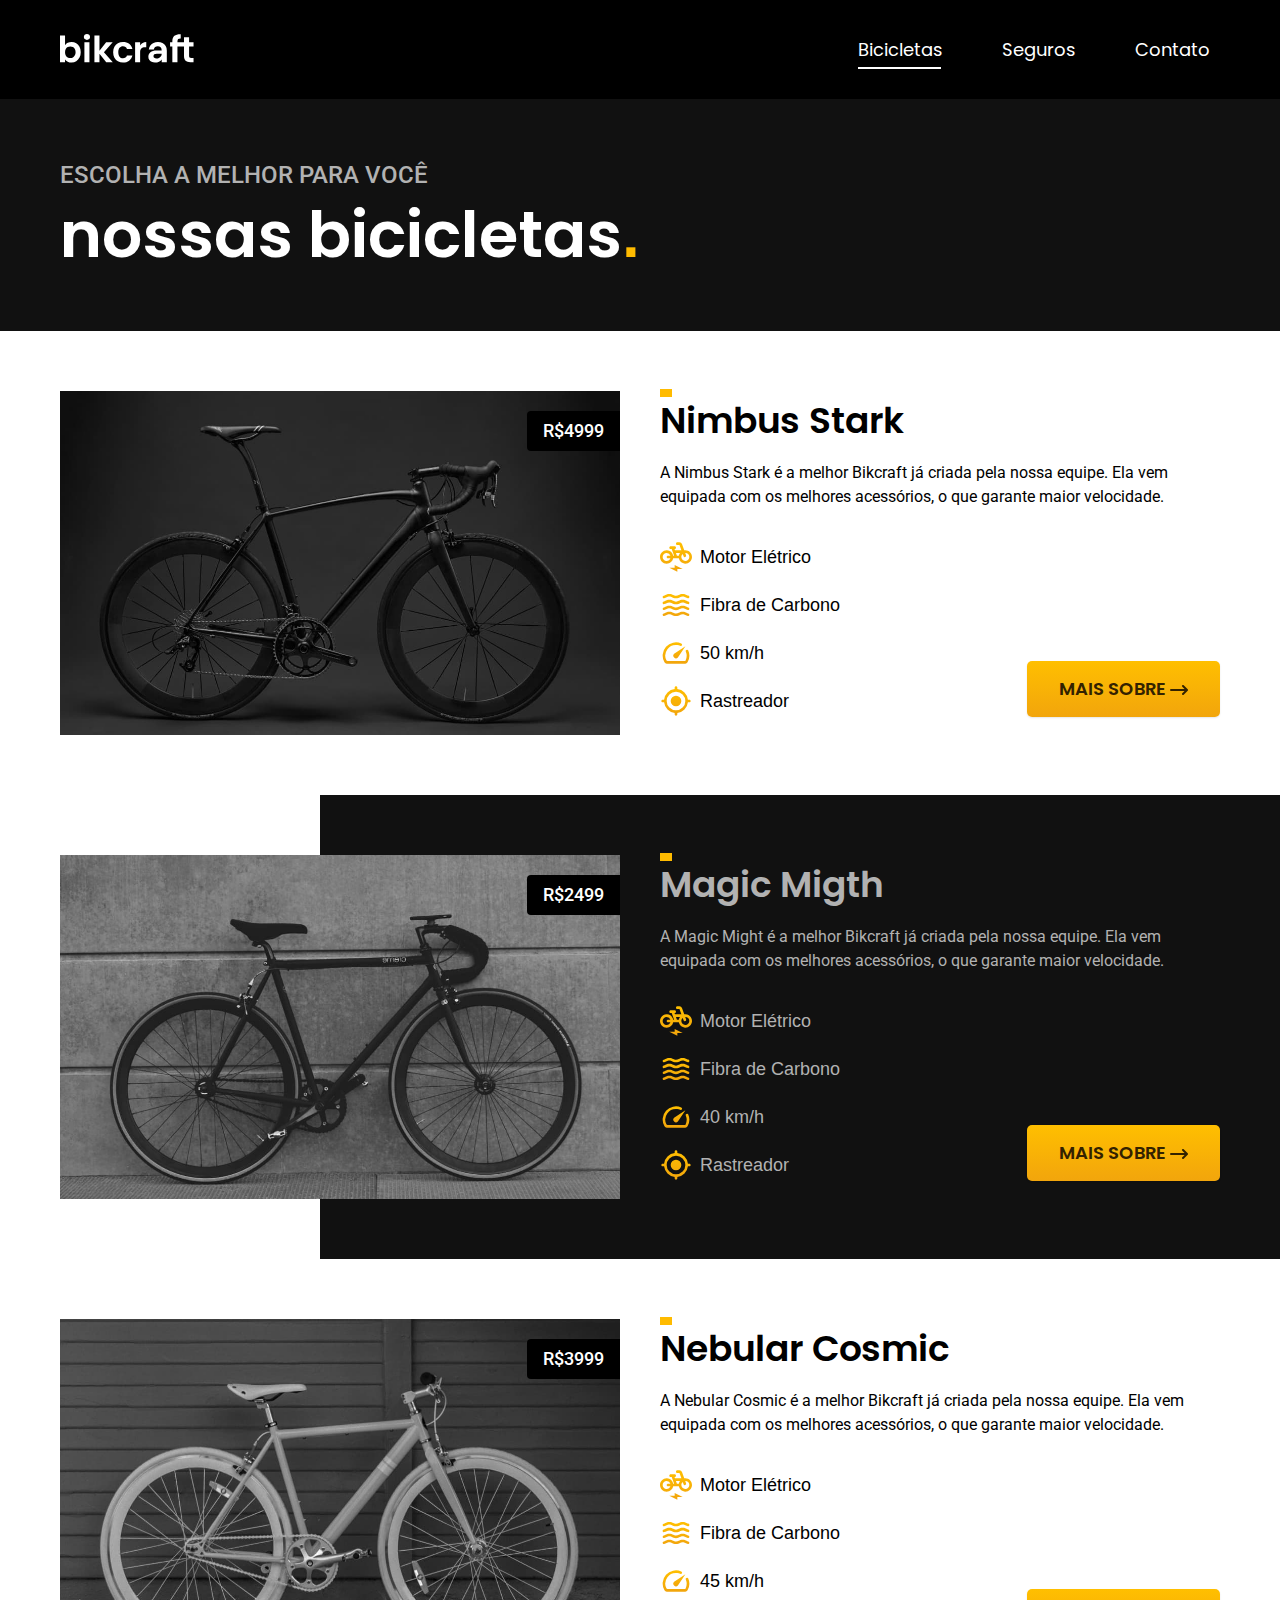
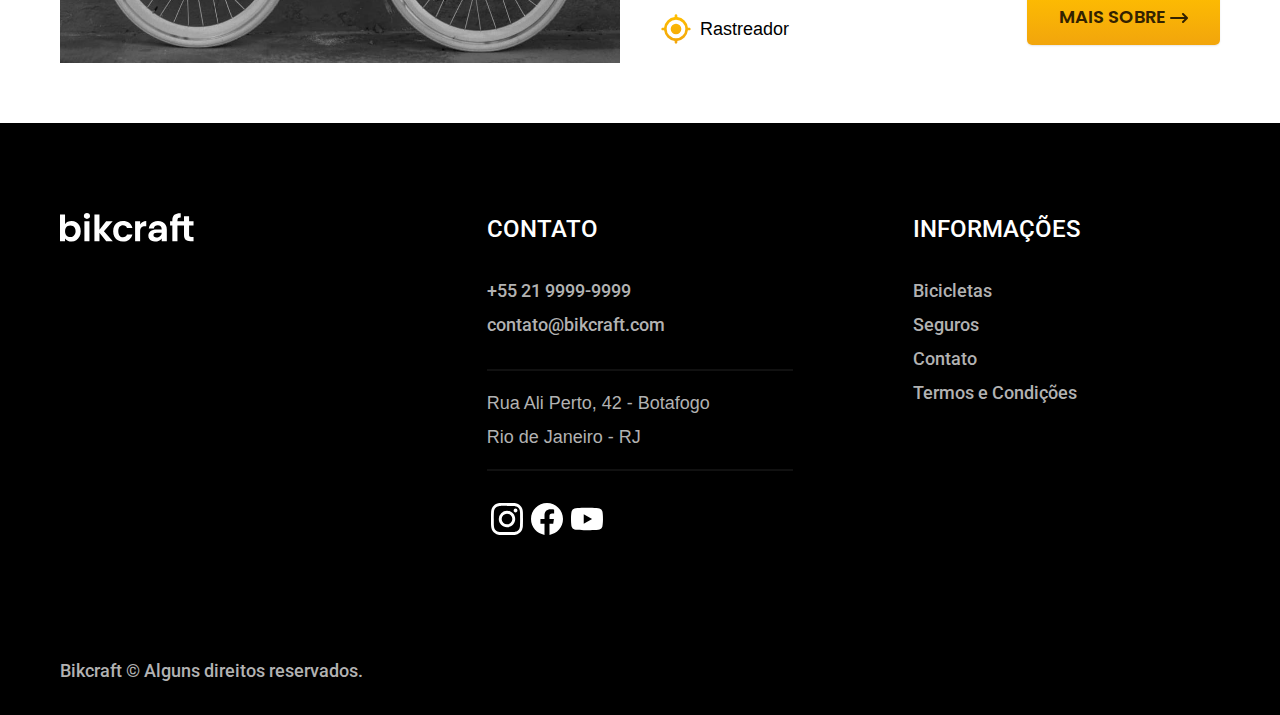
<file: bicicletas.html>
<!DOCTYPE html>
<html lang="pt-br">

<head>
  <meta charset="UTF-8">
  <meta http-equiv="X-UA-Compatible" content="IE=edge">
  <meta name="viewport" content="width=device-width, initial-scale=1.0">
  <meta name="description" content="Nessa pagina você todos os modelos de bicicletas prontas que nos oferecemos">
  <meta name="author" content="Luís Felipe Estevam">
  <link rel="shortcut icon" href="./img/favicon.svg" type="image/svg+xml" width="32" height="32">
  <link rel="preconnect" href="https://fonts.googleapis.com">
  <link rel="preconnect" href="https://fonts.gstatic.com" crossorigin>
  <link href="https://fonts.googleapis.com/css2?family=Poppins:wght@400;600&family=Roboto:wght@400;500&display=swap" rel="stylesheet">
  <link rel="preload" href="./estilos-gerais/style.css" as="style">
  <link rel="stylesheet" href="./estilos-gerais/style.css">
  <title>Bicicletas / Bikcraft</title>
  <script>document.documentElement.classList.add("js");</script>
</head>

<body>
  <header class=" header c12-b">
    <div class="header-conteiner conteiner-base">
      <a href="./index.html"><img src="./img/bikcraft.svg" alt="bicicleta nimbus"></a>
      <nav aria-label="primaria">
        <ul class="header-menu" id="header-menu">
          <li><a href="./bicicletas.html" class="header-links w">Bicicletas</a></li>
          <li><a href="./seguros-page.html" class="header-links w">Seguros</a></li>
          <li><a href="./contato.html" class="header-links w">Contato</a></li>
        </ul>
      </nav>
    </div>
  </header>
  <main>
    <section class="titulo-termos c11-b" aria-label="titulo da pagina">
      <div class="conteiner-termos conteiner-base">
        <div class="titulo-page">
          <p class="c5">ESCOLHA A MELHOR PARA VOCÊ</p>
          <h1 class="w font-1-xxl">nossas bicicletas<span class="ponto p1">.</span></h1>
        </div>
      </div>
    </section>
    <article class="nimbus-stark">
      <div class="conteiner-bikes conteiner-base fadeInLeft" data-anime="200">
        <div class="bike-foto">
          <img src="./img/bicicletas/nimbus.jpg" alt="Nimbus Stark">
          <span class="preco font-2-m">R$4999</span>
        </div>
        <div class="content-bikes">
          <div class="texto-bike">
            <h2 class="font-1-xl">Nimbus Stark</h2>
            <p class="font-2-s">A Nimbus Stark é a melhor Bikcraft já criada pela nossa equipe. Ela vem equipada com os melhores acessórios, o que garante maior velocidade.</p>
          </div>
          <div class="vantagens">
            <ul class="lista-vatagens">
              <li><img src="./img/icones/eletrica.svg" alt="">Motor Elétrico</li>
              <li><img src="./img/icones/carbono.svg" alt="">Fibra de Carbono</li>
              <li><img src="./img/icones/velocidade.svg" alt="">50 km/h</li>
              <li><img src="./img/icones/rastreador.svg" alt="">Rastreador</li>
            </ul>
            <div class="link-bike">
              <a href="./bicicletas/nimbus.html" class="p5 font-1-m-b">MAIS SOBRE <img src="./img/icones/seta.svg" alt=""></a>
            </div>
          </div>
        </div>
      </div>
      </div>
    </article>
    <article class="magic-might">
      <div class="conteiner-bikes conteiner-base fadeInRight" data-anime="200">
        <div class="bike-foto">
          <img src="./img/bicicletas/magic.jpg" alt="Magic Might">
          <span class="preco font-2-m">R$2499</span>
        </div>
        <div class="content-bikes">
          <div class="texto-bike c5">
            <h2 class="font-1-xl">Magic Migth</h2>
            <p class="font-2-s">A Magic Might é a melhor Bikcraft já criada pela nossa equipe. Ela vem equipada com os melhores acessórios, o que garante maior velocidade.</p>
          </div>
          <div class="vantagens">
            <ul class="lista-vatagens c5">
              <li><img src="./img/icones/eletrica.svg" alt="">Motor Elétrico</li>
              <li><img src="./img/icones/carbono.svg" alt="">Fibra de Carbono</li>
              <li><img src="./img/icones/velocidade.svg" alt="">40 km/h</li>
              <li><img src="./img/icones/rastreador.svg" alt="">Rastreador</li>
            </ul>
            <div class="link-bike">
              <a href="./bicicletas/magic.html" class="p5 font-1-m-b">MAIS SOBRE <img src="./img/icones/seta.svg" alt=""></a>
            </div>
          </div>
        </div>
      </div>
      </div>
    </article>
    <article class="nebular-cosmic">
      <div class="conteiner-bikes conteiner-base fadeInLeft" data-anime="200">
        <div class="bike-foto">
          <img src="./img/bicicletas/nebula.jpg" alt="Nebula Cosmic">
          <span class="preco font-2-m">R$3999</span>
        </div>
        <div class="content-bikes">
          <div class="texto-bike">
            <h2 class="font-1-xl">Nebular Cosmic</h2>
            <p class="font-2-s">A Nebular Cosmic é a melhor Bikcraft já criada pela nossa equipe. Ela vem equipada com os melhores acessórios, o que garante maior velocidade.</p>
          </div>
          <div class="vantagens">
            <ul class="lista-vatagens">
              <li><img src="./img/icones/eletrica.svg" alt="">Motor Elétrico</li>
              <li><img src="./img/icones/carbono.svg" alt="">Fibra de Carbono</li>
              <li><img src="./img/icones/velocidade.svg" alt="">45 km/h</li>
              <li><img src="./img/icones/rastreador.svg" alt="">Rastreador</li>
            </ul>
            <div class="link-bike">
              <a href="./bicicletas/nebular.html" class="p5 font-1-m-b">MAIS SOBRE <img src="./img/icones/seta.svg" alt=""></a>
            </div>
          </div>
        </div>
      </div>
      </div>
    </article>
  </main>
  <footer class="footer">
    <div class="conteiner-footer conteiner-base">
      <div class="titulo-footer">
        <a href="./index.html"><img src="./img/bikcraft.svg" alt="bicicleta nimbus"></a>
      </div>
      <div class="contatos w">
        <h3 class="font-2-l-b">CONTATO</h3>
        <address class="contato">
          <a href="tel:+55 21 9999-9999" class="c5 font-2-m">+55 21 9999-9999</a>
          <a href="mailto:contato@bikcraft.com" class="c5 font-2-m">contato@bikcraft.com</a>
        </address>
        <div class="endereco c5 font-2-m">
          <p>Rua Ali Perto, 42 - Botafogo</p>
          <p>Rio de Janeiro - RJ</p>
        </div>
        <div class="social">
          <a href="#" title="instagram"><img src="./img/redes/instagram.svg" alt=""></a>
          <a href="#" title="facebook"><img src="./img/redes/facebook.svg" alt=""></a>
          <a href="#" title="youtube"><img src="./img/redes/youtube.svg" alt=""></a>
        </div>
      </div>
      <div class="informacoes">
        <h3 class="w font-2-l-b">INFORMAÇÕES</h3>
        <ul>
          <li><a href="./bicicletas.html" class="c5 font-2-m">Bicicletas</a></li>
          <li><a href="./seguros-page.html" class="c5 font-2-m">Seguros</a></li>
          <li><a href="./contato.html" class="c5 font-2-m">Contato</a></li>
          <li><a href="./termos.html" class="c5 font-2-m">Termos e Condições</a></li>
        </ul>
      </div>
      <div class="copyrigth">
        <p class="c5 font-2-m">Bikcraft © Alguns direitos reservados.</p>
      </div>
    </div>
  </footer>
  <script src="./script/plugins/plugins.js"></script>
  <script src="./script/script.js"></script>
</body>

</html>
</file>
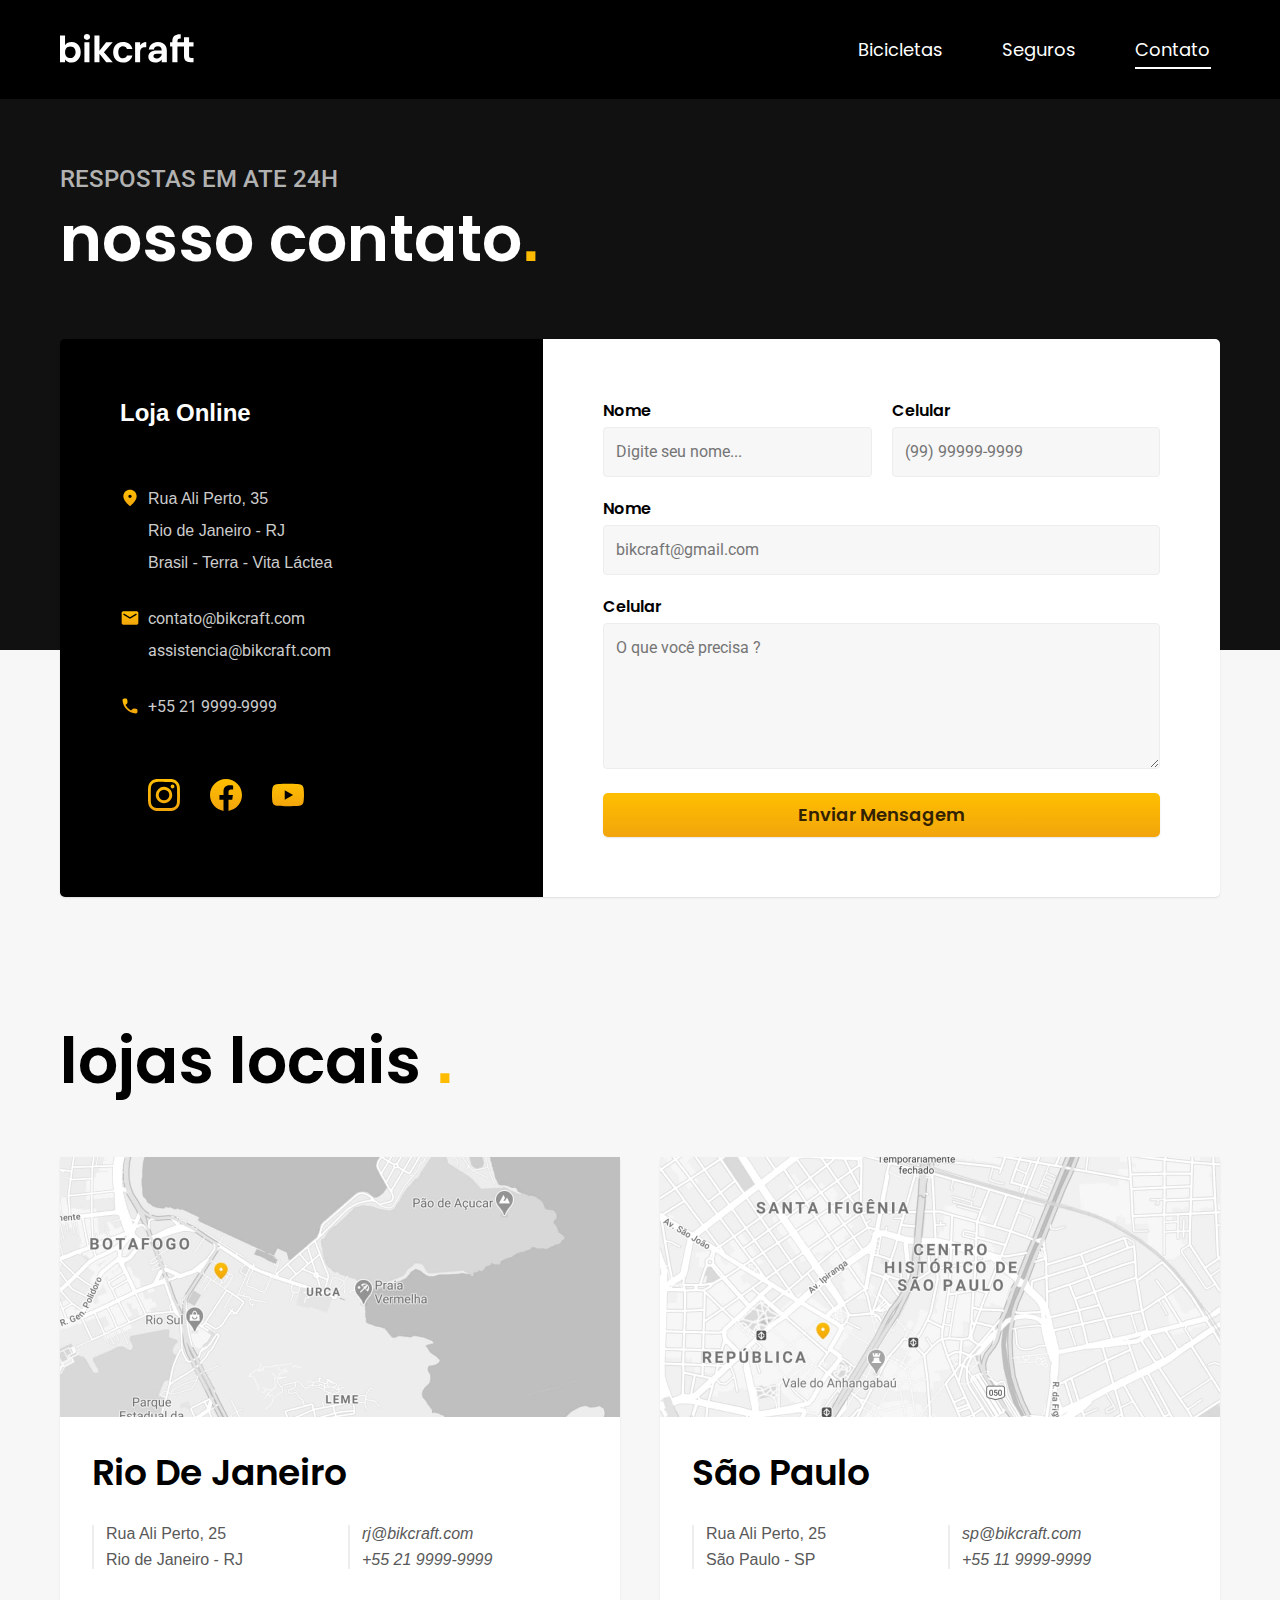
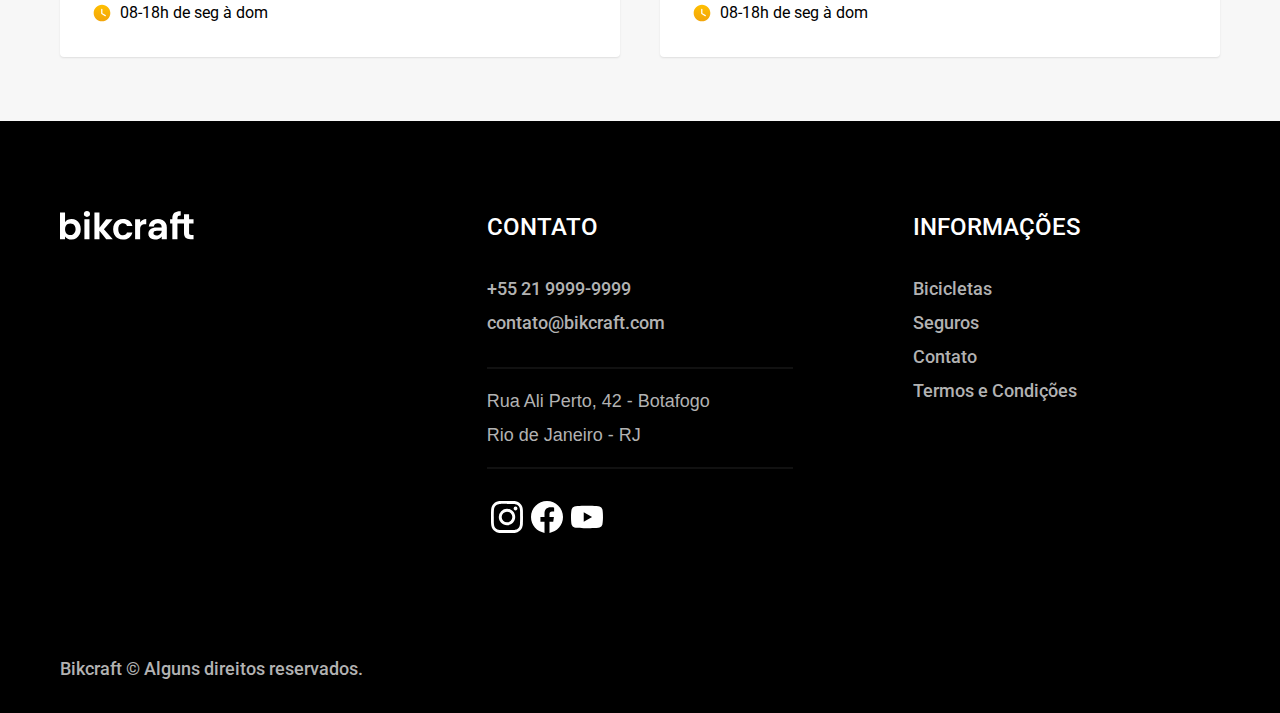
<file: contato.html>
<!DOCTYPE html>
<html lang="pt-br">

<head>
  <meta charset="UTF-8">
  <meta http-equiv="X-UA-Compatible" content="IE=edge">
  <meta name="viewport" content="width=device-width, initial-scale=1.0">
  <meta name="description" content="Entre em contato conoco e tire suas duvidas">
  <meta name="author" content="Luís Felipe Estevam">
  <link rel="shortcut icon" href="./img/favicon.svg" type="image/svg+xml" width="32" height="32">
  <link rel="preconnect" href="https://fonts.googleapis.com">
  <link rel="preconnect" href="https://fonts.gstatic.com" crossorigin>
  <link href="https://fonts.googleapis.com/css2?family=Poppins:wght@400;600&family=Roboto:wght@400;500&display=swap" rel="stylesheet">
  <link rel="preload" href="./estilos-gerais/style.css" as="style">
  <link rel="stylesheet" href="./estilos-gerais/style.css">
  <title>Contatos / Bikcraft</title>
  <script>document.documentElement.classList.add("js");</script>
</head>

<body class="body">
  <header class="header c12-b">
    <div class="header-conteiner conteiner-base">
      <a href="./index.html"><img src="./img/bikcraft.svg" alt="home"></a>
      <nav aria-label="primaria">
        <ul class="header-menu" id="header-menu">
          <li><a href="./bicicletas.html" class="header-links w">Bicicletas</a></li>
          <li><a href="./seguros-page.html" class="header-links w">Seguros</a></li>
          <li><a href="./contato.html" class="header-links w">Contato</a></li>
        </ul>
      </nav>
    </div>
  </header>
  <main>
    <section class="titulo-contatos c11-b" aria-label="titulo da pagina">
      <div class="conteiner-contatos conteiner-base">
        <div class="titulo-page">
          <p class="c5">RESPOSTAS EM ATE 24H</p>
          <h1 class="w font-1-xxl">nosso contato<span class="ponto p1">.</span></h1>
        </div>
    </section>
    <section class="info-contato" aria-label="contato-informações">
      <div class="contato-grid conteiner-base">
        <div class="info-contatos">
          <h2 class="w">Loja Online</h2>
          <div class="contato-endereco font-2-s c4">
            <p>Rua Ali Perto, 35</p>
            <p>Rio de Janeiro - RJ</p>
            <p>Brasil - Terra - Vita Láctea</p>
          </div>
          <address class="contato-meios">
            <a href="mailto:contato@bikcraft.com" class="font-2-s c4">contato@bikcraft.com</a>
            <a href="mailto:assistencia@bikcraft.com" class="font-2-s c4">assistencia@bikcraft.com</a>
            <a href="tel:+55 21 9999-9999" class="font-2-s c4">+55 21 9999-9999</a>
          </address>
          <div class="social-contato">
            <a href="#" title="instagram"><img src="../img/redes/instagram-p.svg" alt=""></a>
            <a href="#" title="facebook"><img src="../img/redes/facebook-p.svg" alt=""></a>
            <a href="#" title="youtube"><img src="../img/redes/youtube-p.svg" alt=""></a>
          </div>
        </div>
        <div class="formulario">
          <form action="./contato.html" class="form">
            <div class="nome">
              <label for="nome">Nome</label>
              <input type="text" id="nome" name="nome" placeholder="Digite seu nome...">
            </div>
            <div class="telefone">
              <label for="telefone">Celular</label>
              <input type="text" id="telefone" name="telefone" placeholder="(99) 99999-9999">
            </div>
            <div class="email col2">
              <label for="email">Nome</label>
              <input type="email" id="email" name="email" placeholder="bikcraft@gmail.com" required>
            </div>
            <div class="mensagem col2">
              <label for="mensagem">Celular</label>
              <textarea rows="5" id="mensagem" name="mensagem" placeholder="O que você precisa ?"></textarea>
            </div>
            <button class="btn-enviar p5 font-1-m-b col2" type="submit">Enviar Mensagem</button>
          </form>
        </div>
      </div>
    </section>
    <article class="lojas conteiner-base">
      <h2 class="font-1-xxl c12">lojas locais <span class="ponto p1">.</span></h2>
      <div class="loja-card">
        <img src="./img/lojas/rj.jpg" alt="mapa marcando o endereço em Rua Ali Perto, 25 - RJ">
        <div class="lojas-conteudos">
          <h3 class="font-1-xl">Rio De Janeiro</h3>
          <div class="lojas-dados">
            <p class="c8">Rua Ali Perto, 25</p>
            <p class="c8">Rio de Janeiro - RJ</p>
          </div>
          <address class="lojas-dados">
            <a href="mailto:rj@bikcraft.com" class="c8">rj@bikcraft.com</a>
            <a href="tel:+55 21 9999-9999" class="c8">+55 21 9999-9999</a>
          </address>
          <p class="atendimento font-2-s"><img src="./img/icones/horario.svg" alt=""> 08-18h de seg à dom</p>
        </div>
      </div>
      <div class="loja-card">
        <img src="./img/lojas/sp.jpg" alt="mapa marcando o endereço em Rua Ali Perto, 25 - SP">
        <div class="lojas-conteudos">
          <h3 class="font-1-xl">São Paulo</h3>
          <div class="lojas-dados">
            <p class="c8">Rua Ali Perto, 25</p>
            <p class="c8">São Paulo - SP</p>
          </div>
          <address class="lojas-dados">
            <a href="mailto:sp@bikcraft.com" class="c8">sp@bikcraft.com</a>
            <a href="tel:+55 11 9999-9999 class=" class="c8">+55 11 9999-9999</a>
          </address>
          <p class="atendimento font-2-s"><img src="../img/icones/horario.svg" alt=""> 08-18h de seg à dom</p>
        </div>
      </div>
    </article>
  </main>
  <footer class="footer">
    <div class="conteiner-footer conteiner-base">
      <div class="titulo-footer">
        <a href="./index.html"><img src="./img/bikcraft.svg" alt="bicicleta nimbus"></a>
      </div>
      <div class="contatos w">
        <h3 class="font-2-l-b">CONTATO</h3>
        <address class="contato">
          <a href="tel:+55 21 9999-9999" class="c5 font-2-m">+55 21 9999-9999</a>
          <a href="mailto:contato@bikcraft.com" class="c5 font-2-m">contato@bikcraft.com</a>
        </address>
        <div class="endereco c5 font-2-m">
          <p>Rua Ali Perto, 42 - Botafogo</p>
          <p>Rio de Janeiro - RJ</p>
        </div>
        <div class="social">
          <a href="#" title="instagram"><img src="./img/redes/instagram.svg" alt=""></a>
          <a href="#" title="facebook"><img src="./img/redes/facebook.svg" alt=""></a>
          <a href="#" title="youtube"><img src="./img/redes/youtube.svg" alt=""></a>
        </div>
      </div>
      <div class="informacoes">
        <h3 class="w font-2-l-b">INFORMAÇÕES</h3>
        <ul>
          <li><a href="./bicicletas.html" class="c5 font-2-m">Bicicletas</a></li>
          <li><a href="./seguros-page.html" class="c5 font-2-m">Seguros</a></li>
          <li><a href="./contato.html" class="c5 font-2-m">Contato</a></li>
          <li><a href="./termos.html" class="c5 font-2-m">Termos e Condições</a></li>
        </ul>
      </div>
      <div class="copyrigth">
        <p class="c5 font-2-m">Bikcraft © Alguns direitos reservados.</p>
      </div>
    </div>
  </footer>
  <script src="./script/script.js"></script>
</body>

</html>
</file>
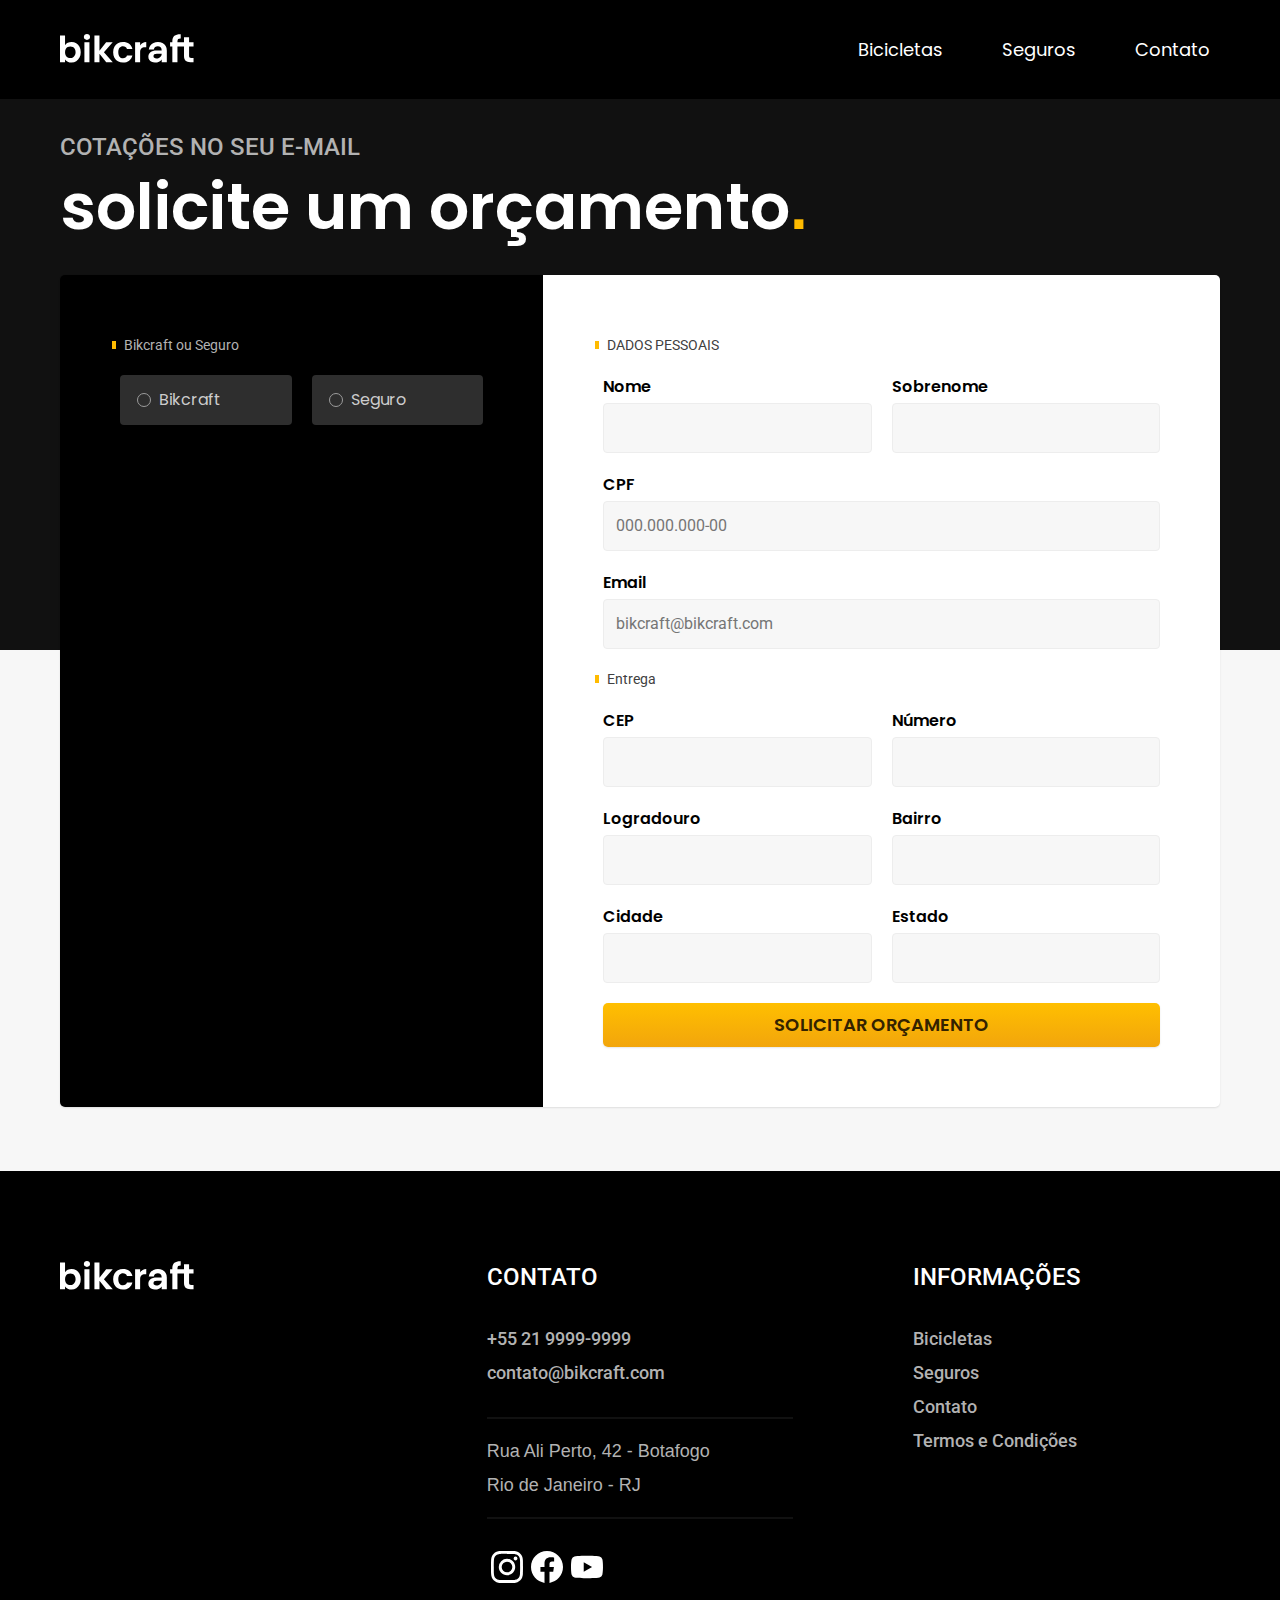
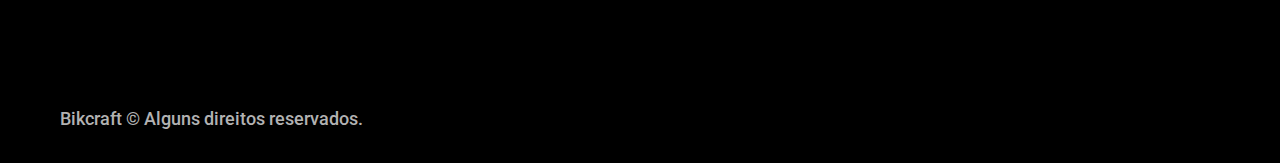
<file: orcamento.html>
<!DOCTYPE html>
<html lang="pt-br">

<head>
  <meta charset="UTF-8">
  <meta http-equiv="X-UA-Compatible" content="IE=edge">
  <meta name="viewport" content="width=device-width, initial-scale=1.0">
  <meta name="description" content="Faça seu orçamento e garanta a sua bikcraft">
  <meta name="author" content="Luís Felipe Estevam">
  <link rel="shortcut icon" href="./img/favicon.svg" type="image/svg+xml" width="32" height="32">
  <link rel="preconnect" href="https://fonts.googleapis.com">
  <link rel="preconnect" href="https://fonts.gstatic.com" crossorigin>
  <link href="https://fonts.googleapis.com/css2?family=Poppins:wght@400;600&family=Roboto:wght@400;500&display=swap" rel="stylesheet">
  <link rel="preload" href="./estilos-gerais/style.css" as="style">
  <link rel="stylesheet" href="./estilos-gerais/style.css">
  <title>Orçamento / Bikcraft</title>
  <script>document.documentElement.classList.add("js");</script>
</head>

<body id="orcamento">
  <header class="header c12-b">
    <div class="header-conteiner conteiner-base">
      <a href="./index.html"><img src="./img/bikcraft.svg" alt="bicicleta nimbus"></a>
      <nav aria-label="primaria">
        <ul class="header-menu" id="header-menu">
          <li><a href="./bicicletas.html" class="header-links w">Bicicletas</a></li>
          <li><a href="./seguros-page.html" class="header-links w">Seguros</a></li>
          <li><a href="./contato.html" class="header-links w">Contato</a></li>
        </ul>
      </nav>
    </div>
  </header>
  <main>
    <section class="titulo-orcamento c11-b" aria-label="orçamento">
      <div class="conteiner-orcamento conteiner-base">
        <div class="titulo-page">
          <p class="c5">COTAÇÕES NO SEU E-MAIL</p>
          <h1 class="w font-1-xxl">solicite um orçamento<span class="ponto p1">.</span></h1>
        </div>
      </div>
    </section>
    <section class="formularios-orcamento">
      <form class="orcamento conteiner-base" action="./">
        <div class="orcamento-produto">
          <h2 class="font-1-xs c5">Bikcraft ou Seguro</h2>

          <input type="radio" name="tipo" value="bikecraft" id="bikcraft">
          <label for="bikcraft">Bikcraft</label>

          <input type="radio" name="tipo" value="seguro" id="seguro">
          <label for="seguro">Seguro</label>

          <div class="orcamento-conteudo aparecer" id="orcamento-bikcraft">
            <h2 class="font-1-xs w">Escolha a sua (BIKCRAFT)</h2>

            <input type="radio" name="produto" value="nimbus" id="nimbus">
            <label for="nimbus">Numbus Stark <span>R$4999</span></label>
            <div class="orcamento-detalhes">
              <ul class="font-1-xs c8">
                <li><img src="./img/icones/eletrica.svg" alt="">Motor Elétrico</li>
                <li><img src="./img/icones/velocidade.svg" alt="">50 km/h</li>
                <li><img src="./img/icones/carbono.svg" alt="">Fibra de Carbono</li>
                <li><img src="./img/icones/rastreador.svg" alt="">Rastreador</li>
              </ul>
              <img src="./img/bicicletas/nimbus.jpg" alt="Bicicleta Preta">
            </div>
            <input type="radio" name="produto" value="magic" id="magic">
            <label for="magic">Magic Migth <span>R$2499</span></label>
            <div class="orcamento-detalhes">
              <ul class="font-1-xs c8">
                <li><img src="./img/icones/eletrica.svg" alt="">Motor Elétrico</li>
                <li><img src="./img/icones/velocidade.svg" alt="">40 km/h</li>
                <li><img src="./img/icones/carbono.svg" alt="">Fibra de Carbono</li>
                <li><img src="./img/icones/rastreador.svg" alt="">Rastreador</li>
              </ul>
              <img src="./img/bicicletas/magic.jpg" alt="Bicicleta Preta">
            </div>
            <input type="radio" name="produto" value="nebula" id="nebula">
            <label for="nebula">Nebula Cosmic <span>R$3999</span></label>
            <div class="orcamento-detalhes">
              <ul class="font-1-xs c8">
                <li><img src="./img/icones/eletrica.svg" alt="">Motor Elétrico</li>
                <li><img src="./img/icones/velocidade.svg" alt="">45 km/h</li>
                <li><img src="./img/icones/carbono.svg" alt="">Fibra de Carbono</li>
                <li><img src="./img/icones/rastreador.svg" alt="">Rastreador</li>
              </ul>
              <img src="./img/bicicletas/nebula.jpg" alt="Bicicleta Branca">
            </div>
          </div>

          <div class="orcamento-conteudo" id="orcamento-seguros">
            <h2 class="font-1-xs w">Escolha o Plano</h2>

            <input type="radio" name="produto" value="prata" id="prata">
            <label for="prata">Prata <span>R$199 / mês</span></label>

            <input type="radio" name="produto" value="ouro" id="ouro">
            <label for="ouro">Ouro <span>R$299 / mês</span></label>
          </div>
        </div>

        <div class="orcamento-dados form">
          <h2 class="font-1-xs c9 col2">DADOS PESSOAIS</h2>
          <div class="nome">
            <label for="nome">Nome</label>
            <input type="text" id="nome" name="nome">
          </div>
          <div class="sobrenome">
            <label for="sobrenome">Sobrenome</label>
            <input type="text" id="sobrenome" name="sobrenome">
          </div>
          <div class="cpf col2">
            <label for="cpf">CPF</label>
            <input type="text" id="cpf" name="cpf" placeholder="000.000.000-00">
          </div>
          <div class="email col2">
            <label for="email">Email</label>
            <input type="email" id="email" name="email" placeholder="bikcraft@bikcraft.com" required>
          </div>
          <h2 class="font-1-xs c9 col2">Entrega</h2>
          <div class="cep">
            <label for="cep">CEP</label>
            <input type="text" id="cep" name="cep">
          </div>
          <div class="numero">
            <label for="numero">Número</label>
            <input type="text" id="numero" name="numero">
          </div>
          <div class="logradouro">
            <label for="logradouro">Logradouro</label>
            <input type="text" id="logradouro" name="logradouro">
          </div>
          <div class="bairro">
            <label for="bairro">Bairro</label>
            <input type="text" id="bairro" name="bairro">
          </div>
          <div class="cidade">
            <label for="cidade">Cidade</label>
            <input type="text" id="cidade" name="cidade">
          </div>
          <div class="estado">
            <label for="estado">Estado</label>
            <input type="text" id="estado" name="estado">
          </div>
          <button class="btn-enviar p5 font-1-m-b col2" type="submit">SOLICITAR ORÇAMENTO</button>
        </div>
      </form>
      </div>
    </section>
  </main>
  <footer class="footer">
    <div class="conteiner-footer conteiner-base">
      <div class="titulo-footer">
        <a href="./index.html"><img src="./img/bikcraft.svg" alt="bicicleta nimbus"></a>
      </div>
      <div class="contatos w">
        <h3 class="font-2-l-b">CONTATO</h3>
        <address class="contato">
          <a href="tel:+55 21 9999-9999" class="c5 font-2-m">+55 21 9999-9999</a>
          <a href="mailto:contato@bikcraft.com" class="c5 font-2-m">contato@bikcraft.com</a>
        </address>
        <div class="endereco c5 font-2-m">
          <p>Rua Ali Perto, 42 - Botafogo</p>
          <p>Rio de Janeiro - RJ</p>
        </div>
        <div class="social">
          <a href="#" title="instagram"><img src="./img/redes/instagram.svg" alt=""></a>
          <a href="#" title="facebook"><img src="./img/redes/facebook.svg" alt=""></a>
          <a href="#" title="youtube"><img src="./img/redes/youtube.svg" alt=""></a>
        </div>
      </div>
      <div class="informacoes">
        <h3 class="w font-2-l-b">INFORMAÇÕES</h3>
        <ul>
          <li><a href="./bicicletas.html" class="c5 font-2-m">Bicicletas</a></li>
          <li><a href="./seguros-page.html" class="c5 font-2-m">Seguros</a></li>
          <li><a href="./contato.html" class="c5 font-2-m">Contato</a></li>
          <li><a href="./termos.html" class="c5 font-2-m">Termos e Condições</a></li>
        </ul>
      </div>
      <div class="copyrigth">
        <p class="c5 font-2-m">Bikcraft © Alguns direitos reservados.</p>
      </div>
    </div>
  </footer>
  <script src="./script/script.js"></script>
</body>

</html>
</file>
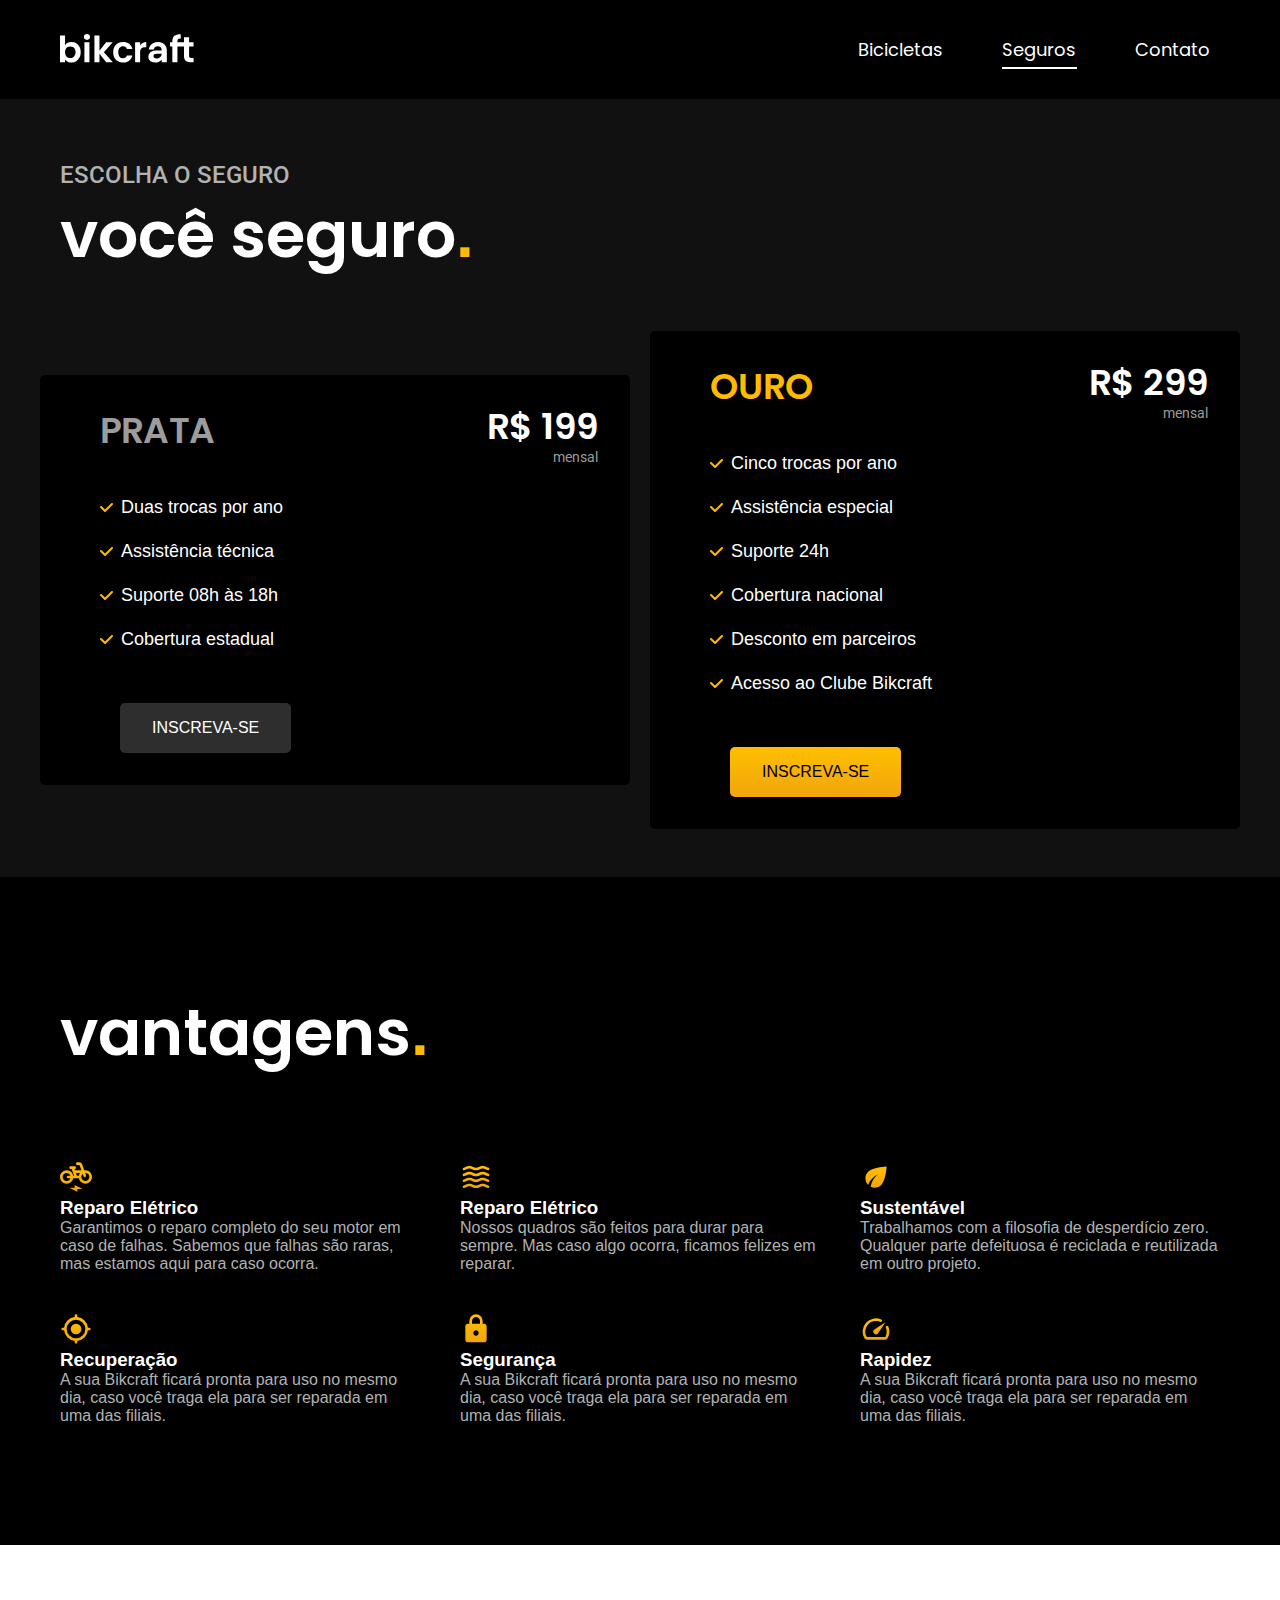
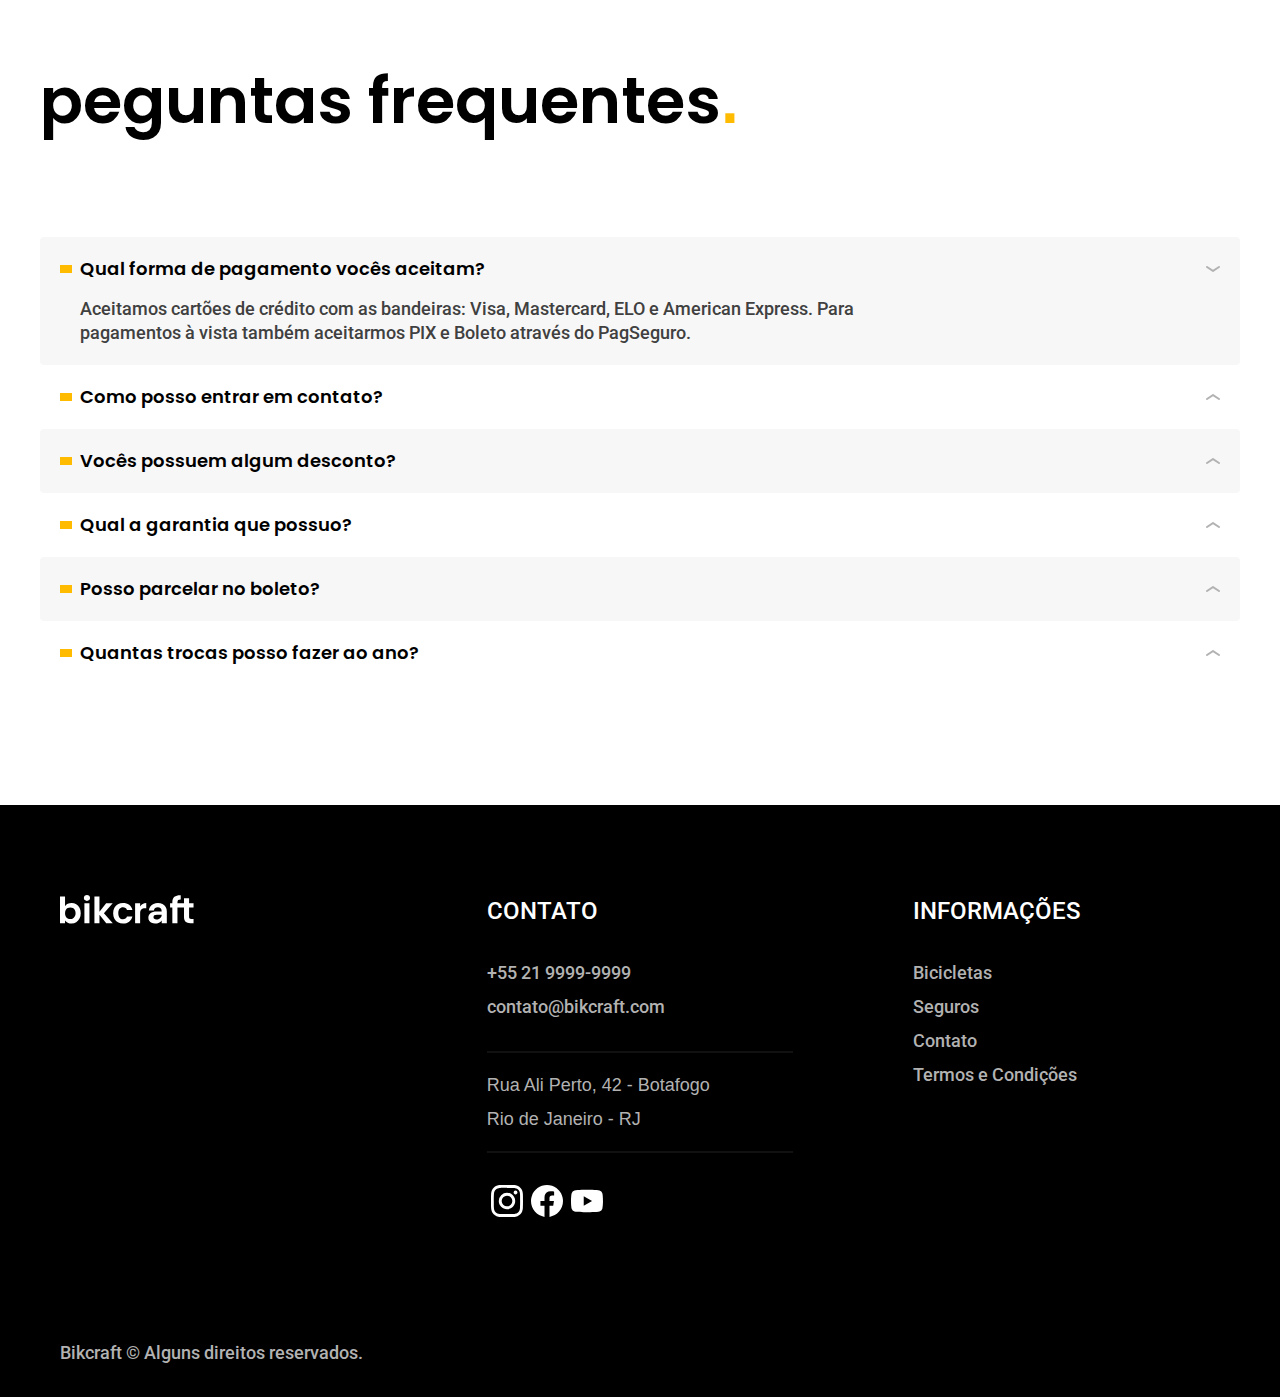
<file: seguros-page.html>
<!DOCTYPE html>
<html lang="pt-br">

<head>
  <meta charset="UTF-8">
  <meta http-equiv="X-UA-Compatible" content="IE=edge">
  <meta name="viewport" content="width=device-width, initial-scale=1.0">
  <meta name="description" content="As melhores condições para sua segurança">
  <meta name="author" content="Luís Felipe Estevam">
  <link rel="shortcut icon" href="./img/favicon.svg" type="image/svg+xml" width="32" height="32">
  <link rel="preconnect" href="https://fonts.googleapis.com">
  <link rel="preconnect" href="https://fonts.gstatic.com" crossorigin>
  <link href="https://fonts.googleapis.com/css2?family=Poppins:wght@400;600&family=Roboto:wght@400;500&display=swap" rel="stylesheet">
  <link rel="preload" href="./estilos-gerais/style.css" as="style">
  <link rel="stylesheet" href="./estilos-gerais/style.css">
  <title>Seguros / Bikcraft</title>
  <script>document.documentElement.classList.add("js");</script>
</head>

<body>
  <header class="header c12-b">
    <div class="header-conteiner conteiner-base">
      <a href="./index.html"><img src="./img/bikcraft.svg" alt="logo marca" width="136" height="32"></a>
      <nav aria-label="primaria">
        <ul class="header-menu" id="header-menu">
          <li><a href="./bicicletas.html" class="header-links w">Bicicletas</a></li>
          <li><a href="./seguros-page.html" class="header-links w">Seguros</a></li>
          <li><a href="./contato.html" class="header-links w">Contato</a></li>
        </ul>
      </nav>
    </div>
  </header>
  <main>
    <section class="titulo-seguros c11-b" aria-label="titulo da pagina">
      <div class="conteiner-termos conteiner-base">
        <div class="titulo-page">
          <p class="c5">ESCOLHA O SEGURO</p>
          <h1 class="w font-1-xxl">você seguro<span class="ponto p1">.</span></h1>
        </div>
      </div>
    </section>
    <section class="seguros seguros-page" aria-label="seguros">
      <div class="conteiner-seguros conteiner-base">
        <div class="card c12-b">
          <h3 class="font-1-p c6">PRATA</h3>
          <span class="font-1-xl w">R$ 199<span class="font-1-xs c6">mensal</span></span>
          <ul class="lista-vantagens">
            <li class="font-2-m w fadeInLeft" data-anime="200"><img src="./img/icones/lista.svg" alt="" width="13" height="9">
              <p>Duas trocas por ano</p>
            </li>
            <li class="font-2-m w fadeInLeft" data-anime="200"><img src="./img/icones/lista.svg" alt="" width="13" height="9">
              <p>Assistência técnica</p>
            </li>
            <li class="font-2-m w fadeInLeft" data-anime="200"><img src="./img/icones/lista.svg" alt="" width="13" height="9">
              <p>Suporte 08h às 18h</p>
            </li>
            <li class="font-2-m w fadeInLeft" data-anime="200"><img src="./img/icones/lista.svg" alt="" width="13" height="9">
              <p>Cobertura estadual</p>
            </li>
          </ul>
          <a href="./orcamento.html?tipo=seguro&produto=prata" class="c10-b w">INSCREVA-SE</a>
        </div>
        <div class="card c12-b">
          <h3 class="font-1-p p1">OURO</h3>
          <span class="font-1-xl w">R$ 299<span class="font-1-xs c6">mensal</span></span>
          <ul class="lista-vantagens">
            <li class="font-2-m w fadeInLeft" data-anime="200"><img src="./img/icones/lista.svg" alt="" width="13" height="9">
              <p>Cinco trocas por ano</p>
            </li>
            <li class="font-2-m w fadeInLeft" data-anime="200"><img src="./img/icones/lista.svg" alt="" width="13" height="9">
              <p>Assistência especial</p>
            </li>
            <li class="font-2-m w fadeInLeft" data-anime="200"><img src="./img/icones/lista.svg" alt="" width="13" height="9">
              <p>Suporte 24h</p>
            </li>
            <li class="font-2-m w fadeInLeft" data-anime="200"><img src="./img/icones/lista.svg" alt="" width="13" height="9">
              <p>Cobertura nacional</p>
            </li>
            <li class="font-2-m w fadeInLeft" data-anime="200"><img src="./img/icones/lista.svg" alt="" width="13" height="9">
              <p>Desconto em parceiros</p>
            </li>
            <li class="font-2-m w fadeInLeft" data-anime="200"><img src="./img/icones/lista.svg" alt="" width="13" height="9">
              <p>Acesso ao Clube Bikcraft</p>
            </li>
          </ul>
          <a href="./orcamento.html?tipo=seguro&produto=ouro" class="ouro c12">INSCREVA-SE</a>
        </div>
      </div>
    </section>
    <article class="vantagens-seguros-page c12-b">
      <div class="conteiner-seguros-page conteiner-base">
        <h2 class="w font-1-xxl titulo-seguro">vantagens<span class="ponto p1">.</span></h2>
        <div class="cards-seguro">
          <ul class="lista-cards">
            <li>
              <div class="card-seguro-page">
                <img src="./img/icones/eletrica.svg" alt="">
                <h3 class="w">Reparo Elétrico</h3>
                <p class="c5">Garantimos o reparo completo do seu motor em caso de falhas. Sabemos que falhas são raras, mas estamos aqui para caso ocorra.</p>
              </div>
            </li>
            <li>
              <div class="card-seguro-page">
                <img src="./img/icones/carbono.svg" alt="">
                <h3 class="w">Reparo Elétrico</h3>
                <p class="c5">Nossos quadros são feitos para durar para sempre. Mas caso algo ocorra, ficamos felizes em reparar.</p>
              </div>
            </li>
            <li>
              <div class="card-seguro-page">
                <img src="./img/icones/sustentavel.svg" alt="">
                <h3 class="w">Sustentável</h3>
                <p class="c5">Trabalhamos com a filosofia de desperdício zero. Qualquer parte defeituosa é reciclada e reutilizada em outro projeto.</p>
              </div>
            </li>
            <li>
              <div class="card-seguro-page">
                <img src="./img/icones/rastreador.svg" alt="">
                <h3 class="w">Recuperação</h3>
                <p class="c5">A sua Bikcraft ficará pronta para uso no mesmo dia, caso você traga ela para ser reparada em uma das filiais.</p>
              </div>
            </li>
            <li>
              <div class="card-seguro-page">
                <img src="./img/icones/seguro.svg" alt="">
                <h3 class="w">Segurança</h3>
                <p class="c5">A sua Bikcraft ficará pronta para uso no mesmo dia, caso você traga ela para ser reparada em uma das filiais.</p>
              </div>
            </li>
            <li>
              <div class="card-seguro-page">
                <img src="./img/icones/velocidade.svg" alt="">
                <h3 class="w">Rapidez</h3>
                <p class="c5">A sua Bikcraft ficará pronta para uso no mesmo dia, caso você traga ela para ser reparada em uma das filiais.</p>
              </div>
            </li>
          </ul>
        </div>
      </div>
    </article>
    <section class="perguntas">
      <div class="conteiner-perguntas conteiner-base">
        <h2 class="c12 font-1-xxl titulo-perguntas">peguntas frequentes<span class="ponto p1">.</span></h2>
        <dl class="cards-perguntas">
          <div class="texto-perguntas">
            <dt><button class="font-1-m-b" aria-expanded="true" aria-controls="pergunta1">Qual forma de pagamento vocês aceitam?</button></dt>
            <dd class="font-2-m c9 ativa" id="pergunta1">Aceitamos cartões de crédito com as bandeiras: Visa, Mastercard, ELO e American Express. Para pagamentos à vista também aceitarmos PIX e Boleto através do PagSeguro.</dd>
          </div>
          <div class="texto-perguntas">
            <dt><button class="font-1-m-b" aria-expanded="false" aria-controls="pergunta2">Como posso entrar em contato?</button></dt>
            <dd class="font-2-m c9" id="pergunta2">Aceitamos cartões de crédito com as bandeiras: Visa, Mastercard, ELO e American Express. Para pagamentos à vista também aceitarmos PIX e Boleto através do PagSeguro.</dd>
          </div>
          <div class="texto-perguntas">
            <dt><button class="font-1-m-b" aria-expanded="false" aria-controls="pergunta3">Vocês possuem algum desconto?</button></dt>
            <dd class="font-2-m c9" id="pergunta3">Aceitamos cartões de crédito com as bandeiras: Visa, Mastercard, ELO e American Express. Para pagamentos à vista também aceitarmos PIX e Boleto através do PagSeguro.</dd>
          </div>
          <div class="texto-perguntas">
            <dt><button class="font-1-m-b" aria-expanded="false" aria-controls="pergunta4">Qual a garantia que possuo?</button></dt>
            <dd class="font-2-m c9" id="pergunta4">Aceitamos cartões de crédito com as bandeiras: Visa, Mastercard, ELO e American Express. Para pagamentos à vista também aceitarmos PIX e Boleto através do PagSeguro.</dd>
          </div>
          <div class="texto-perguntas">
            <dt><button class="font-1-m-b" aria-expanded="false" aria-controls="pergunta5">Posso parcelar no boleto?</button></dt>
            <dd class="font-2-m c9" id="pergunta5">Aceitamos cartões de crédito com as bandeiras: Visa, Mastercard, ELO e American Express. Para pagamentos à vista também aceitarmos PIX e Boleto através do PagSeguro.</dd>
          </div>
          <div class="texto-perguntas">
            <dt><button class="font-1-m-b" aria-expanded="false" aria-controls="pergunta6">Quantas trocas posso fazer ao ano?</button></dt>
            <dd class="font-2-m c9" id="pergunta6">Aceitamos cartões de crédito com as bandeiras: Visa, Mastercard, ELO e American Express. Para pagamentos à vista também aceitarmos PIX e Boleto através do PagSeguro.</dd>
          </div>
        </dl>
      </div>
    </section>
  </main>
  <footer class="footer">
    <div class="conteiner-footer conteiner-base">
      <div class="titulo-footer">
        <a href="./index.html"><img src="./img/bikcraft.svg" alt="bicicleta nimbus"></a>
      </div>
      <div class="contatos w">
        <h3 class="font-2-l-b">CONTATO</h3>
        <address class="contato">
          <a href="tel:+55 21 9999-9999" class="c5 font-2-m">+55 21 9999-9999</a>
          <a href="mailto:contato@bikcraft.com" class="c5 font-2-m">contato@bikcraft.com</a>
        </address>
        <div class="endereco c5 font-2-m">
          <p>Rua Ali Perto, 42 - Botafogo</p>
          <p>Rio de Janeiro - RJ</p>
        </div>
        <div class="social">
          <a href="#" title="instagram"><img src="./img/redes/instagram.svg" alt=""></a>
          <a href="#" title="facebook"><img src="./img/redes/facebook.svg" alt=""></a>
          <a href="#" title="youtube"><img src="./img/redes/youtube.svg" alt=""></a>
        </div>
      </div>
      <div class="informacoes">
        <h3 class="w font-2-l-b">INFORMAÇÕES</h3>
        <ul>
          <li><a href="./bicicletas.html" class="c5 font-2-m">Bicicletas</a></li>
          <li><a href="./seguros-page.html" class="c5 font-2-m">Seguros</a></li>
          <li><a href="./contato.html" class="c5 font-2-m">Contato</a></li>
          <li><a href="./termos.html" class="c5 font-2-m">Termos e Condições</a></li>
        </ul>
      </div>
      <div class="copyrigth">
        <p class="c5 font-2-m">Bikcraft © Alguns direitos reservados.</p>
      </div>
    </div>
  </footer>
  <script src="./script/plugins/plugins.js"></script>
  <script src="./script/script.js"></script>
</body>

</html>
</file>
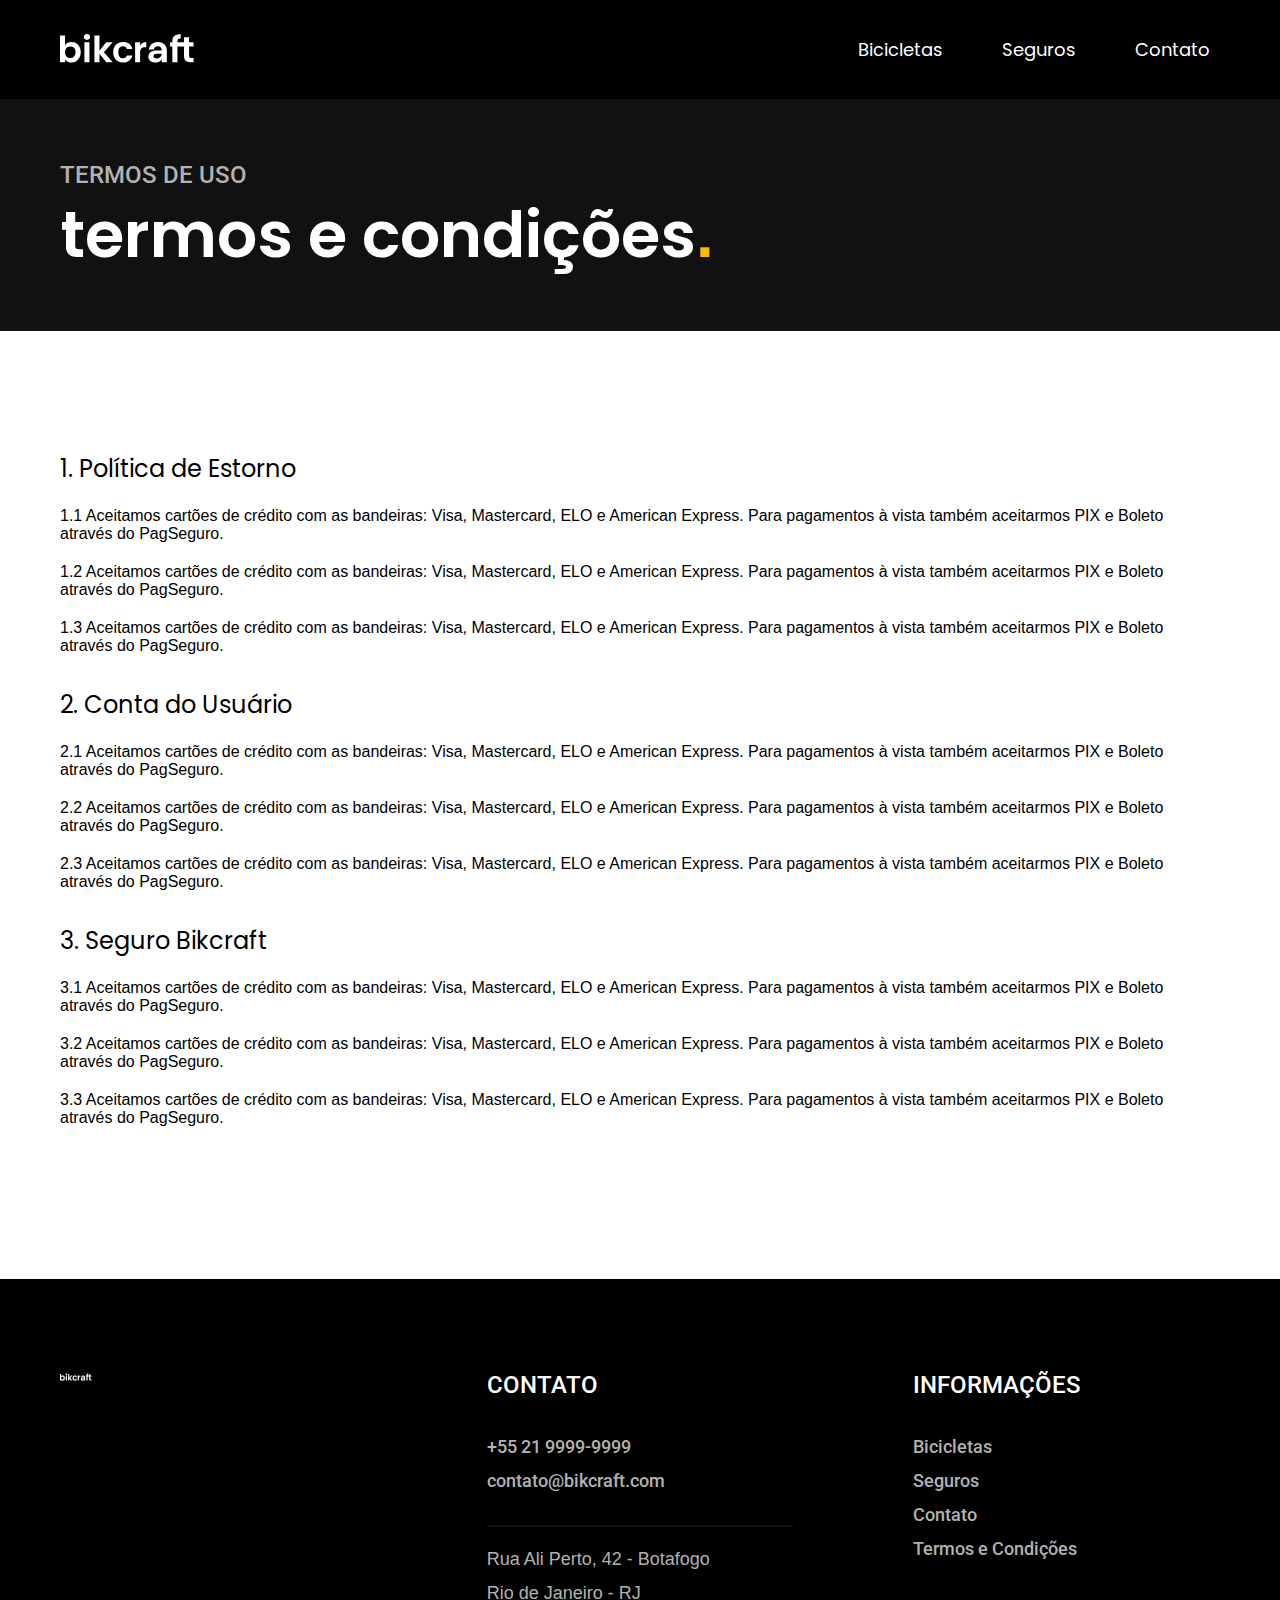
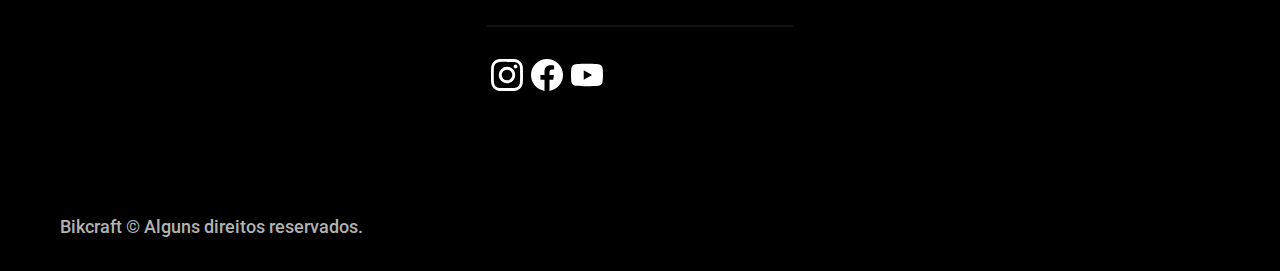
<file: termos.html>
<!DOCTYPE html>
<html lang="pt-br">

<head>
  <meta charset="UTF-8">
  <meta http-equiv="X-UA-Compatible" content="IE=edge">
  <meta name="viewport" content="width=device-width, initial-scale=1.0">
  <meta name="description" content="Termos e condições da bikcraft">
  <meta name="author" content="Luís Felipe Estevam">
  <link rel="shortcut icon" href="./img/favicon.svg" type="image/svg+xml" width="32" height="32">
  <link rel="preconnect" href="https://fonts.googleapis.com">
  <link rel="preconnect" href="https://fonts.gstatic.com" crossorigin>
  <link href="https://fonts.googleapis.com/css2?family=Poppins:wght@400;600&family=Roboto:wght@400;500&display=swap" rel="stylesheet">
  <link rel="preload" href="./estilos-gerais/style.css" as="style">
  <link rel="stylesheet" href="./estilos-gerais/style.css">
  <title>Termos e Condições / Bikcraft</title>
  <script>document.documentElement.classList.add("js");</script>
</head>

<body>
  <header class="header c12-b">
    <div class="header-conteiner conteiner-base">
      <a href="./index.html"><img src="./img/bikcraft.svg" alt="logo marca" width="136" height="32"></a>
      <nav aria-label="primaria">
        <ul class="header-menu" id="header-menu">
          <li><a href="./bicicletas.html" class="header-links w">Bicicletas</a></li>
          <li><a href="./seguros-page.html" class="header-links w">Seguros</a></li>
          <li><a href="./contato.html" class="header-links w">Contato</a></li>
        </ul>
      </nav>
    </div>
  </header>

  <main>
    <section class="titulo-termos c11-b" aria-label="termos e condições">
      <div class="conteiner-termos conteiner-base">
        <div class="titulo-page">
          <p class="c5">TERMOS DE USO</p>
          <h1 class="w font-1-xxl">termos e condições<span class="ponto p1">.</span></h1>
        </div>
      </div>
    </section>
    <section class="termos">
      <div class="conteiner-lista conteiner-base">
        <ul class="lista-termos">
          <li>
            <h2 class="font-1-l">1. Política de Estorno</h2>
          </li>
          <li>
            <p>1.1 Aceitamos cartões de crédito com as bandeiras: Visa, Mastercard, ELO e American Express. Para pagamentos à vista também aceitarmos PIX e Boleto através do PagSeguro.</p>
          </li>
          <li>
            <p>
              1.2 Aceitamos cartões de crédito com as bandeiras: Visa, Mastercard, ELO e American Express. Para pagamentos à vista também aceitarmos PIX e Boleto através do PagSeguro.</p>
          </li>
          <li>
            <p>1.3 Aceitamos cartões de crédito com as bandeiras: Visa, Mastercard, ELO e American Express. Para pagamentos à vista também aceitarmos PIX e Boleto através do PagSeguro.</p>
          </li>
        </ul>
        <ul class="lista-termos">
          <li>
            <h2 class="font-1-l">2. Conta do Usuário</h2>
          </li>
          <li>
            <p>2.1 Aceitamos cartões de crédito com as bandeiras: Visa, Mastercard, ELO e American Express. Para pagamentos à vista também aceitarmos PIX e Boleto através do PagSeguro.</p>
          </li>
          <li>
            <p>
              2.2 Aceitamos cartões de crédito com as bandeiras: Visa, Mastercard, ELO e American Express. Para pagamentos à vista também aceitarmos PIX e Boleto através do PagSeguro.</p>
          </li>
          <li>
            <p>2.3 Aceitamos cartões de crédito com as bandeiras: Visa, Mastercard, ELO e American Express. Para pagamentos à vista também aceitarmos PIX e Boleto através do PagSeguro.</p>
          </li>
        </ul>
        <ul class="lista-termos">
          <li>
            <h2 class="font-1-l">3. Seguro Bikcraft</h2>
          </li>
          <li>
            <p>3.1 Aceitamos cartões de crédito com as bandeiras: Visa, Mastercard, ELO e American Express. Para pagamentos à vista também aceitarmos PIX e Boleto através do PagSeguro.</p>
          </li>
          <li>
            <p>
              3.2 Aceitamos cartões de crédito com as bandeiras: Visa, Mastercard, ELO e American Express. Para pagamentos à vista também aceitarmos PIX e Boleto através do PagSeguro.</p>
          </li>
          <li>
            <p>3.3 Aceitamos cartões de crédito com as bandeiras: Visa, Mastercard, ELO e American Express. Para pagamentos à vista também aceitarmos PIX e Boleto através do PagSeguro.</p>
          </li>
        </ul>
      </div>
    </section>
  </main>

  <footer class="footer">
    <div class="conteiner-footer conteiner-base">
      <div class="titulo-footer">
        <a href="./index.html"><img src="./img/bikcraft.svg" alt="bicicleta nimbus" width="32" height="32"></a>
      </div>
      <div class="contatos w">
        <h3 class="font-2-l-b">CONTATO</h3>
        <address class="contato">
          <a href="tel:+55 21 9999-9999" class="c5 font-2-m">+55 21 9999-9999</a>
          <a href="mailto:contato@bikcraft.com" class="c5 font-2-m">contato@bikcraft.com</a>
        </address>
        <div class="endereco c5 font-2-m">
          <p>Rua Ali Perto, 42 - Botafogo</p>
          <p>Rio de Janeiro - RJ</p>
        </div>
        <div class="social">
          <a href="#" title="instagram"><img src="./img/redes/instagram.svg" alt="" width="32" height="32"></a>
          <a href="#" title="facebook"><img src="./img/redes/facebook.svg" alt="" width="32" height="32"></a>
          <a href="#" title="youtube"><img src="./img/redes/youtube.svg" alt="" width="32" height="32"></a>
        </div>
      </div>
      <div class="informacoes">
        <h3 class="w font-2-l-b">INFORMAÇÕES</h3>
        <ul>
          <li><a href="./bicicletas.html" class="c5 font-2-m">Bicicletas</a></li>
          <li><a href="./seguros-page.html" class="c5 font-2-m">Seguros</a></li>
          <li><a href="./contato.html" class="c5 font-2-m">Contato</a></li>
          <li><a href="./termos.html" class="c5 font-2-m">Termos e Condições</a></li>
        </ul>
      </div>
      <div class="copyrigth">
        <p class="c5 font-2-m">Bikcraft © Alguns direitos reservados.</p>
      </div>
    </div>
  </footer>
  <script src="./script/script.js"></script>
</body>

</html>
</file>
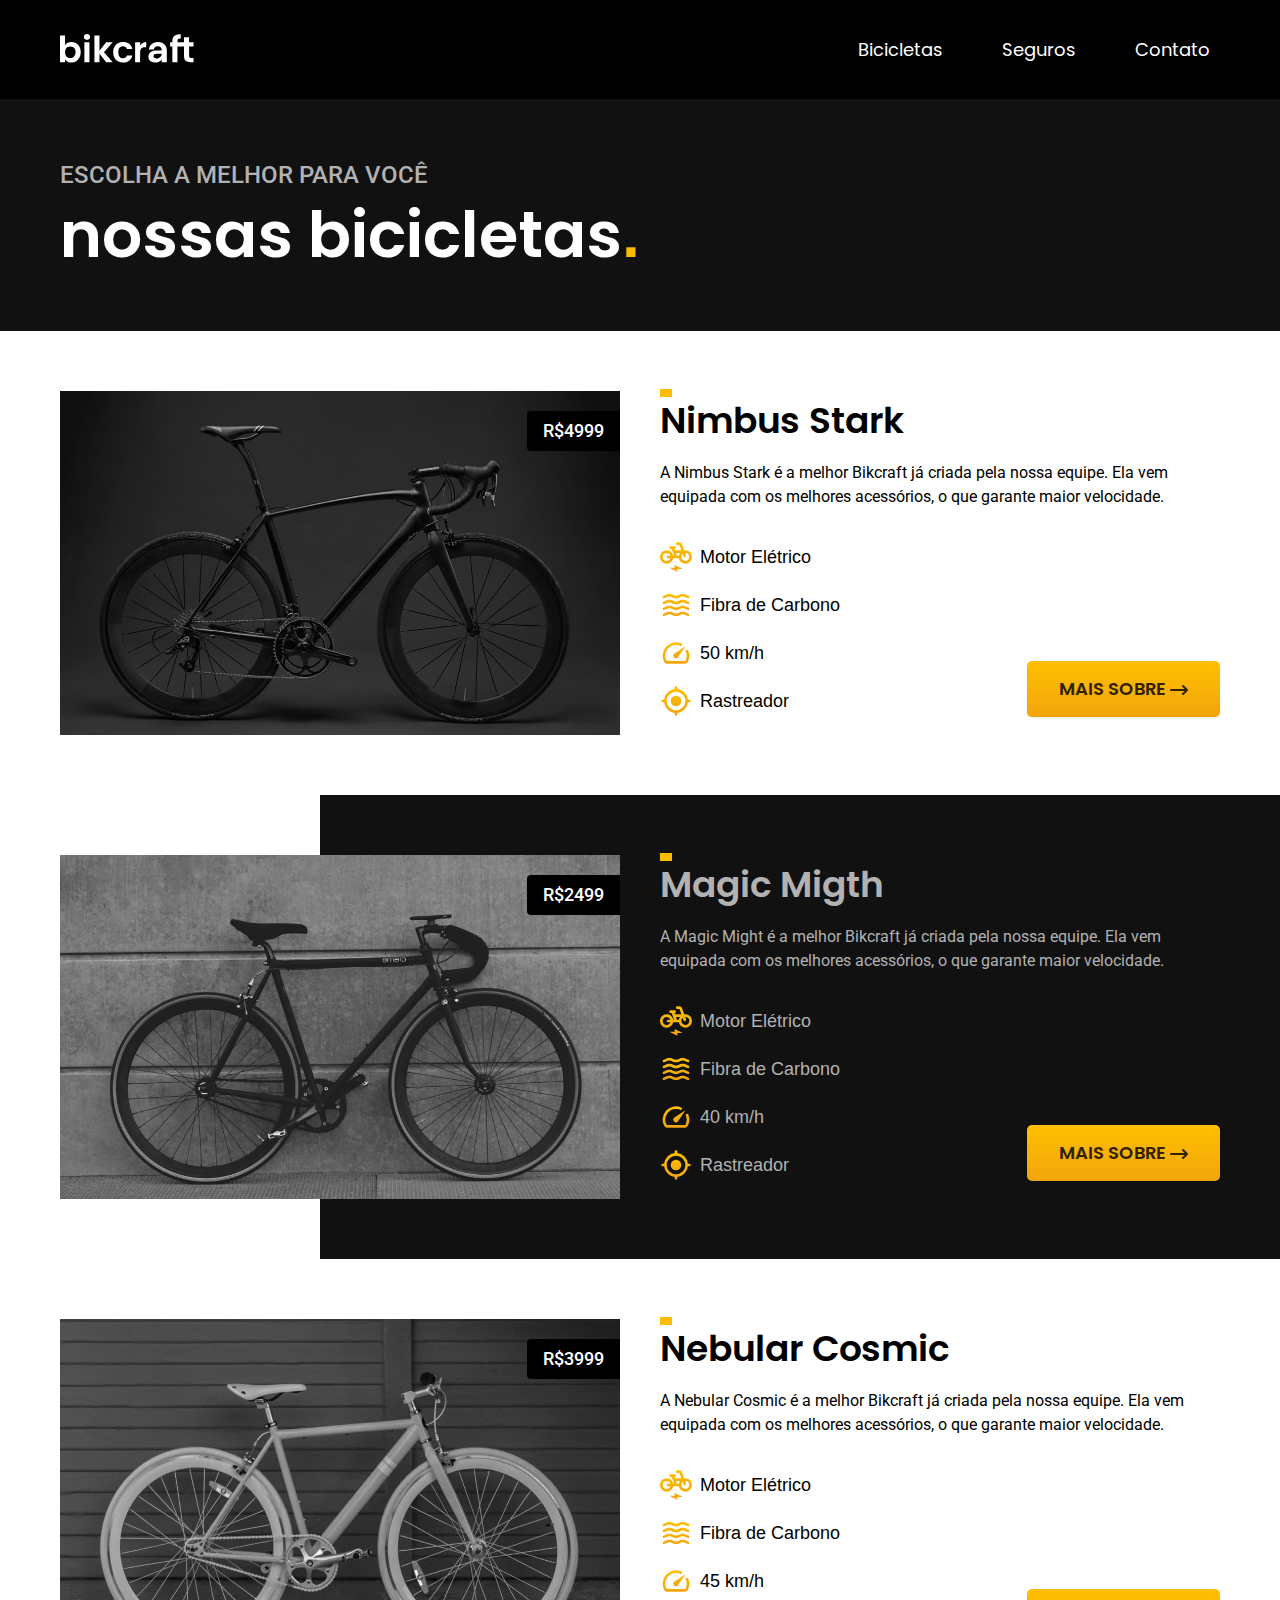
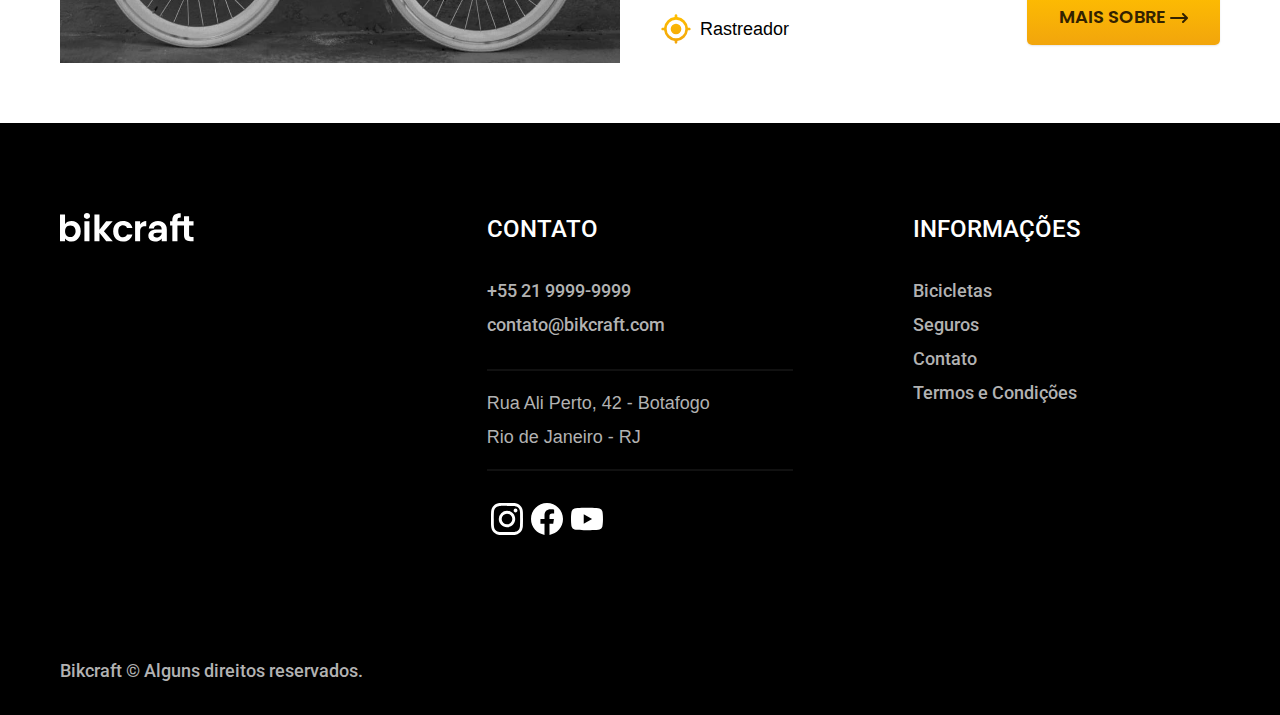
<file: bicicletas/bicicletas.html>
<!DOCTYPE html>
<html lang="pt-br">

<head>
  <meta charset="UTF-8">
  <meta http-equiv="X-UA-Compatible" content="IE=edge">
  <meta name="viewport" content="width=device-width, initial-scale=1.0">
  <meta name="description" content="Nessa pagina você todos os modelos de bicicletas prontas que nos oferecemos">
  <meta name="author" content="Luís Felipe Estevam">
  <link rel="shortcut icon" href="../favicon.svg" type="image/x-icon">
  <link rel="preconnect" href="https://fonts.googleapis.com">
  <link rel="preconnect" href="https://fonts.gstatic.com" crossorigin>
  <link href="https://fonts.googleapis.com/css2?family=Poppins:wght@400;600&family=Roboto:wght@400;500&display=swap" rel="stylesheet">
  <link rel="stylesheet" href="../estilos-gerais/style.css">
  <title>Bicicletas / Bikcraft</title>
</head>

<body>
  <header class="header c12-b">
    <div class="header-conteiner conteiner-base">
      <a href="../index.html"><img src="../img/bikcraft.svg" alt="bicicleta nimbus"></a>
      <nav aria-label="primaria">
        <ul class="header-menu">
          <li><a href="./bicicletas.html" class="header-links w">Bicicletas</a></li>
          <li><a href="../seguros/seguros-page.html" class="header-links w">Seguros</a></li>
          <li><a href="../contato/contato.html" class="header-links w">Contato</a></li>
        </ul>
      </nav>
    </div>
  </header>
  <main>
    <section class="titulo-termos c11-b" aria-label="titulo da pagina">
      <div class="conteiner-termos conteiner-base">
        <div class="titulo-page">
          <p class="c5">ESCOLHA A MELHOR PARA VOCÊ</p>
          <h1 class="w font-1-xxl">nossas bicicletas<span class="ponto p1">.</span></h1>
        </div>
      </div>
    </section>
    <article class="nimbus-stark">
      <div class="conteiner-bikes conteiner-base">
        <div class="bike-foto">
          <img src="../img/bicicletas/nimbus.jpg" alt="Nimbus Stark">
          <span class="preco font-2-m">R$4999</span>
        </div>
        <div class="content-bikes">
          <div class="texto-bike">
            <h2 class="font-1-xl">Nimbus Stark</h2>
            <p class="font-2-s">A Nimbus Stark é a melhor Bikcraft já criada pela nossa equipe. Ela vem equipada com os melhores acessórios, o que garante maior velocidade.</p>
          </div>
          <div class="vantagens">
            <ul class="lista-vatagens">
              <li><img src="../img/icones/eletrica.svg" alt="">Motor Elétrico</li>
              <li><img src="../img/icones/carbono.svg" alt="">Fibra de Carbono</li>
              <li><img src="../img/icones/velocidade.svg" alt="">50 km/h</li>
              <li><img src="../img/icones/rastreador.svg" alt="">Rastreador</li>
            </ul>
            <div class="link-bike">
              <a href="./nimbus.html" class="p5 font-1-m-b">MAIS SOBRE <img src="../img/icones/seta.svg" alt=""></a>
            </div>
          </div>
        </div>
      </div>
      </div>
    </article>
    <article class="magic-might">
      <div class="conteiner-bikes conteiner-base">
        <div class="bike-foto">
          <img src="../img/bicicletas/magic.jpg" alt="Magic Might">
          <span class="preco font-2-m">R$2499</span>
        </div>
        <div class="content-bikes">
          <div class="texto-bike c5">
            <h2 class="font-1-xl">Magic Migth</h2>
            <p class="font-2-s">A Magic Might é a melhor Bikcraft já criada pela nossa equipe. Ela vem equipada com os melhores acessórios, o que garante maior velocidade.</p>
          </div>
          <div class="vantagens">
            <ul class="lista-vatagens c5">
              <li><img src="../img/icones/eletrica.svg" alt="">Motor Elétrico</li>
              <li><img src="../img/icones/carbono.svg" alt="">Fibra de Carbono</li>
              <li><img src="../img/icones/velocidade.svg" alt="">40 km/h</li>
              <li><img src="../img/icones/rastreador.svg" alt="">Rastreador</li>
            </ul>
            <div class="link-bike">
              <a href="./magic.html" class="p5 font-1-m-b">MAIS SOBRE <img src="../img/icones/seta.svg" alt=""></a>
            </div>
          </div>
        </div>
      </div>
      </div>
    </article>
    <article class="nebular-cosmic">
      <div class="conteiner-bikes conteiner-base">
        <div class="bike-foto">
          <img src="../img/bicicletas/nebula.jpg" alt="Nebula Cosmic">
          <span class="preco font-2-m">R$3999</span>
        </div>
        <div class="content-bikes">
          <div class="texto-bike">
            <h2 class="font-1-xl">Nebular Cosmic</h2>
            <p class="font-2-s">A Nebular Cosmic é a melhor Bikcraft já criada pela nossa equipe. Ela vem equipada com os melhores acessórios, o que garante maior velocidade.</p>
          </div>
          <div class="vantagens">
            <ul class="lista-vatagens">
              <li><img src="../img/icones/eletrica.svg" alt="">Motor Elétrico</li>
              <li><img src="../img/icones/carbono.svg" alt="">Fibra de Carbono</li>
              <li><img src="../img/icones/velocidade.svg" alt="">45 km/h</li>
              <li><img src="../img/icones/rastreador.svg" alt="">Rastreador</li>
            </ul>
            <div class="link-bike">
              <a href="./nebular.html" class="p5 font-1-m-b">MAIS SOBRE <img src="../img/icones/seta.svg" alt=""></a>
            </div>
          </div>
        </div>
      </div>
      </div>
    </article>
  </main>
  <footer class="footer">
    <div class="conteiner-footer conteiner-base">
      <div class="titulo-footer">
        <a href="../index.html"><img src="../img/bikcraft.svg" alt="bicicleta nimbus"></a>
      </div>
      <div class="contatos w">
        <h3 class="font-2-l-b">CONTATO</h3>
        <address class="contato">
          <a href="tel:+55 21 9999-9999" class="c5 font-2-m">+55 21 9999-9999</a>
          <a href="mailto:contato@bikcraft.com" class="c5 font-2-m">contato@bikcraft.com</a>
        </address>
        <div class="endereco c5 font-2-m">
          <p>Rua Ali Perto, 42 - Botafogo</p>
          <p>Rio de Janeiro - RJ</p>
        </div>
        <div class="social">
          <a href="#" title="instagram"><img src="../img/redes/instagram.svg" alt=""></a>
          <a href="#" title="facebook"><img src="../img/redes/facebook.svg" alt=""></a>
          <a href="#" title="youtube"><img src="../img/redes/youtube.svg" alt=""></a>
        </div>
      </div>
      <div class="informacoes">
        <h3 class="w font-2-l-b">INFORMAÇÕES</h3>
        <ul>
          <li><a href="./bicicletas.html" class="c5 font-2-m">Bicicletas</a></li>
          <li><a href="../seguros/seguros-page.html" class="c5 font-2-m">Seguros</a></li>
          <li><a href="../contato/contato.html" class="c5 font-2-m">Contato</a></li>
          <li><a href="../termos/termos.html" class="c5 font-2-m">Termos e Condições</a></li>
        </ul>
      </div>
      <div class="copyrigth">
        <p class="c5 font-2-m">Bikcraft © Alguns direitos reservados.</p>
      </div>
    </div>
  </footer>
</body>

</html>
</file>
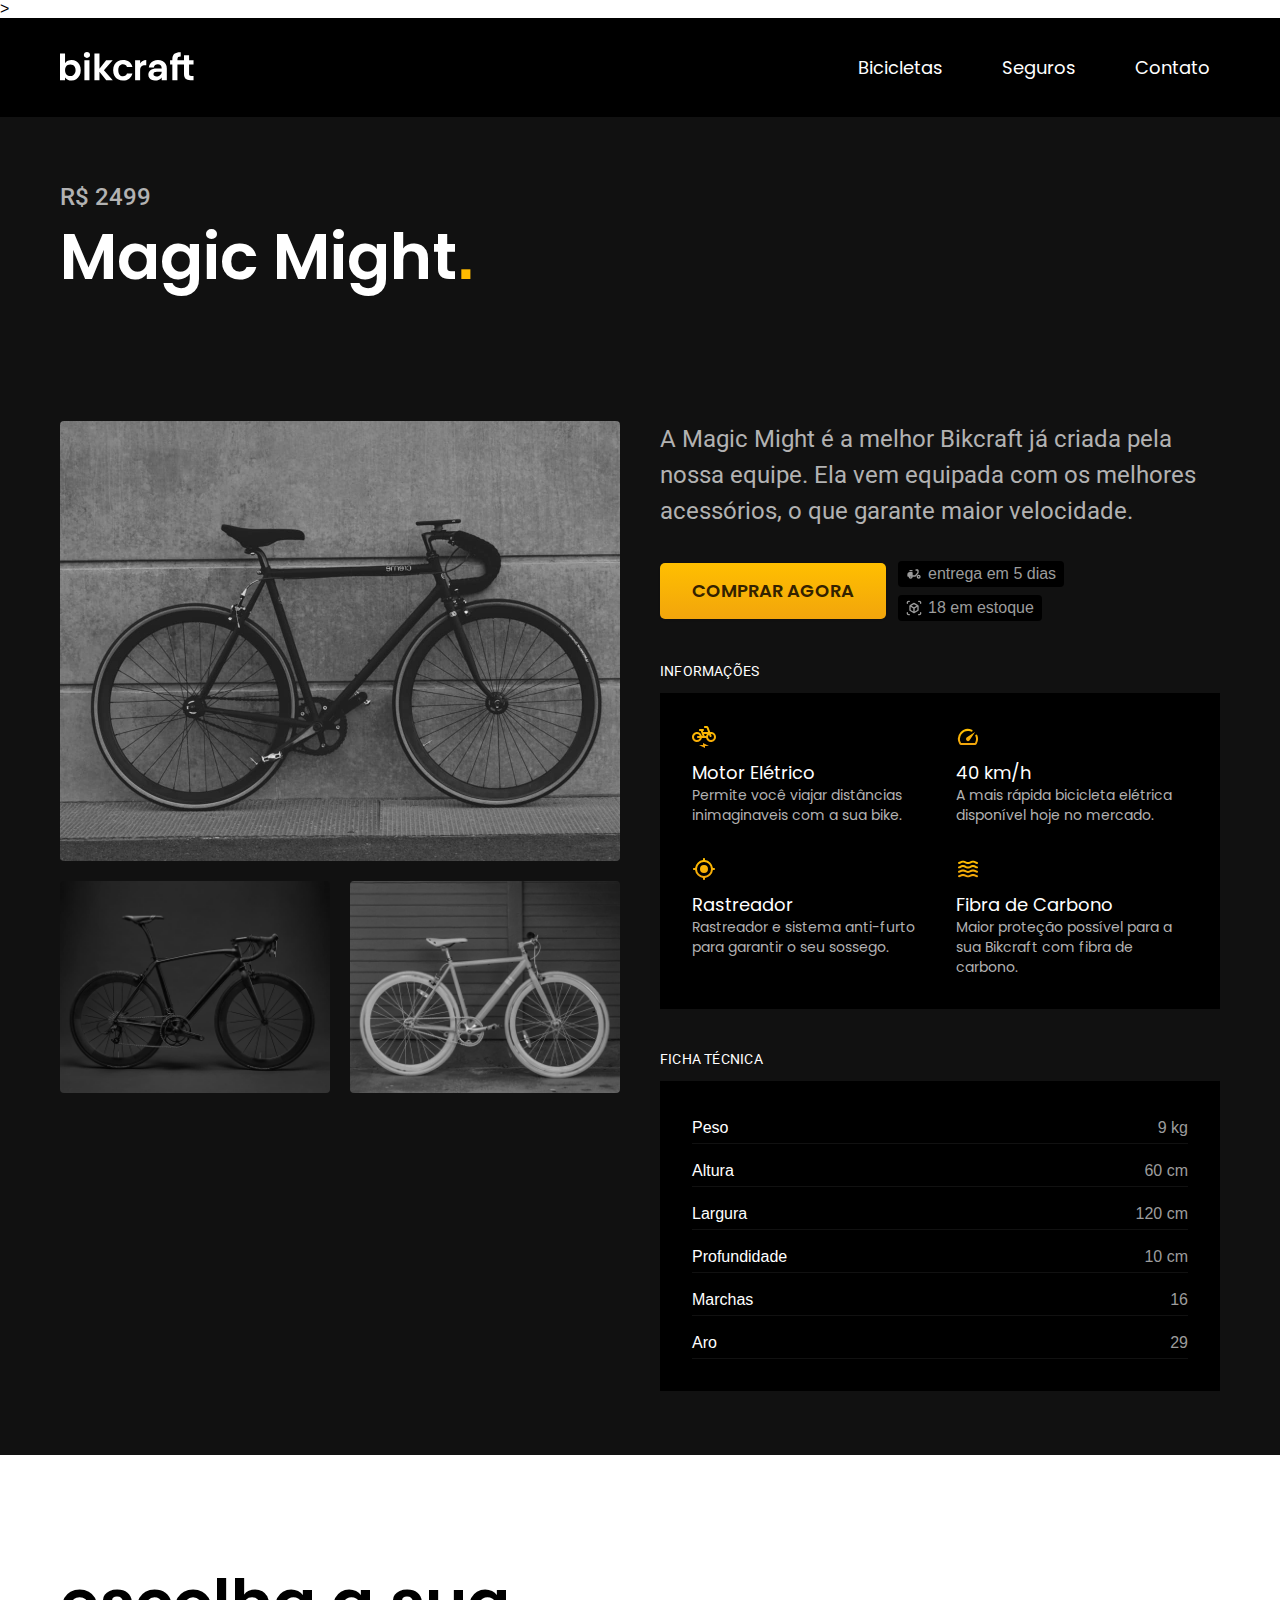
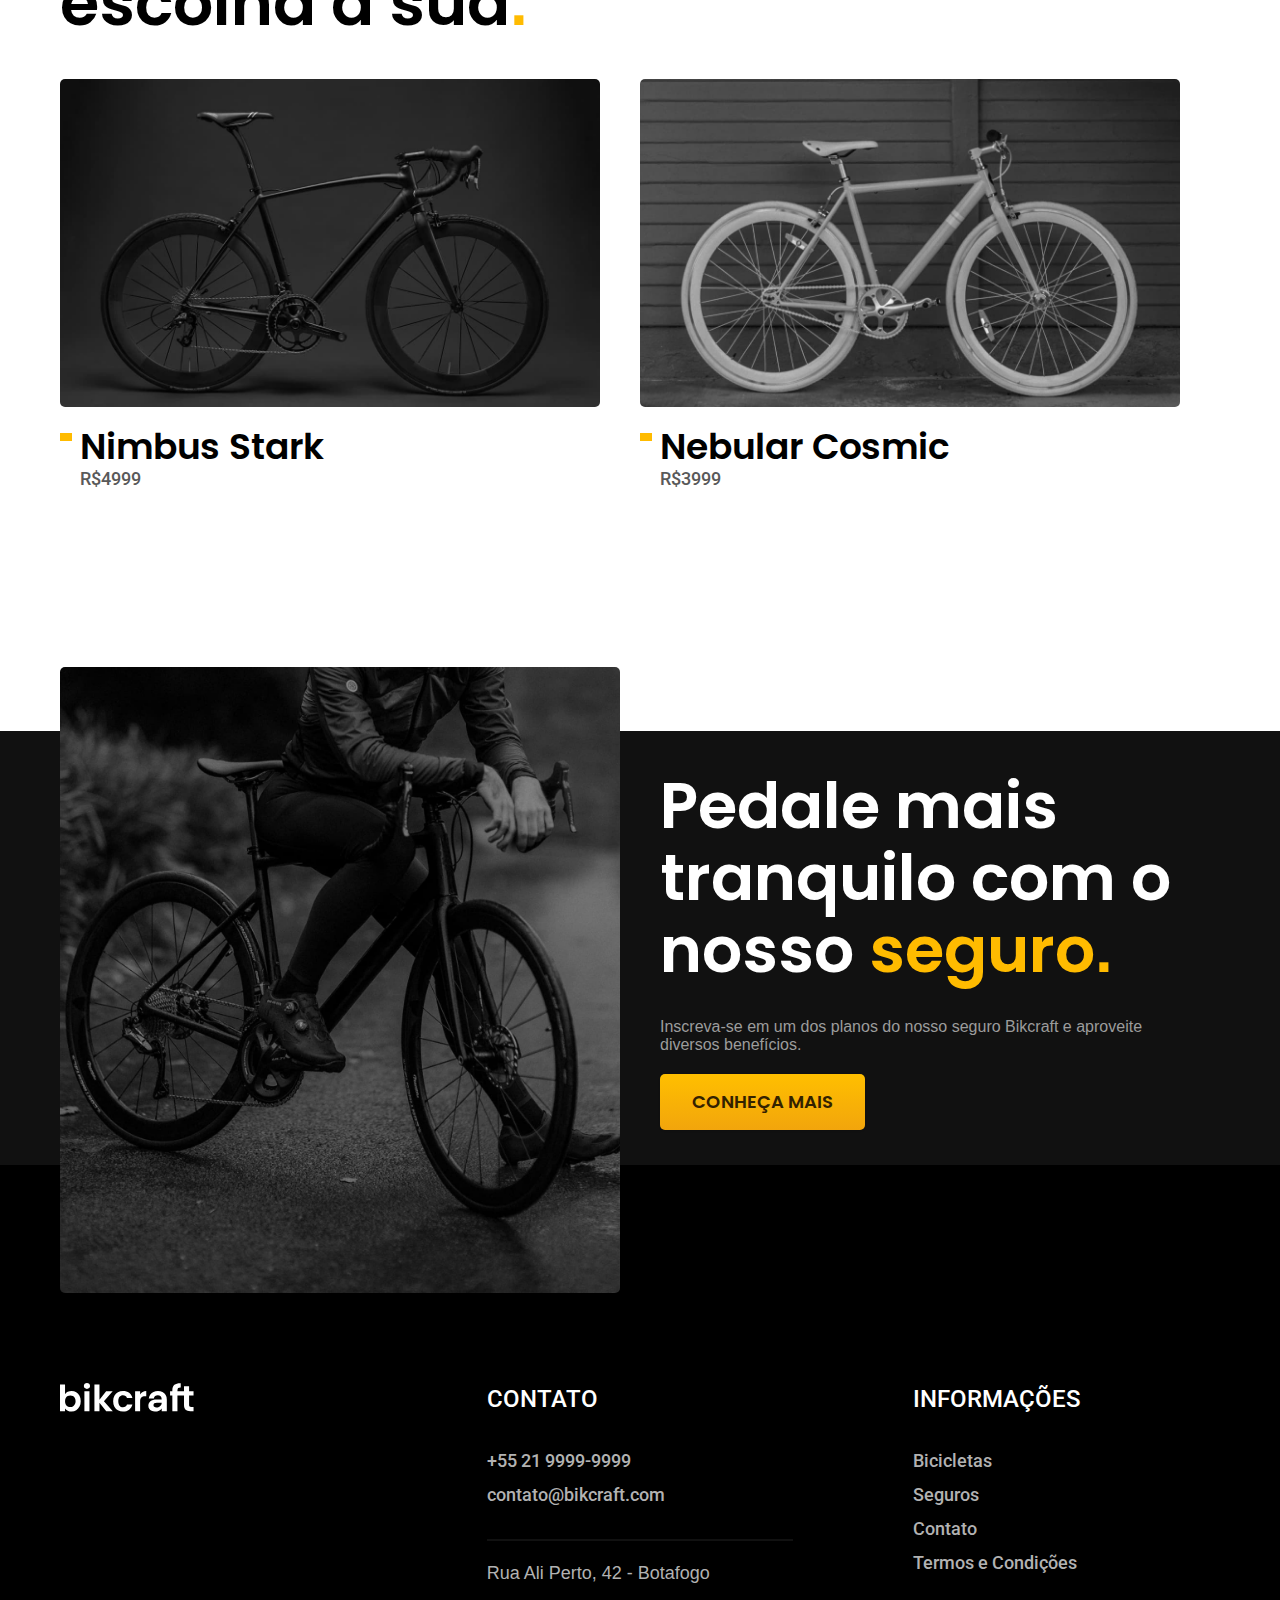
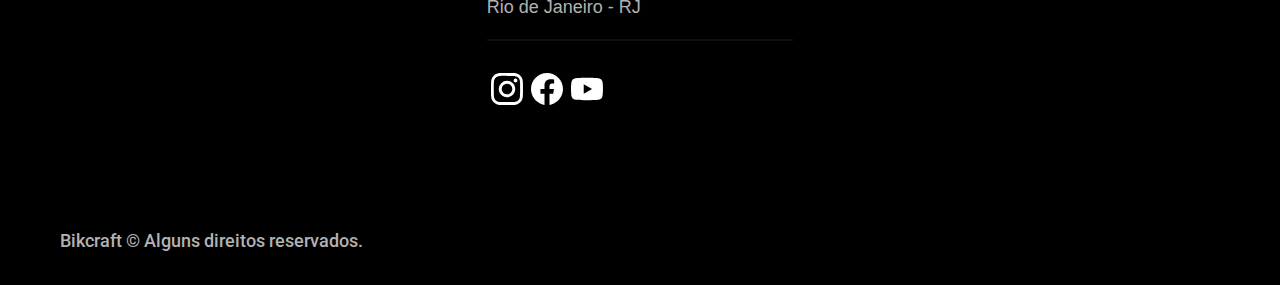
<file: bicicletas/magic.html>
<!DOCTYPE html>
<html lang="pt-br">

<head>
  <meta charset="UTF-8">
  <meta http-equiv="X-UA-Compatible" content="IE=edge">
  <meta name="viewport" content="width=device-width, initial-scale=1.0">
  <meta name="description" content="A magic migth é a nossa bicicleta mais em conta, um pouco mais lenta que as outras, porem mais economica, e bem mais em conta.">
  <meta name="author" content="Luís Felipe Estevam">
  <link rel="shortcut icon" href="../img/favicon.svg" type="image/svg+xml" width="32" height="32">>
  <link rel="preconnect" href="https://fonts.googleapis.com">
  <link rel="preconnect" href="https://fonts.gstatic.com" crossorigin>
  <link href="https://fonts.googleapis.com/css2?family=Poppins:wght@400;600&family=Roboto:wght@400;500&display=swap" rel="stylesheet">
  <link rel="preload" href="../estilos-gerais/style.css" as="style">
  <link rel="stylesheet" href="../estilos-gerais/style.css">
  <title>Magic Might / Bikcraft</title>
  <script>document.documentElement.classList.add("js");</script>
</head>

<body>
  <header class="header c12-b">
    <div class="header-conteiner conteiner-base">
      <a href="../index.html"><img src="../img/bikcraft.svg" alt="bicicleta nimbus"></a>
      <nav aria-label="primaria">
        <ul class="header-menu">
          <li><a href="../bicicletas.html" class="header-links w">Bicicletas</a></li>
          <li><a href="../seguros-page.html" class="header-links w">Seguros</a></li>
          <li><a href="../contato.html" class="header-links w">Contato</a></li>
        </ul>
      </nav>
    </div>
  </header>
  <main>
    <section class="titulo-bikes c11-b" aria-label="titulo da pagina">
      <div class="conteiner-bike conteiner-base">
        <div class="titulo-page">
          <p class="c5">R$ 2499</p>
          <h1 class="w font-1-xxl">Magic Might<span class="ponto p1">.</span></h1>
        </div>
      </div>
    </section>
    <article class="c11-b intro-bike">
      <div class="conteiner-bike conteiner-base">
        <div class="imagens-bike">
          <img src="../img/bicicleta/nimbus2.jpg" alt="Magic Migth" class="principal">
          <img src="../img/bicicleta/nimbus1.jpg" alt="Nimbus stark">
          <img src="../img/bicicleta/nimbus3.jpg" alt="Nebular Cosmic">
        </div>
        <div class="conteudo-bike">
          <p class="font-2-l c5">A Magic Might é a melhor Bikcraft já criada pela nossa equipe. Ela vem equipada com os melhores acessórios, o que garante maior velocidade.</p>
          <div class="comprar-bike">
            <a href="../orcamento.html?tipo=bikcraft&produto=magic" class="btn-bike p5 font-1-m-b">COMPRAR AGORA</a>
            <span class="info-compra c6"><img src="../img/icones/entrega.svg" alt="">entrega em 5 dias</span>
            <span class="info-compra c6"><img src="../img/icones/estoque.svg" alt="">18 em estoque</span>
          </div>
          <h2 class="font-1-xs w">INFORMAÇÕES</h2>
          <ul class="info-bike">
            <li>
              <img src="../img/icones/eletrica.svg" alt="">
              <h3 class="w font-1-m">Motor Elétrico</h3>
              <p class="font-2-xs c5">Permite você viajar distâncias inimaginaveis com a sua bike.</p>
            </li>
            <li>
              <img src="../img/icones/velocidade.svg" alt="">
              <h3 class="w font-1-m">40 km/h</h3>
              <p class="font-2-xs c5">A mais rápida bicicleta elétrica disponível hoje no mercado.</p>
            </li>
            <li>
              <img src="../img/icones/rastreador.svg" alt="">
              <h3 class="w font-1-m">Rastreador</h3>
              <p class="font-2-xs c5">Rastreador e sistema anti-furto para garantir o seu sossego.</p>
            </li>
            <li>
              <img src="../img/icones/carbono.svg" alt="">
              <h3 class="w font-1-m">Fibra de Carbono</h3>
              <p class="font-2-xs c5">Maior proteção possível para a sua Bikcraft com fibra de carbono.</p>
            </li>
          </ul>
          <h2 class="font-1-xs w">FICHA TÉCNICA</h2>
          <ul class="ficha-tecnica">
            <li class="w">Peso <span class="c6">9 kg</span></li>
            <li class="w">Altura <span class="c6">60 cm</span></li>
            <li class="w">Largura <span class="c6">120 cm</span></li>
            <li class="w">Profundidade <span class="c6">10 cm</span></li>
            <li class="w">Marchas <span class="c6">16</span></li>
            <li class="w">Aro <span class="c6">29</span></li>
          </ul>
        </div>
      </div>
    </article>
    <section class="escolha" aria-label="Escolha a sua">
      <div class="conteiner-escolha conteiner-base">
        <h2 class="c12 font-1-xxl">escolha a sua<span class="ponto p1">.</span></h2>
        <ul class="lista-bikes">
          <li>
            <a href="./nimbus.html" class="c12">
              <img src="../img/bicicletas/nimbus.jpg" alt="">
              <h3 class="nome-bikes font-1-xl">Nimbus Stark</h3>
              <span class="preço-lista c8 font-2-m">R$4999</span>
            </a>
          </li>
          <li>
            <a href="./nebular.html" class="c12">
              <img src="../img/bicicletas/nebula.jpg" alt="">
              <h3 class="nome-bikes font-1-xl">Nebular Cosmic</h3>
              <span class="preço-lista c8 font-2-m">R$3999</span>
            </a>
          </li>
          <li>
        </ul>
      </div>
    </section>
    <article class="seguro-bike c11-b">
      <div class="conteiner-seguro-ap conteiner-base">
        <div class="imagem-seguros-dec">
          <img src="../img/fotos/seguros.jpg" alt="">
        </div>
        <div class="conteudo-seguro-ap">
          <h2 class="w font-1-xxl">Pedale mais tranquilo com o nosso <span class=" font-1-xxl p1">seguro</span><span class="ponto p1">.</span></h2>
          <p class="c6">Inscreva-se em um dos planos do nosso seguro Bikcraft e aproveite diversos benefícios.</p>
          <a href="../seguros-page.html" class="btn-bike p5 font-1-m-b">CONHEÇA MAIS</a>
        </div>
      </div>
    </article>
  </main>
  <footer class="footer">
    <div class="conteiner-footer conteiner-base">
      <div class="titulo-footer">
        <a href="../index.html"><img src="../img/bikcraft.svg" alt="bicicleta nimbus"></a>
      </div>
      <div class="contatos w">
        <h3 class="font-2-l-b">CONTATO</h3>
        <address class="contato">
          <a href="tel:+55 21 9999-9999" class="c5 font-2-m">+55 21 9999-9999</a>
          <a href="mailto:contato@bikcraft.com" class="c5 font-2-m">contato@bikcraft.com</a>
        </address>
        <div class="endereco c5 font-2-m">
          <p>Rua Ali Perto, 42 - Botafogo</p>
          <p>Rio de Janeiro - RJ</p>
        </div>
        <div class="social">
          <a href="#" title="instagram"><img src="../img/redes/instagram.svg" alt=""></a>
          <a href="#" title="facebook"><img src="../img/redes/facebook.svg" alt=""></a>
          <a href="#" title="youtube"><img src="../img/redes/youtube.svg" alt=""></a>
        </div>
      </div>
      <div class="informacoes">
        <h3 class="w font-2-l-b">INFORMAÇÕES</h3>
        <ul>
          <li><a href="../bicicletas.html" class="c5 font-2-m">Bicicletas</a></li>
          <li><a href="../seguros-page.html" class="c5 font-2-m">Seguros</a></li>
          <li><a href="../contato.html" class="c5 font-2-m">Contato</a></li>
          <li><a href="../termos.html" class="c5 font-2-m">Termos e Condições</a></li>
        </ul>
      </div>
      <div class="copyrigth">
        <p class="c5 font-2-m">Bikcraft © Alguns direitos reservados.</p>
      </div>
    </div>
  </footer>
  <script src="../script/script.js"></script>
</body>
</file>
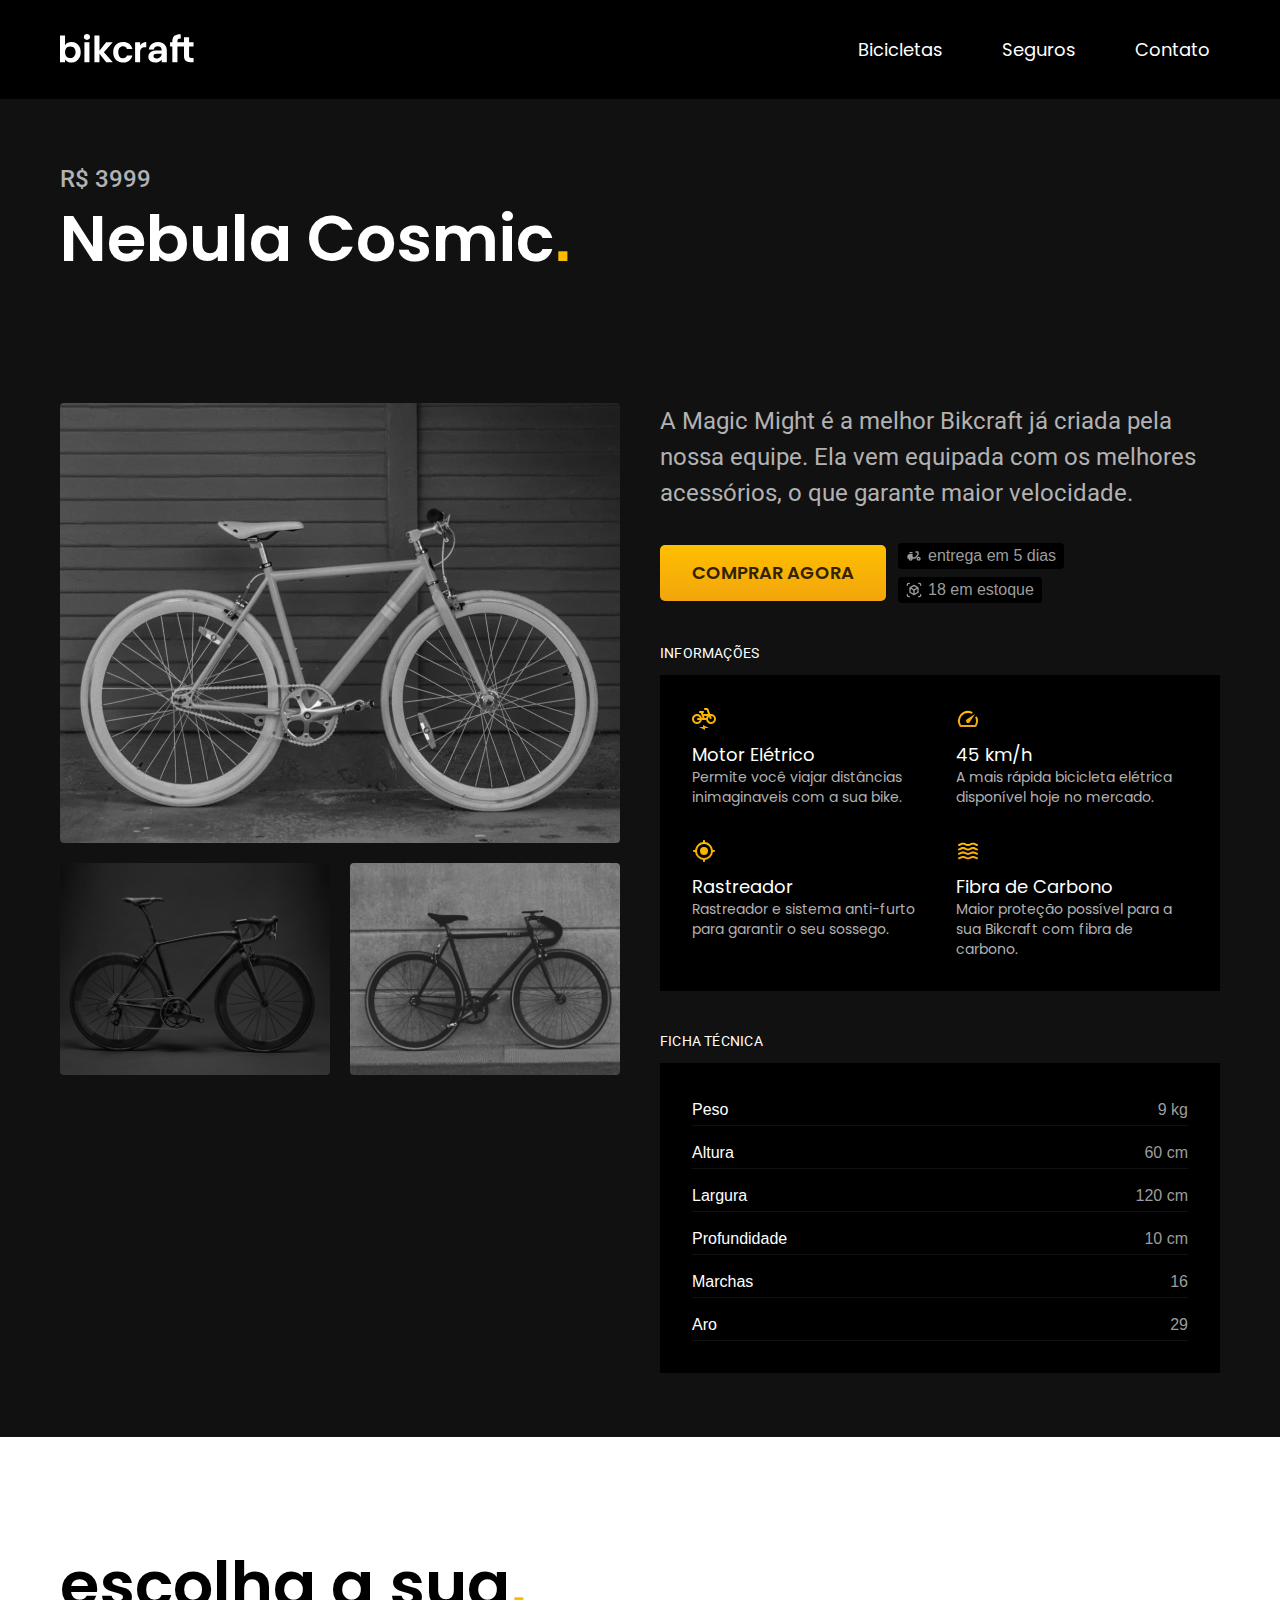
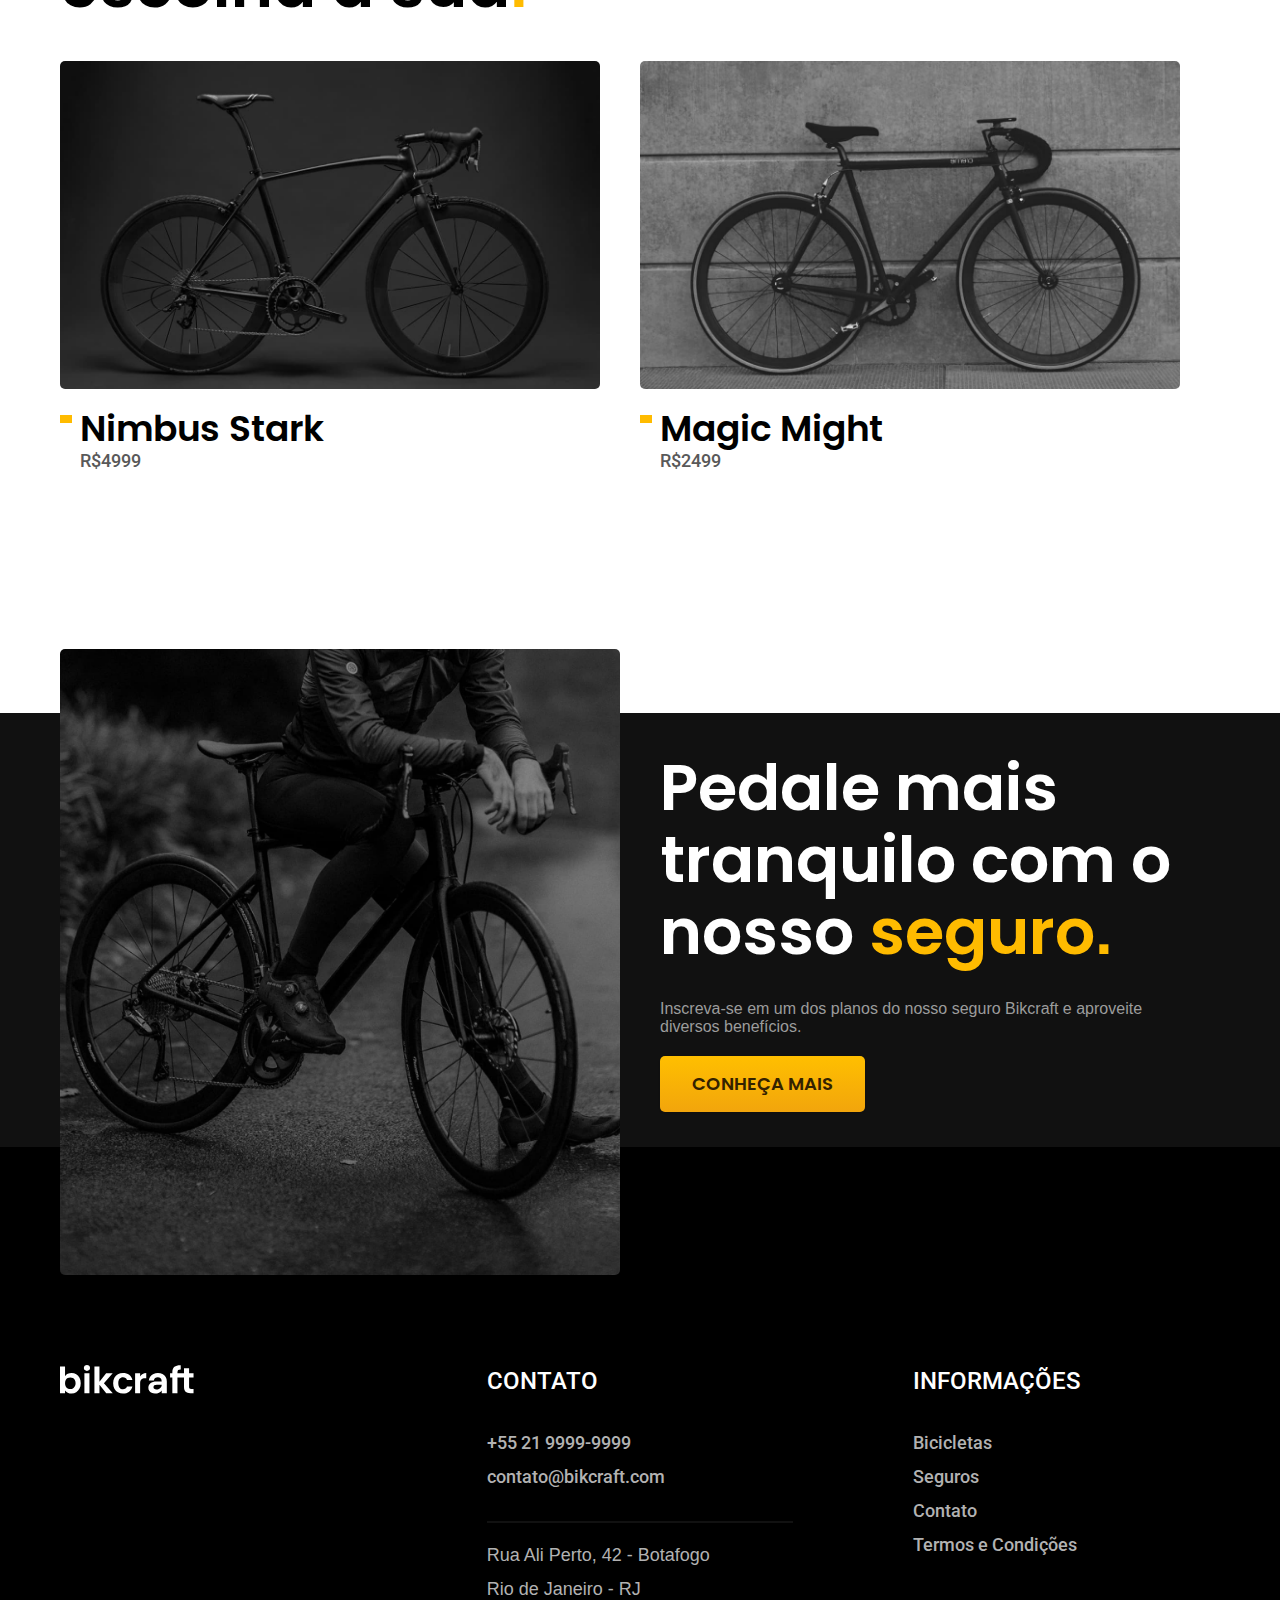
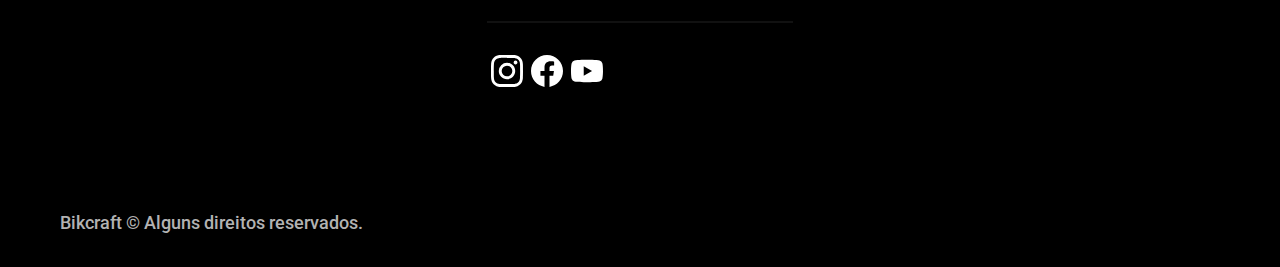
<file: bicicletas/nebular.html>
<!DOCTYPE html>
<html lang="pt-br">

<head>
  <meta charset="UTF-8">
  <meta http-equiv="X-UA-Compatible" content="IE=edge">
  <meta name="viewport" content="width=device-width, initial-scale=1.0">
  <meta name="description" content="Se você procura um pouco mais de velocidade e rendimento a um preço acessivel a nebular cosmic foi feita para você">
  <meta name="author" content="Luís Felipe Estevam">
  <link rel="shortcut icon" href="../img/favicon.svg" type="image/svg+xml" width="32" height="32">
  <link rel="preconnect" href="https://fonts.googleapis.com">
  <link rel="preconnect" href="https://fonts.gstatic.com" crossorigin>
  <link href="https://fonts.googleapis.com/css2?family=Poppins:wght@400;600&family=Roboto:wght@400;500&display=swap" rel="stylesheet">
  <link rel="preload" href="../estilos-gerais/style.css" as="style">
  <link rel="stylesheet" href="../estilos-gerais/style.css">
  <title>Nebular Cosmic / Bikcraft</title>
  <script>document.documentElement.classList.add("js");</script>
</head>

<body>
  <header class="header c12-b">
    <div class="header-conteiner conteiner-base">
      <a href="../index.html"><img src="../img/bikcraft.svg" alt="bicicleta nimbus"></a>
      <nav aria-label="primaria">
        <ul class="header-menu">
          <li><a href="../bicicletas.html" class="header-links w">Bicicletas</a></li>
          <li><a href="../seguros-page.html" class="header-links w">Seguros</a></li>
          <li><a href="../contato.html" class="header-links w">Contato</a></li>
        </ul>
      </nav>
    </div>
  </header>
  <main>
    <section class="titulo-bikes c11-b" aria-label="titulo da pagina">
      <div class="conteiner-bike conteiner-base">
        <div class="titulo-page">
          <p class="c5">R$ 3999</p>
          <h1 class="w font-1-xxl">Nebula Cosmic<span class="ponto p1">.</span></h1>
        </div>
      </div>
    </section>
    <article class="c11-b intro-bike">
      <div class="conteiner-bike conteiner-base">
        <div class="imagens-bike">
          <img src="../img/bicicleta/nimbus3.jpg" alt="Nebular Cosmic" class="principal">
          <img src="../img/bicicleta/nimbus1.jpg" alt="Nimbus Stark">
          <img src="../img/bicicleta/nimbus2.jpg" alt="Magic Migth">
        </div>
        <div class="conteudo-bike">
          <p class="font-2-l c5">A Magic Might é a melhor Bikcraft já criada pela nossa equipe. Ela vem equipada com os melhores acessórios, o que garante maior velocidade.</p>
          <div class="comprar-bike">
            <a href="../orcamento.html?tipo=bikcraft&produto=nebula" class="btn-bike p5 font-1-m-b">COMPRAR AGORA</a>
            <span class="info-compra c6"><img src="../img/icones/entrega.svg" alt="">entrega em 5 dias</span>
            <span class="info-compra c6"><img src="../img/icones/estoque.svg" alt="">18 em estoque</span>
          </div>
          <h2 class="font-1-xs w">INFORMAÇÕES</h2>
          <ul class="info-bike">
            <li>
              <img src="../img/icones/eletrica.svg" alt="">
              <h3 class="w font-1-m">Motor Elétrico</h3>
              <p class="font-2-xs c5">Permite você viajar distâncias inimaginaveis com a sua bike.</p>
            </li>
            <li>
              <img src="../img/icones/velocidade.svg" alt="">
              <h3 class="w font-1-m">45 km/h</h3>
              <p class="font-2-xs c5">A mais rápida bicicleta elétrica disponível hoje no mercado.</p>
            </li>
            <li>
              <img src="../img/icones/rastreador.svg" alt="">
              <h3 class="w font-1-m">Rastreador</h3>
              <p class="font-2-xs c5">Rastreador e sistema anti-furto para garantir o seu sossego.</p>
            </li>
            <li>
              <img src="../img/icones/carbono.svg" alt="">
              <h3 class="w font-1-m">Fibra de Carbono</h3>
              <p class="font-2-xs c5">Maior proteção possível para a sua Bikcraft com fibra de carbono.</p>
            </li>
          </ul>
          <h2 class="font-1-xs w">FICHA TÉCNICA</h2>
          <ul class="ficha-tecnica">
            <li class="w">Peso <span class="c6">9 kg</span></li>
            <li class="w">Altura <span class="c6">60 cm</span></li>
            <li class="w">Largura <span class="c6">120 cm</span></li>
            <li class="w">Profundidade <span class="c6">10 cm</span></li>
            <li class="w">Marchas <span class="c6">16</span></li>
            <li class="w">Aro <span class="c6">29</span></li>
          </ul>
        </div>
      </div>
    </article>
    <section class="escolha" aria-label="Escolha a sua">
      <div class="conteiner-escolha conteiner-base">
        <h2 class="c12 font-1-xxl">escolha a sua<span class="ponto p1">.</span></h2>
        <ul class="lista-bikes">
          <li>
            <a href="./nimbus.html" class="c12">
              <img src="../img/bicicletas/nimbus.jpg" alt="">
              <h3 class="nome-bikes font-1-xl">Nimbus Stark</h3>
              <span class="preço-lista c8 font-2-m">R$4999</span>
            </a>
          </li>
          <li>
            <a href="./magic.html" class="c12">
              <img src="../img/bicicletas/magic.jpg" alt="">
              <h3 class="nome-bikes font-1-xl">Magic Might</h3>
              <span class="preço-lista c8 font-2-m">R$2499</span>
            </a>
          </li>
          <li>
        </ul>
      </div>
    </section>
    <article class="seguro-bike c11-b">
      <div class="conteiner-seguro-ap conteiner-base">
        <div class="imagem-seguros-dec">
          <img src="../img/fotos/seguros.jpg" alt="">
        </div>
        <div class="conteudo-seguro-ap">
          <h2 class="w font-1-xxl">Pedale mais tranquilo com o nosso <span class=" font-1-xxl p1">seguro</span><span class="ponto p1">.</span></h2>
          <p class="c6">Inscreva-se em um dos planos do nosso seguro Bikcraft e aproveite diversos benefícios.</p>
          <a href="../seguros-page.html" class="btn-bike p5 font-1-m-b">CONHEÇA MAIS</a>
        </div>
      </div>
    </article>
  </main>
  <footer class="footer">
    <div class="conteiner-footer conteiner-base">
      <div class="titulo-footer">
        <a href="../index.html"><img src="../img/bikcraft.svg" alt="bicicleta nimbus"></a>
      </div>
      <div class="contatos w">
        <h3 class="font-2-l-b">CONTATO</h3>
        <address class="contato">
          <a href="tel:+55 21 9999-9999" class="c5 font-2-m">+55 21 9999-9999</a>
          <a href="mailto:contato@bikcraft.com" class="c5 font-2-m">contato@bikcraft.com</a>
        </address>
        <div class="endereco c5 font-2-m">
          <p>Rua Ali Perto, 42 - Botafogo</p>
          <p>Rio de Janeiro - RJ</p>
        </div>
        <div class="social">
          <a href="#" title="instagram"><img src="../img/redes/instagram.svg" alt=""></a>
          <a href="#" title="facebook"><img src="../img/redes/facebook.svg" alt=""></a>
          <a href="#" title="youtube"><img src="../img/redes/youtube.svg" alt=""></a>
        </div>
      </div>
      <div class="informacoes">
        <h3 class="w font-2-l-b">INFORMAÇÕES</h3>
        <ul>
          <li><a href="../bicicletas.html" class="c5 font-2-m">Bicicletas</a></li>
          <li><a href="../seguros-page.html" class="c5 font-2-m">Seguros</a></li>
          <li><a href="../contato.html" class="c5 font-2-m">Contato</a></li>
          <li><a href="../termos.html" class="c5 font-2-m">Termos e Condições</a></li>
        </ul>
      </div>
      <div class="copyrigth">
        <p class="c5 font-2-m">Bikcraft © Alguns direitos reservados.</p>
      </div>
    </div>
  </footer>
  <script src="../script/script.js"></script>
</body>
</file>
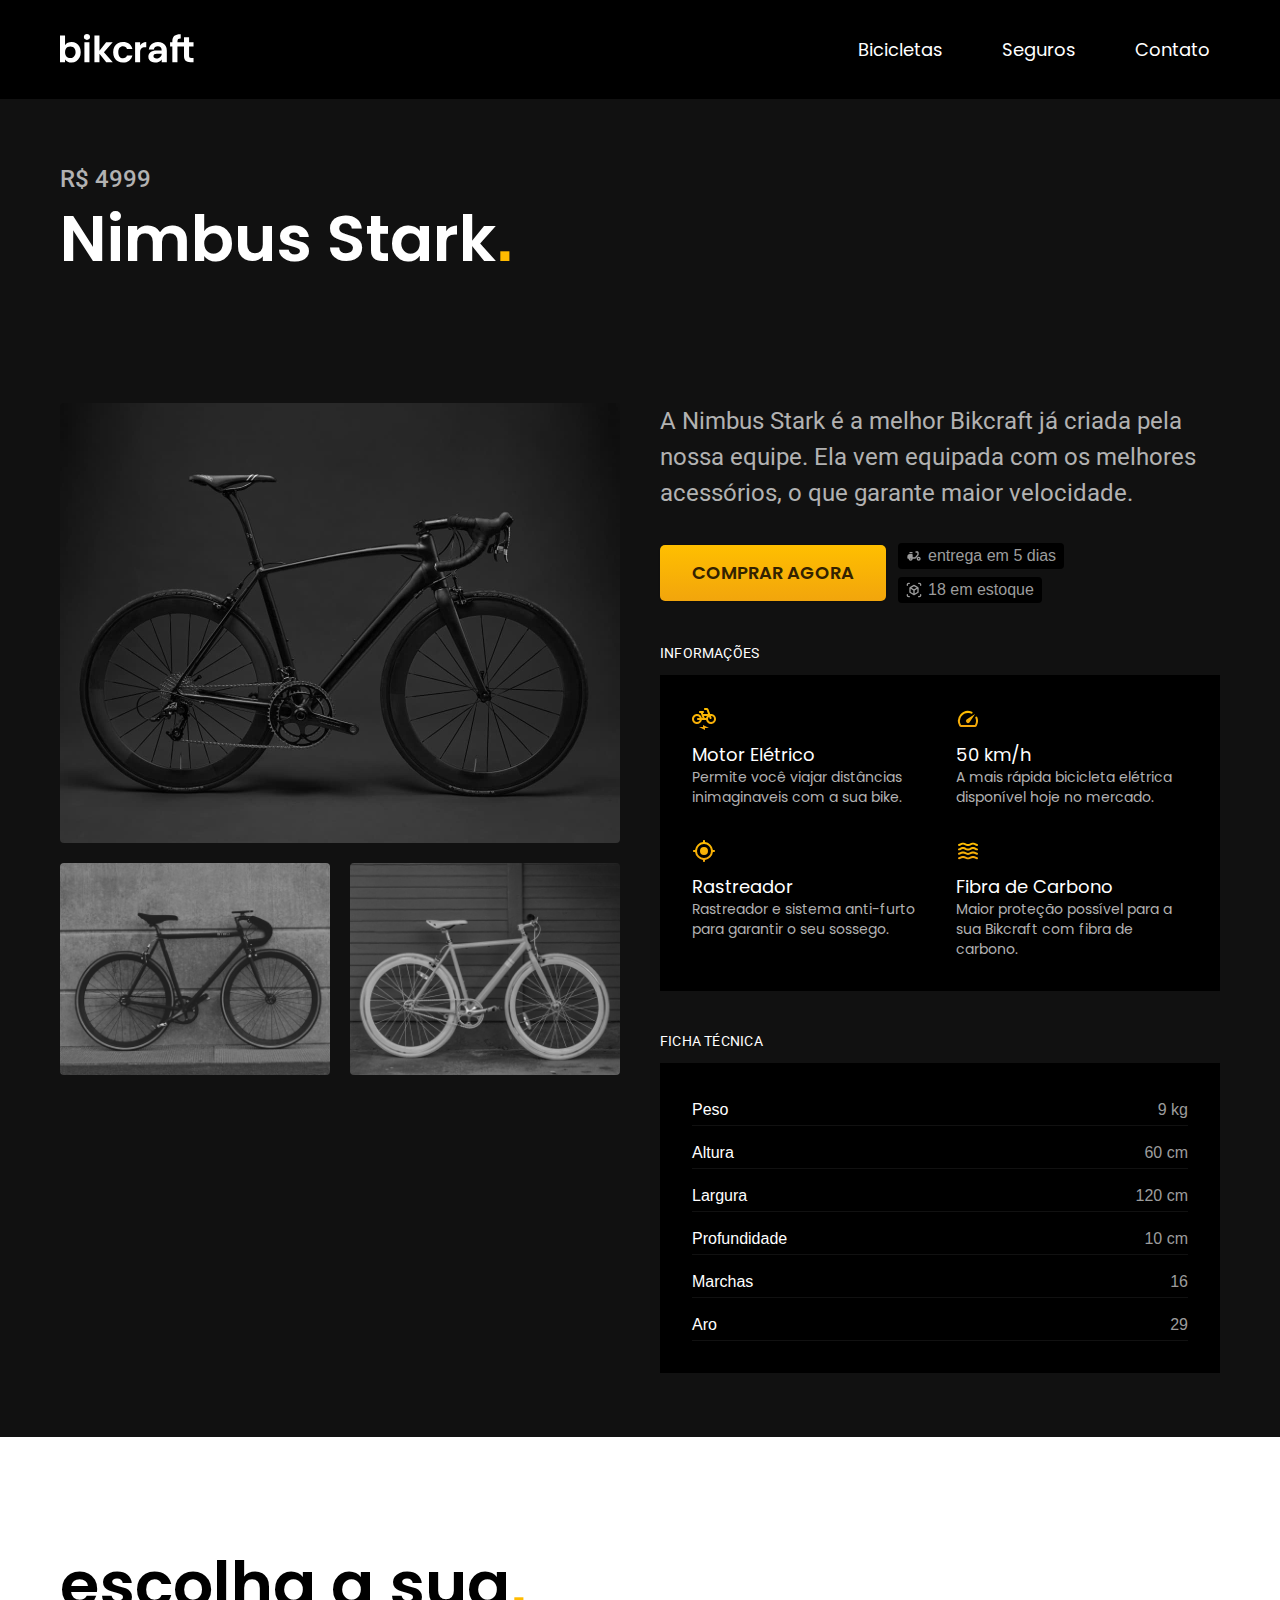
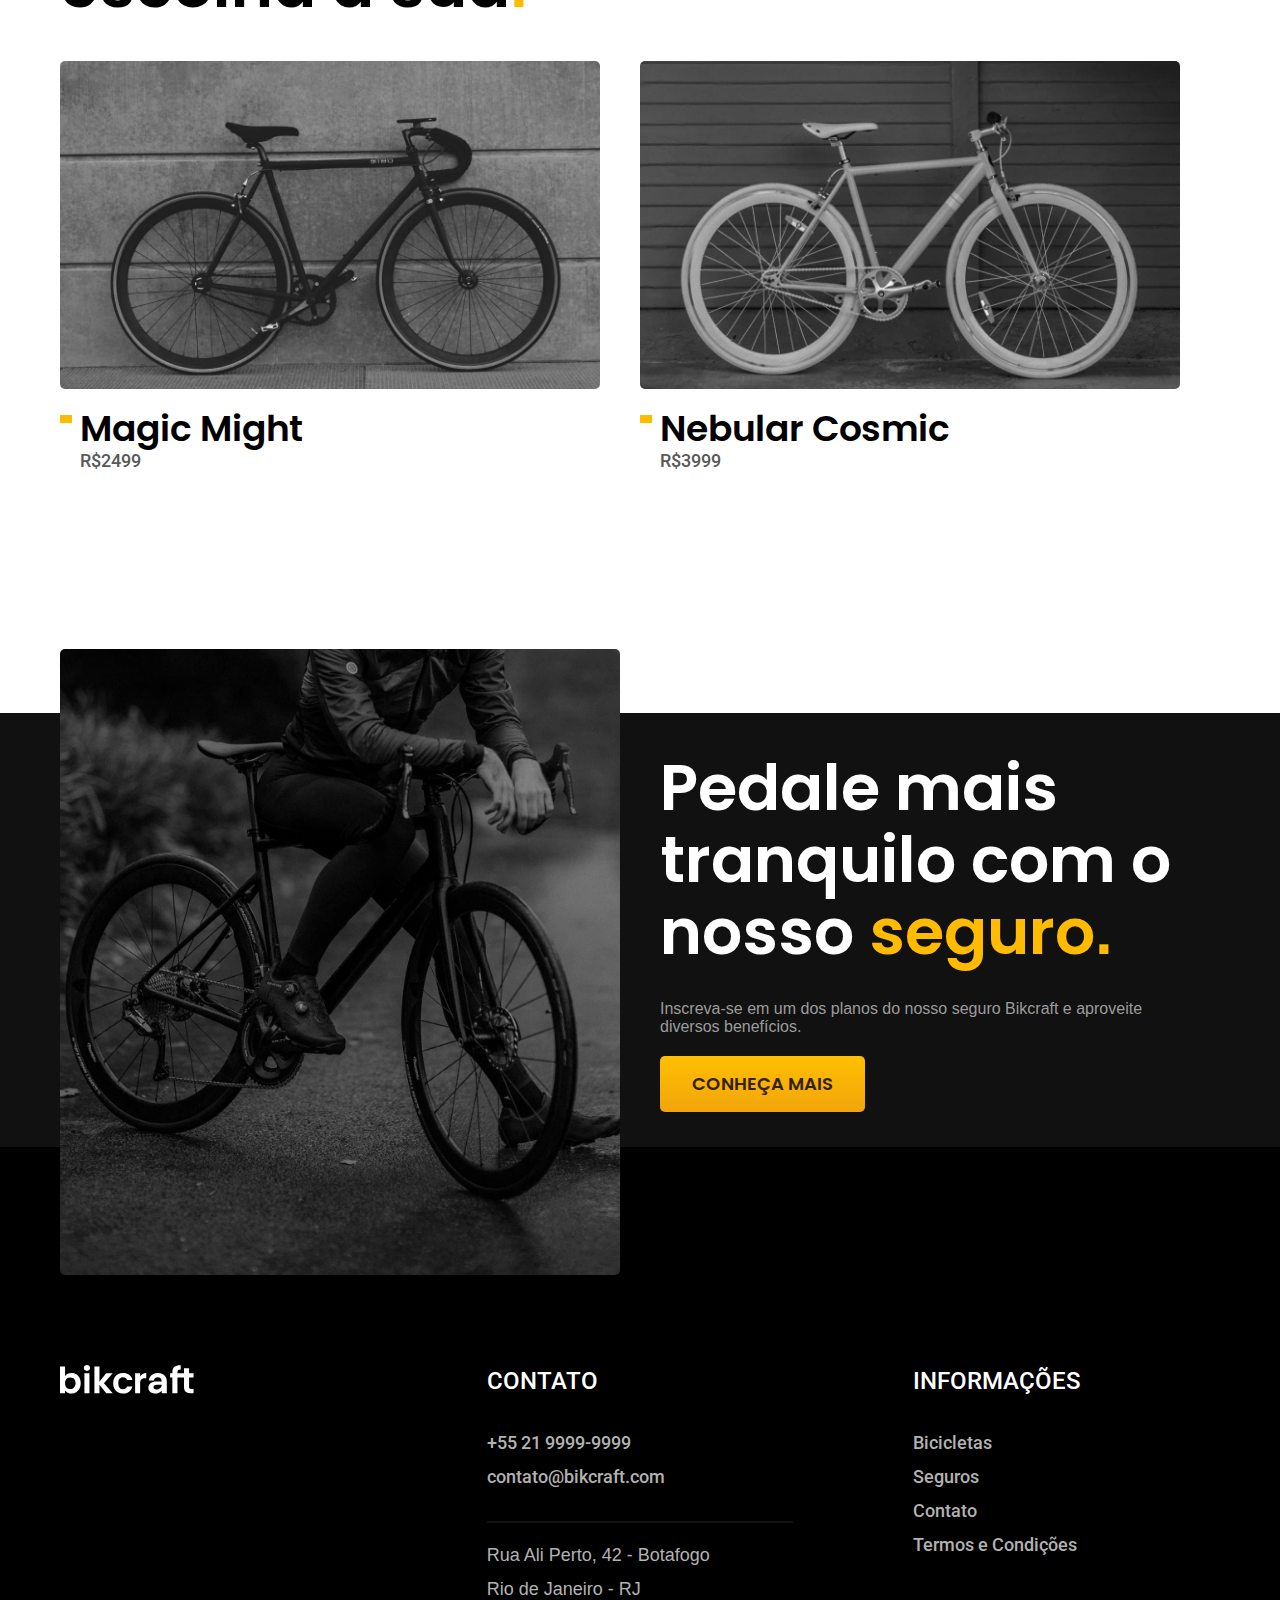
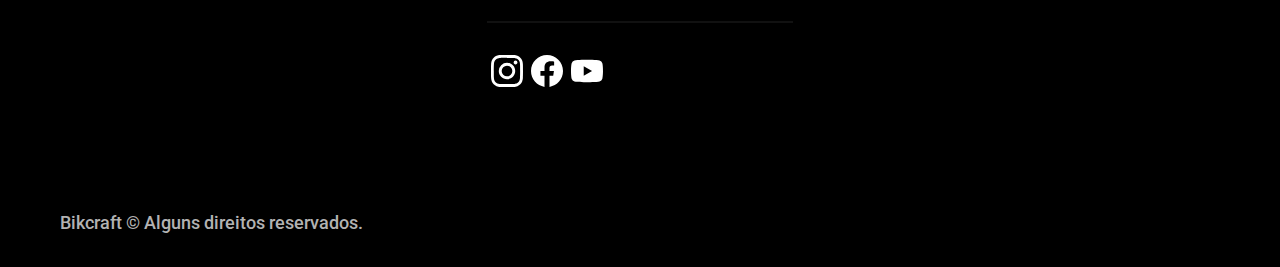
<file: bicicletas/nimbus.html>
<!DOCTYPE html>
<html lang="pt-br">

<head>
  <meta charset="UTF-8">
  <meta http-equiv="X-UA-Compatible" content="IE=edge">
  <meta name="viewport" content="width=device-width, initial-scale=1.0">
  <meta name="description" content="A bicicleta nimbus é o carro chefe da bikcraft, nela você encontra velocidade, a melhor tecnologia e performance que nossa loja pode oferecer, garanta já a sua.">
  <meta name="author" content="Luís Felipe Estevam">
  <link rel="shortcut icon" href="../img/favicon.svg" type="image/svg+xml" width="32" height="32">
  <link rel="preconnect" href="https://fonts.googleapis.com">
  <link rel="preconnect" href="https://fonts.gstatic.com" crossorigin>
  <link href="https://fonts.googleapis.com/css2?family=Poppins:wght@400;600&family=Roboto:wght@400;500&display=swap" rel="stylesheet">
  <link rel="preload" href="../estilos-gerais/style.css" as="style">
  <link rel="stylesheet" href="../estilos-gerais/style.css">
  <title>Nimbus Stark / Bikcraft</title>
  <script>document.documentElement.classList.add("js");</script>
</head>

<body>
  <header class="header c12-b">
    <div class="header-conteiner conteiner-base">
      <a href="../index.html"><img src="../img/bikcraft.svg" alt="bicicleta nimbus"></a>
      <nav aria-label="primaria">
        <ul class="header-menu">
          <li><a href="../bicicletas.html" class="header-links w">Bicicletas</a></li>
          <li><a href="../seguros-page.html" class="header-links w">Seguros</a></li>
          <li><a href="../contato.html" class="header-links w">Contato</a></li>
        </ul>
      </nav>
    </div>
  </header>
  <main>
    <section class="titulo-bikes c11-b" aria-label="titulo da pagina">
      <div class="conteiner-bike conteiner-base">
        <div class="titulo-page">
          <p class="c5">R$ 4999</p>
          <h1 class="w font-1-xxl">Nimbus Stark<span class="ponto p1">.</span></h1>
        </div>
      </div>
    </section>
    <article class="c11-b intro-bike">
      <div class="conteiner-bike conteiner-base">
        <div class="imagens-bike">
          <img src="../img/bicicleta/nimbus1.jpg" alt="Nimbus Stark" class="principal">
          <img src="../img/bicicleta/nimbus2.jpg" alt="Magic Migth">
          <img src="../img/bicicleta/nimbus3.jpg" alt="Nebular Cosmic">
        </div>
        <div class="conteudo-bike">
          <p class="font-2-l c5">A Nimbus Stark é a melhor Bikcraft já criada pela nossa equipe. Ela vem equipada com os melhores acessórios, o que garante maior velocidade.</p>
          <div class="comprar-bike">
            <a href="../orcamento.html?tipo=bikcraft&produto=nimbus" class="btn-bike p5 font-1-m-b">COMPRAR AGORA</a>
            <span class="info-compra c6"><img src="../img/icones/entrega.svg" alt="">entrega em 5 dias</span>
            <span class="info-compra c6"><img src="../img/icones/estoque.svg" alt="">18 em estoque</span>
          </div>
          <h2 class="font-1-xs w">INFORMAÇÕES</h2>
          <ul class="info-bike">
            <li>
              <img src="../img/icones/eletrica.svg" alt="">
              <h3 class="w font-1-m">Motor Elétrico</h3>
              <p class="font-2-xs c5">Permite você viajar distâncias inimaginaveis com a sua bike.</p>
            </li>
            <li>
              <img src="../img/icones/velocidade.svg" alt="">
              <h3 class="w font-1-m">50 km/h</h3>
              <p class="font-2-xs c5">A mais rápida bicicleta elétrica disponível hoje no mercado.</p>
            </li>
            <li>
              <img src="../img/icones/rastreador.svg" alt="">
              <h3 class="w font-1-m">Rastreador</h3>
              <p class="font-2-xs c5">Rastreador e sistema anti-furto para garantir o seu sossego.</p>
            </li>
            <li>
              <img src="../img/icones/carbono.svg" alt="">
              <h3 class="w font-1-m">Fibra de Carbono</h3>
              <p class="font-2-xs c5">Maior proteção possível para a sua Bikcraft com fibra de carbono.</p>
            </li>
          </ul>
          <h2 class="font-1-xs w">FICHA TÉCNICA</h2>
          <ul class="ficha-tecnica">
            <li class="w">Peso <span class="c6">9 kg</span></li>
            <li class="w">Altura <span class="c6">60 cm</span></li>
            <li class="w">Largura <span class="c6">120 cm</span></li>
            <li class="w">Profundidade <span class="c6">10 cm</span></li>
            <li class="w">Marchas <span class="c6">16</span></li>
            <li class="w">Aro <span class="c6">29</span></li>
          </ul>
        </div>
      </div>
    </article>
    <section class="escolha" aria-label="Escolha a sua">
      <div class="conteiner-escolha conteiner-base">
        <h2 class="c12 font-1-xxl">escolha a sua<span class="ponto p1">.</span></h2>
        <ul class="lista-bikes">
          <li>
            <a href="./magic.html" class="c12">
              <img src="../img/bicicletas/magic.jpg" alt="">
              <h3 class="nome-bikes font-1-xl">Magic Might</h3>
              <span class="preço-lista c8 font-2-m">R$2499</span>
            </a>
          </li>
          <li>
            <a href="./nebular.html" class="c12">
              <img src="../img/bicicletas/nebula.jpg" alt="">
              <h3 class="nome-bikes font-1-xl">Nebular Cosmic</h3>
              <span class="preço-lista c8 font-2-m">R$3999</span>
            </a>
          </li>
          <li>
        </ul>
      </div>
    </section>
    <article class="seguro-bike c11-b">
      <div class="conteiner-seguro-ap conteiner-base">
        <div class="imagem-seguros-dec">
          <img src="../img/fotos/seguros.jpg" alt="">
        </div>
        <div class="conteudo-seguro-ap">
          <h2 class="w font-1-xxl">Pedale mais tranquilo com o nosso <span class=" font-1-xxl p1">seguro</span><span class="ponto p1">.</span></h2>
          <p class="c6">Inscreva-se em um dos planos do nosso seguro Bikcraft e aproveite diversos benefícios.</p>
          <a href="../seguros-page.html" class="btn-bike p5 font-1-m-b">CONHEÇA MAIS</a>
        </div>
      </div>
    </article>
  </main>
  <footer class="footer">
    <div class="conteiner-footer conteiner-base">
      <div class="titulo-footer">
        <a href="../index.html"><img src="../img/bikcraft.svg" alt="bicicleta nimbus"></a>
      </div>
      <div class="contatos w">
        <h3 class="font-2-l-b">CONTATO</h3>
        <address class="contato">
          <a href="tel:+55 21 9999-9999" class="c5 font-2-m">+55 21 9999-9999</a>
          <a href="mailto:contato@bikcraft.com" class="c5 font-2-m">contato@bikcraft.com</a>
        </address>
        <div class="endereco c5 font-2-m">
          <p>Rua Ali Perto, 42 - Botafogo</p>
          <p>Rio de Janeiro - RJ</p>
        </div>
        <div class="social">
          <a href="#" title="instagram"><img src="../img/redes/instagram.svg" alt=""></a>
          <a href="#" title="facebook"><img src="../img/redes/facebook.svg" alt=""></a>
          <a href="#" title="youtube"><img src="../img/redes/youtube.svg" alt=""></a>
        </div>
      </div>
      <div class="informacoes">
        <h3 class="w font-2-l-b">INFORMAÇÕES</h3>
        <ul>
          <li><a href="../bicicletas.html" class="c5 font-2-m">Bicicletas</a></li>
          <li><a href="../seguros-page.html" class="c5 font-2-m">Seguros</a></li>
          <li><a href="../contato.html" class="c5 font-2-m">Contato</a></li>
          <li><a href="../termos.html" class="c5 font-2-m">Termos e Condições</a></li>
        </ul>
      </div>
      <div class="copyrigth">
        <p class="c5 font-2-m">Bikcraft © Alguns direitos reservados.</p>
      </div>
    </div>
  </footer>
  <script src="../script/script.js"></script>
</body>
</file>
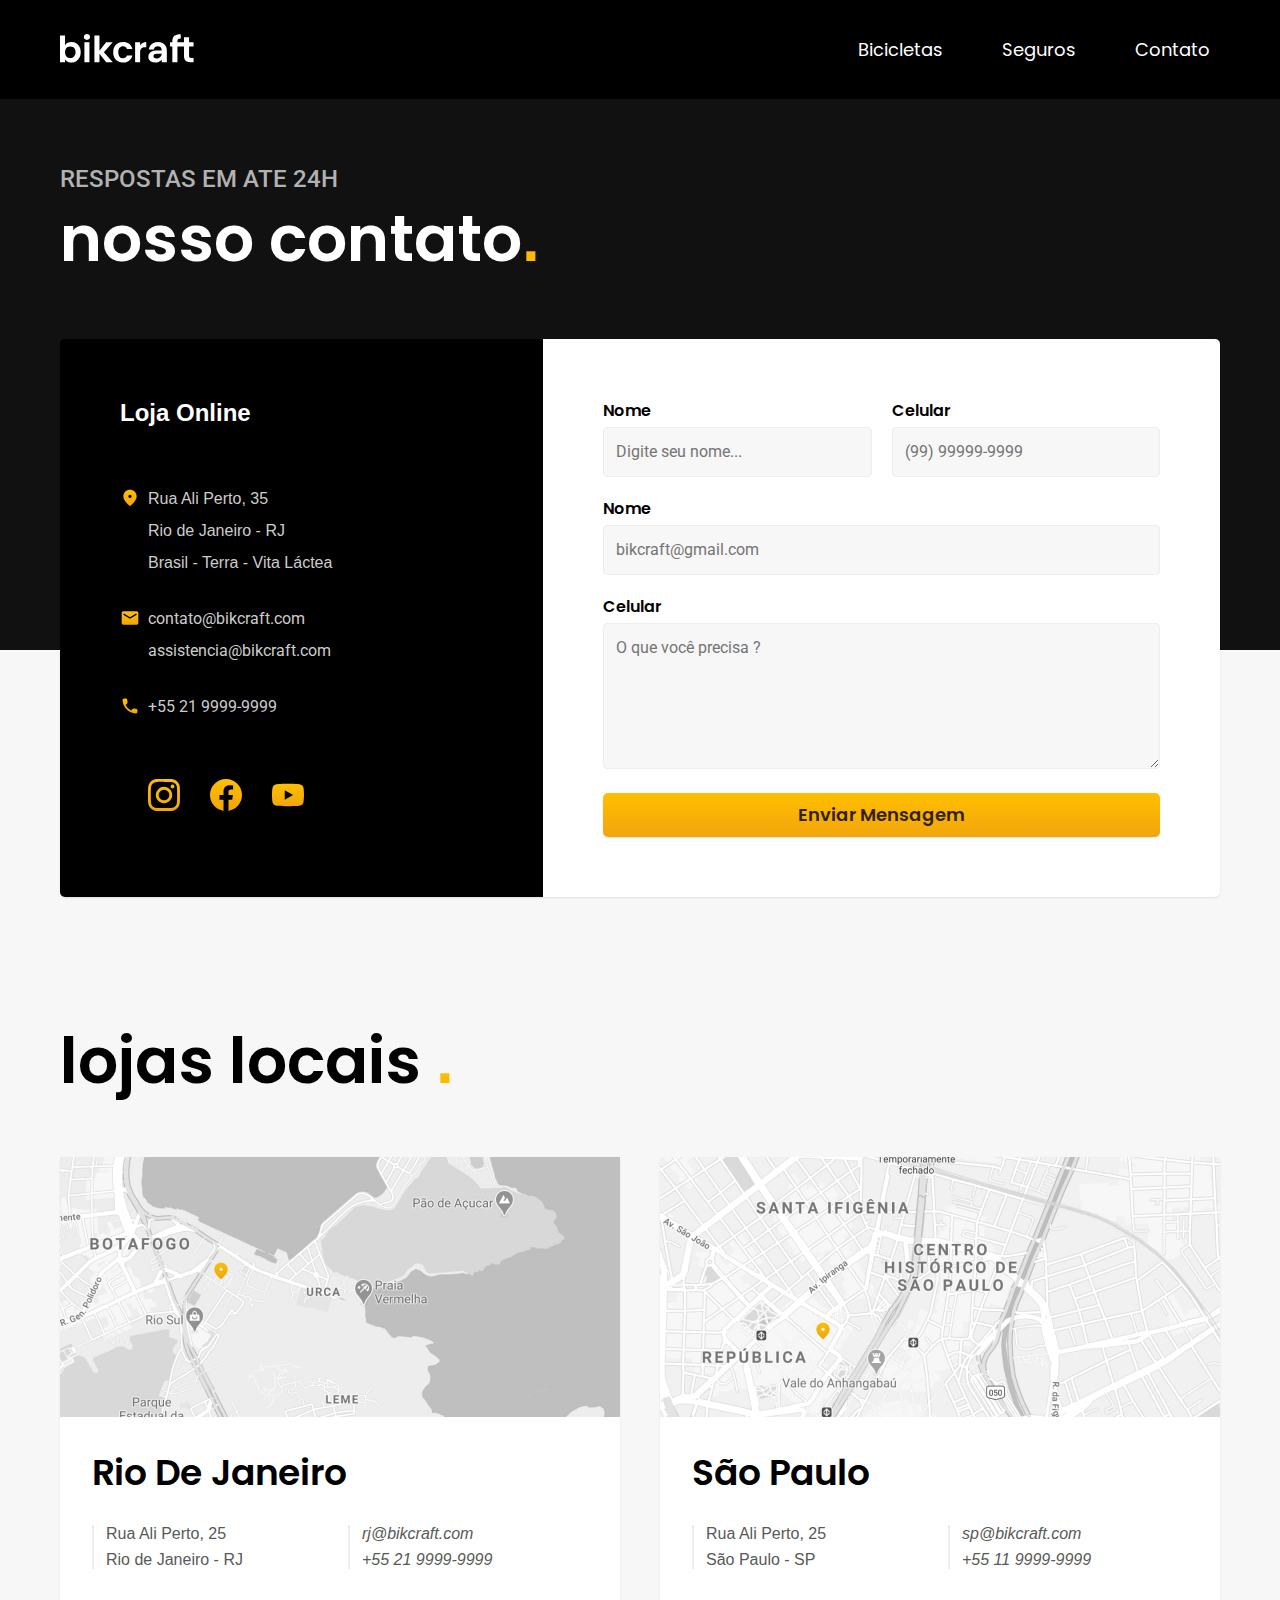
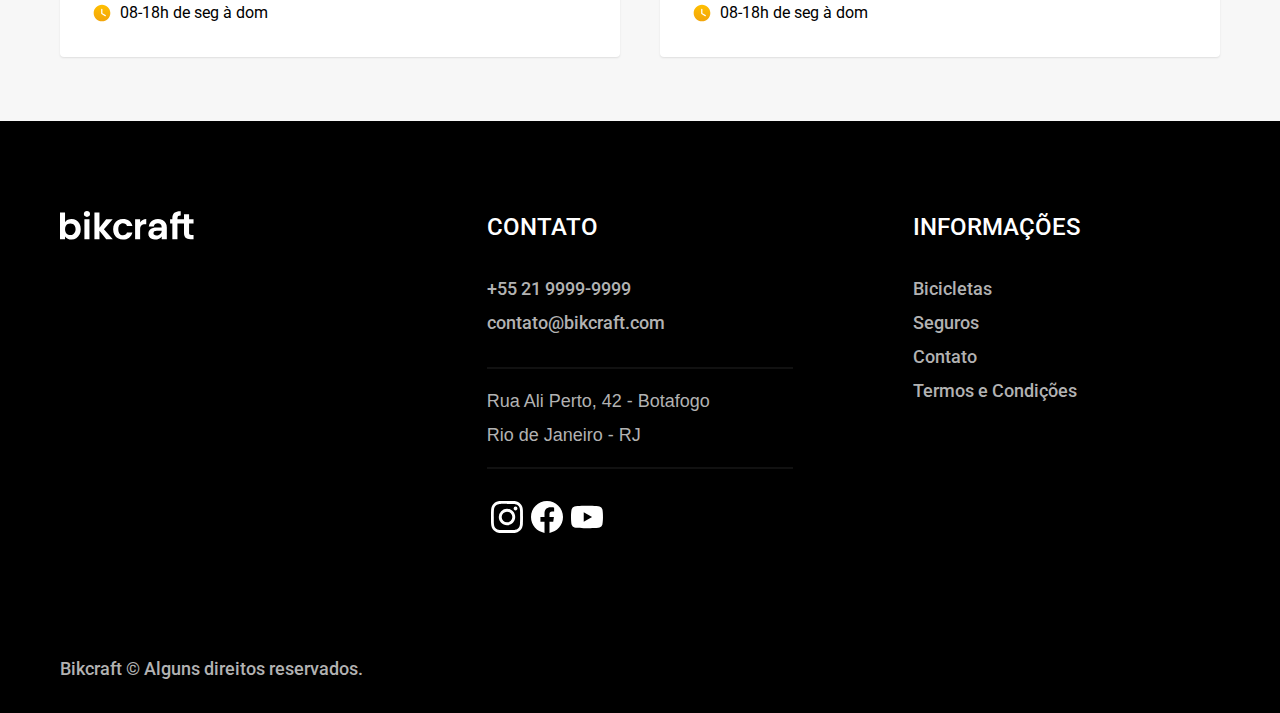
<file: contato/contato.html>
<!DOCTYPE html>
<html lang="pt-br">

<head>
  <meta charset="UTF-8">
  <meta http-equiv="X-UA-Compatible" content="IE=edge">
  <meta name="viewport" content="width=device-width, initial-scale=1.0">
  <meta name="description" content="Entre em contato conoco e tire suas duvidas">
  <meta name="author" content="Luís Felipe Estevam">
  <link rel="shortcut icon" href="../favicon.svg" type="image/x-icon">
  <link rel="preconnect" href="https://fonts.googleapis.com">
  <link rel="preconnect" href="https://fonts.gstatic.com" crossorigin>
  <link href="https://fonts.googleapis.com/css2?family=Poppins:wght@400;600&family=Roboto:wght@400;500&display=swap" rel="stylesheet">
  <link rel="stylesheet" href="../estilos-gerais/style.css">
  <title>Contatos / Bikcraft</title>
</head>

<body class="body">
  <header class="header c12-b">
    <div class="header-conteiner conteiner-base">
      <a href="../index.html"><img src="../img/bikcraft.svg" alt="home"></a>
      <nav aria-label="primaria">
        <ul class="header-menu">
          <li><a href="../bicicletas/bicicletas.html" class="header-links w">Bicicletas</a></li>
          <li><a href="../seguros/seguros-page.html" class="header-links w">Seguros</a></li>
          <li><a href="./contato.html" class="header-links w">Contato</a></li>
        </ul>
      </nav>
    </div>
  </header>
  <main>
    <section class="titulo-contatos c11-b" aria-label="titulo da pagina">
      <div class="conteiner-contatos conteiner-base">
        <div class="titulo-page">
          <p class="c5">RESPOSTAS EM ATE 24H</p>
          <h1 class="w font-1-xxl">nosso contato<span class="ponto p1">.</span></h1>
        </div>
    </section>
    <section class="info-contato" aria-label="contato-informações">
      <div class="contato-grid conteiner-base">
        <div class="info-contatos">
          <h2 class="w">Loja Online</h2>
          <div class="contato-endereco font-2-s c4">
            <p>Rua Ali Perto, 35</p>
            <p>Rio de Janeiro - RJ</p>
            <p>Brasil - Terra - Vita Láctea</p>
          </div>
          <address class="contato-meios">
            <a href="mailto:contato@bikcraft.com" class="font-2-s c4">contato@bikcraft.com</a>
            <a href="mailto:assistencia@bikcraft.com" class="font-2-s c4">assistencia@bikcraft.com</a>
            <a href="tel:+55 21 9999-9999" class="font-2-s c4">+55 21 9999-9999</a>
          </address>
          <div class="social-contato">
            <a href="#" title="instagram"><img src="../img/redes/instagram-p.svg" alt=""></a>
            <a href="#" title="facebook"><img src="../img/redes/facebook-p.svg" alt=""></a>
            <a href="#" title="youtube"><img src="../img/redes/youtube-p.svg" alt=""></a>
          </div>
        </div>
        <div class="formulario">
          <form action="./contato.html" class="form">
            <div class="nome">
              <label for="nome">Nome</label>
              <input type="text" id="nome" name="nome" placeholder="Digite seu nome...">
            </div>
            <div class="telefone">
              <label for="telefone">Celular</label>
              <input type="text" id="telefone" name="telefone" placeholder="(99) 99999-9999">
            </div>
            <div class="email col2">
              <label for="email">Nome</label>
              <input type="email" id="email" name="email" placeholder="bikcraft@gmail.com" required>
            </div>
            <div class="mensagem col2">
              <label for="mensagem">Celular</label>
              <textarea rows="5" id="mensagem" name="mensagem" placeholder="O que você precisa ?"></textarea>
            </div>
            <button class="btn-enviar p5 font-1-m-b col2" type="submit">Enviar Mensagem</button>
          </form>
        </div>
      </div>
    </section>
    <article class="lojas conteiner-base">
      <h2 class="font-1-xxl c12">lojas locais <span class="ponto p1">.</span></h2>
      <div class="loja-card">
        <img src="../img/lojas/rj.jpg" alt="mapa marcando o endereço em Rua Ali Perto, 25 - RJ">
        <div class="lojas-conteudos">
          <h3 class="font-1-xl">Rio De Janeiro</h3>
          <div class="lojas-dados">
            <p class="c8">Rua Ali Perto, 25</p>
            <p class="c8">Rio de Janeiro - RJ</p>
          </div>
          <address class="lojas-dados">
            <a href="mailto:rj@bikcraft.com" class="c8">rj@bikcraft.com</a>
            <a href="tel:+55 21 9999-9999" class="c8">+55 21 9999-9999</a>
          </address>
          <p class="atendimento font-2-s"><img src="../img/icones/horario.svg" alt=""> 08-18h de seg à dom</p>
        </div>
      </div>
      <div class="loja-card">
        <img src="../img/lojas/sp.jpg" alt="mapa marcando o endereço em Rua Ali Perto, 25 - SP">
        <div class="lojas-conteudos">
          <h3 class="font-1-xl">São Paulo</h3>
          <div class="lojas-dados">
            <p class="c8">Rua Ali Perto, 25</p>
            <p class="c8">São Paulo - SP</p>
          </div>
          <address class="lojas-dados">
            <a href="mailto:sp@bikcraft.com" class="c8">sp@bikcraft.com</a>
            <a href="tel:+55 11 9999-9999 class=" class="c8">+55 11 9999-9999</a>
          </address>
          <p class="atendimento font-2-s"><img src="../img/icones/horario.svg" alt=""> 08-18h de seg à dom</p>
        </div>
      </div>
    </article>
  </main>
  <footer class="footer">
    <div class="conteiner-footer conteiner-base">
      <div class="titulo-footer">
        <a href="../index.html"><img src="../img/bikcraft.svg" alt="bicicleta nimbus"></a>
      </div>
      <div class="contatos w">
        <h3 class="font-2-l-b">CONTATO</h3>
        <address class="contato">
          <a href="tel:+55 21 9999-9999" class="c5 font-2-m">+55 21 9999-9999</a>
          <a href="mailto:contato@bikcraft.com" class="c5 font-2-m">contato@bikcraft.com</a>
        </address>
        <div class="endereco c5 font-2-m">
          <p>Rua Ali Perto, 42 - Botafogo</p>
          <p>Rio de Janeiro - RJ</p>
        </div>
        <div class="social">
          <a href="#" title="instagram"><img src="../img/redes/instagram.svg" alt=""></a>
          <a href="#" title="facebook"><img src="../img/redes/facebook.svg" alt=""></a>
          <a href="#" title="youtube"><img src="../img/redes/youtube.svg" alt=""></a>
        </div>
      </div>
      <div class="informacoes">
        <h3 class="w font-2-l-b">INFORMAÇÕES</h3>
        <ul>
          <li><a href="../bicicletas/bicicletas.html" class="c5 font-2-m">Bicicletas</a></li>
          <li><a href="../seguros/seguros-page.html" class="c5 font-2-m">Seguros</a></li>
          <li><a href="./contato.html" class="c5 font-2-m">Contato</a></li>
          <li><a href="../termos/termos.html" class="c5 font-2-m">Termos e Condições</a></li>
        </ul>
      </div>
      <div class="copyrigth">
        <p class="c5 font-2-m">Bikcraft © Alguns direitos reservados.</p>
      </div>
    </div>
  </footer>
</body>

</html>
</file>
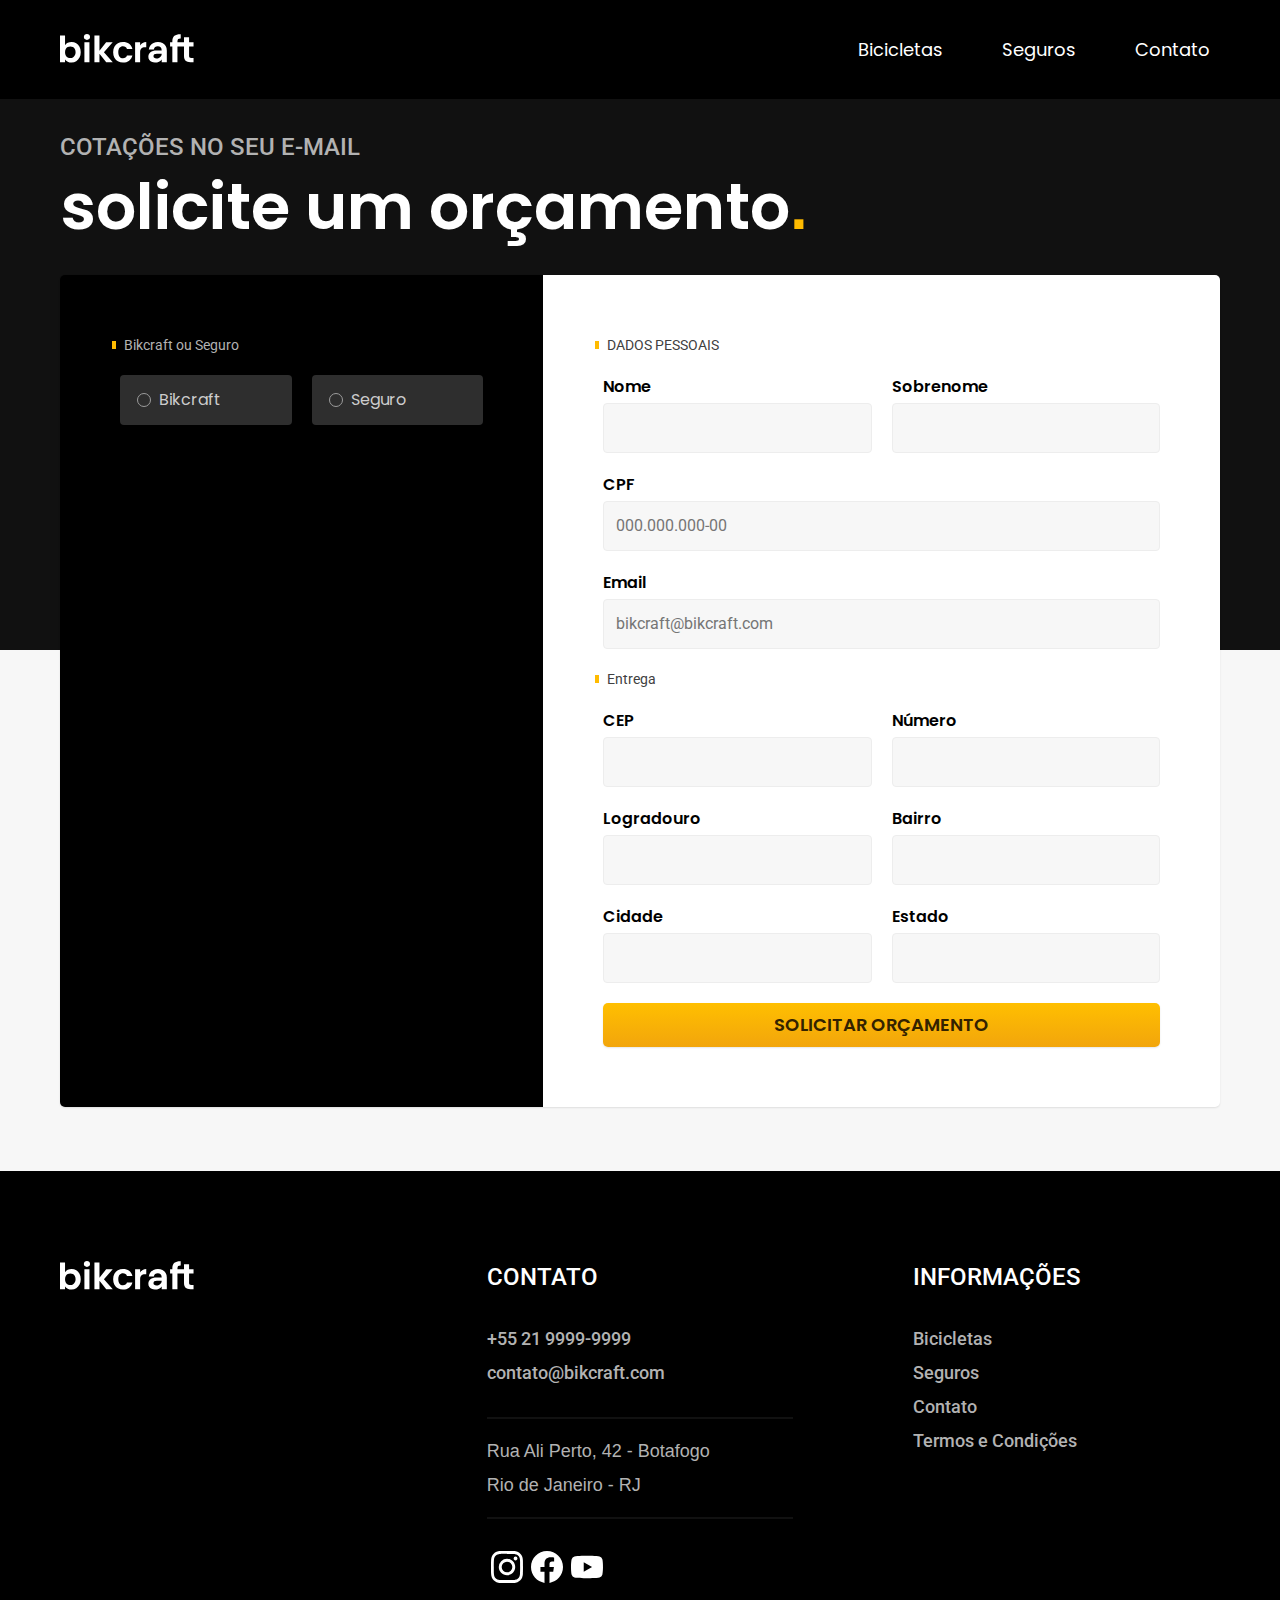
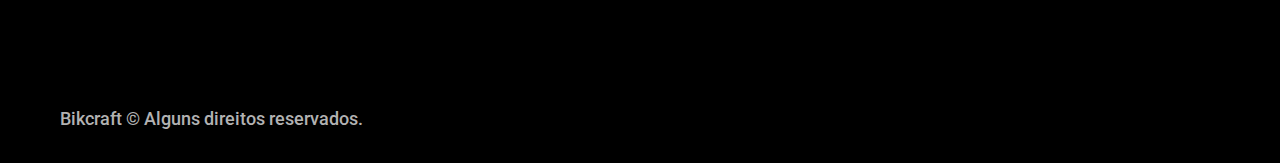
<file: orcamento/orcamento.html>
<!DOCTYPE html>
<html lang="pt-br">

<head>
  <meta charset="UTF-8">
  <meta http-equiv="X-UA-Compatible" content="IE=edge">
  <meta name="viewport" content="width=device-width, initial-scale=1.0">
  <meta name="description" content="Faça seu orçamento e garanta a sua bikcraft">
  <meta name="author" content="Luís Felipe Estevam">
  <link rel="shortcut icon" href="../favicon.svg" type="image/x-icon">
  <link rel="preconnect" href="https://fonts.googleapis.com">
  <link rel="preconnect" href="https://fonts.gstatic.com" crossorigin>
  <link href="https://fonts.googleapis.com/css2?family=Poppins:wght@400;600&family=Roboto:wght@400;500&display=swap" rel="stylesheet">
  <link rel="stylesheet" href="../estilos-gerais/style.css">
  <title>Orçamento / Bikcraft</title>
</head>

<body id="orcamento">
  <header class="header c12-b">
    <div class="header-conteiner conteiner-base">
      <a href="../index.html"><img src="../img/bikcraft.svg" alt="bicicleta nimbus"></a>
      <nav aria-label="primaria">
        <ul class="header-menu">
          <li><a href="../bicicletas/bicicletas.html" class="header-links w">Bicicletas</a></li>
          <li><a href="../seguros/seguros-page.html" class="header-links w">Seguros</a></li>
          <li><a href="../contato/contato.html" class="header-links w">Contato</a></li>
        </ul>
      </nav>
    </div>
  </header>
  <main>
    <section class="titulo-orcamento c11-b" aria-label="orçamento">
      <div class="conteiner-orcamento conteiner-base">
        <div class="titulo-page">
          <p class="c5">COTAÇÕES NO SEU E-MAIL</p>
          <h1 class="w font-1-xxl">solicite um orçamento<span class="ponto p1">.</span></h1>
        </div>
      </div>
    </section>
    <section class="formularios-orcamento">
      <form class="orcamento conteiner-base" action="./">
        <div class="orcamento-produto">
          <h2 class="font-1-xs c5">Bikcraft ou Seguro</h2>

          <input type="radio" name="tipo" value="bikecraft" id="bikcraft">
          <label for="bikcraft">Bikcraft</label>

          <input type="radio" name="tipo" value="seguro" id="seguro">
          <label for="seguro">Seguro</label>

          <div class="orcamento-conteudo aparecer" id="orcamento-bikcraft">
            <h2 class="font-1-xs w">Escolha a sua (BIKCRAFT)</h2>

            <input type="radio" name="produto" value="nimbus" id="nimbus">
            <label for="nimbus">Numbus Stark <span>R$4999</span></label>
            <div class="orcamento-detalhes">
              <ul class="font-1-xs c8">
                <li><img src="../img/icones/eletrica.svg" alt="">Motor Elétrico</li>
                <li><img src="../img/icones/velocidade.svg" alt="">50 km/h</li>
                <li><img src="../img/icones/carbono.svg" alt="">Fibra de Carbono</li>
                <li><img src="../img/icones/rastreador.svg" alt="">Rastreador</li>
              </ul>
              <img src="../img/bicicletas/nimbus.jpg" alt="Bicicleta Preta">
            </div>
            <input type="radio" name="produto" value="magic" id="magic">
            <label for="magic">Magic Migth <span>R$2499</span></label>
            <div class="orcamento-detalhes">
              <ul class="font-1-xs c8">
                <li><img src="../img/icones/eletrica.svg" alt="">Motor Elétrico</li>
                <li><img src="../img/icones/velocidade.svg" alt="">40 km/h</li>
                <li><img src="../img/icones/carbono.svg" alt="">Fibra de Carbono</li>
                <li><img src="../img/icones/rastreador.svg" alt="">Rastreador</li>
              </ul>
              <img src="../img/bicicletas/magic.jpg" alt="Bicicleta Preta">
            </div>
            <input type="radio" name="produto" value="nebula" id="nebula">
            <label for="nebula">Nebula Cosmic <span>R$3999</span></label>
            <div class="orcamento-detalhes">
              <ul class="font-1-xs c8">
                <li><img src="../img/icones/eletrica.svg" alt="">Motor Elétrico</li>
                <li><img src="../img/icones/velocidade.svg" alt="">45 km/h</li>
                <li><img src="../img/icones/carbono.svg" alt="">Fibra de Carbono</li>
                <li><img src="../img/icones/rastreador.svg" alt="">Rastreador</li>
              </ul>
              <img src="../img/bicicletas/nebula.jpg" alt="Bicicleta Branca">
            </div>
          </div>

          <div class="orcamento-conteudo" id="orcamento-seguros">
            <h2 class="font-1-xs w">Escolha o Plano</h2>

            <input type="radio" name="produto" value="prata" id="prata">
            <label for="prata">Prata <span>R$199 / mês</span></label>

            <input type="radio" name="produto" value="ouro" id="ouro">
            <label for="ouro">Ouro <span>R$299 / mês</span></label>
          </div>
        </div>

        <div class="orcamento-dados form">
          <h2 class="font-1-xs c9 col2">DADOS PESSOAIS</h2>
          <div class="nome">
            <label for="nome">Nome</label>
            <input type="text" id="nome" name="nome">
          </div>
          <div class="sobrenome">
            <label for="sobrenome">Sobrenome</label>
            <input type="text" id="sobrenome" name="sobrenome">
          </div>
          <div class="cpf col2">
            <label for="cpf">CPF</label>
            <input type="text" id="cpf" name="cpf" placeholder="000.000.000-00">
          </div>
          <div class="email col2">
            <label for="email">Email</label>
            <input type="email" id="email" name="email" placeholder="bikcraft@bikcraft.com" required>
          </div>
          <h2 class="font-1-xs c9 col2">Entrega</h2>
          <div class="cep">
            <label for="cep">CEP</label>
            <input type="text" id="cep" name="cep">
          </div>
          <div class="numero">
            <label for="numero">Número</label>
            <input type="text" id="numero" name="numero">
          </div>
          <div class="logradouro">
            <label for="logradouro">Logradouro</label>
            <input type="text" id="logradouro" name="logradouro">
          </div>
          <div class="bairro">
            <label for="bairro">Bairro</label>
            <input type="text" id="bairro" name="bairro">
          </div>
          <div class="cidade">
            <label for="cidade">Cidade</label>
            <input type="text" id="cidade" name="cidade">
          </div>
          <div class="estado">
            <label for="estado">Estado</label>
            <input type="text" id="estado" name="estado">
          </div>
          <button class="btn-enviar p5 font-1-m-b col2" type="submit">SOLICITAR ORÇAMENTO</button>
        </div>
      </form>
      </div>
    </section>
  </main>
  <footer class="footer">
    <div class="conteiner-footer conteiner-base">
      <div class="titulo-footer">
        <a href="../index.html"><img src="../img/bikcraft.svg" alt="bicicleta nimbus"></a>
      </div>
      <div class="contatos w">
        <h3 class="font-2-l-b">CONTATO</h3>
        <address class="contato">
          <a href="tel:+55 21 9999-9999" class="c5 font-2-m">+55 21 9999-9999</a>
          <a href="mailto:contato@bikcraft.com" class="c5 font-2-m">contato@bikcraft.com</a>
        </address>
        <div class="endereco c5 font-2-m">
          <p>Rua Ali Perto, 42 - Botafogo</p>
          <p>Rio de Janeiro - RJ</p>
        </div>
        <div class="social">
          <a href="#" title="instagram"><img src="../img/redes/instagram.svg" alt=""></a>
          <a href="#" title="facebook"><img src="../img/redes/facebook.svg" alt=""></a>
          <a href="#" title="youtube"><img src="../img/redes/youtube.svg" alt=""></a>
        </div>
      </div>
      <div class="informacoes">
        <h3 class="w font-2-l-b">INFORMAÇÕES</h3>
        <ul>
          <li><a href="../bicicletas/bicicletas.html" class="c5 font-2-m">Bicicletas</a></li>
          <li><a href="../seguros/seguros-page.html" class="c5 font-2-m">Seguros</a></li>
          <li><a href="../contato/contato.html" class="c5 font-2-m">Contato</a></li>
          <li><a href="../termos/termos.html" class="c5 font-2-m">Termos e Condições</a></li>
        </ul>
      </div>
      <div class="copyrigth">
        <p class="c5 font-2-m">Bikcraft © Alguns direitos reservados.</p>
      </div>
    </div>
  </footer>
</body>

</html>
</file>
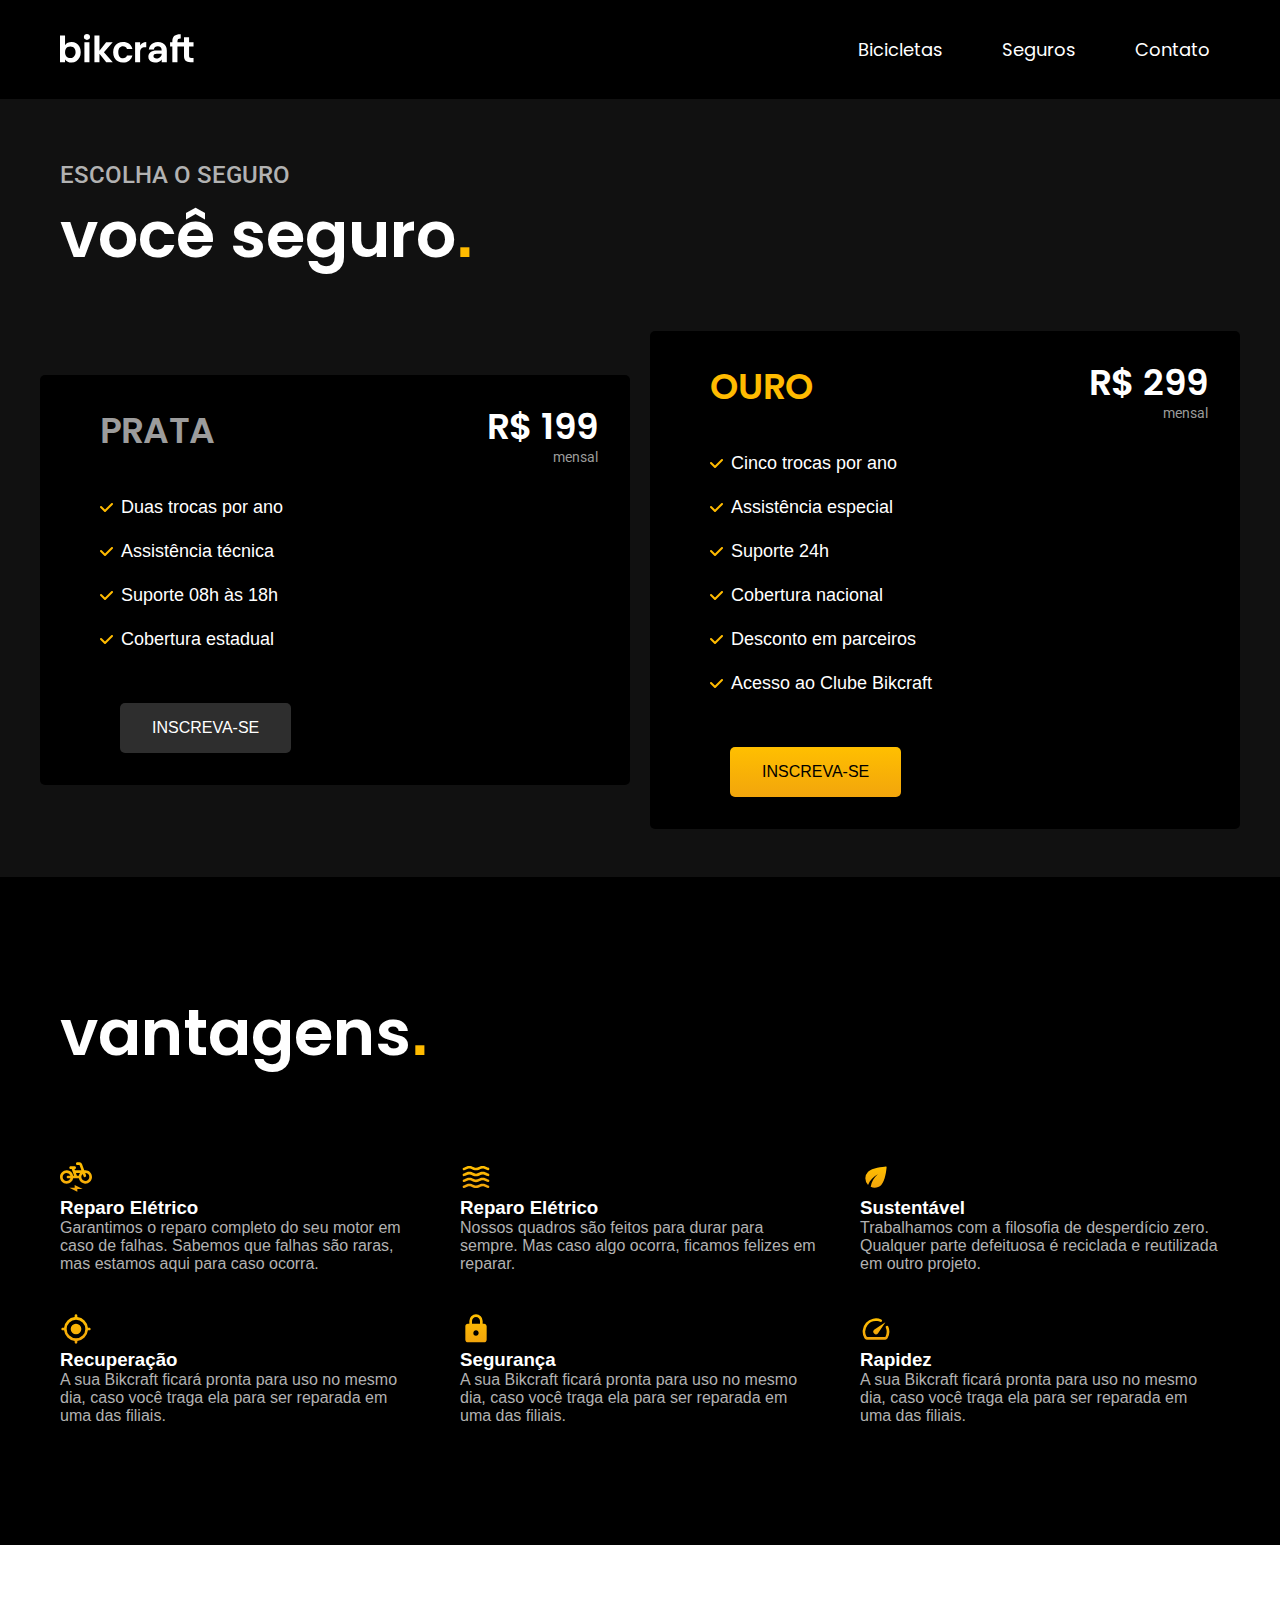
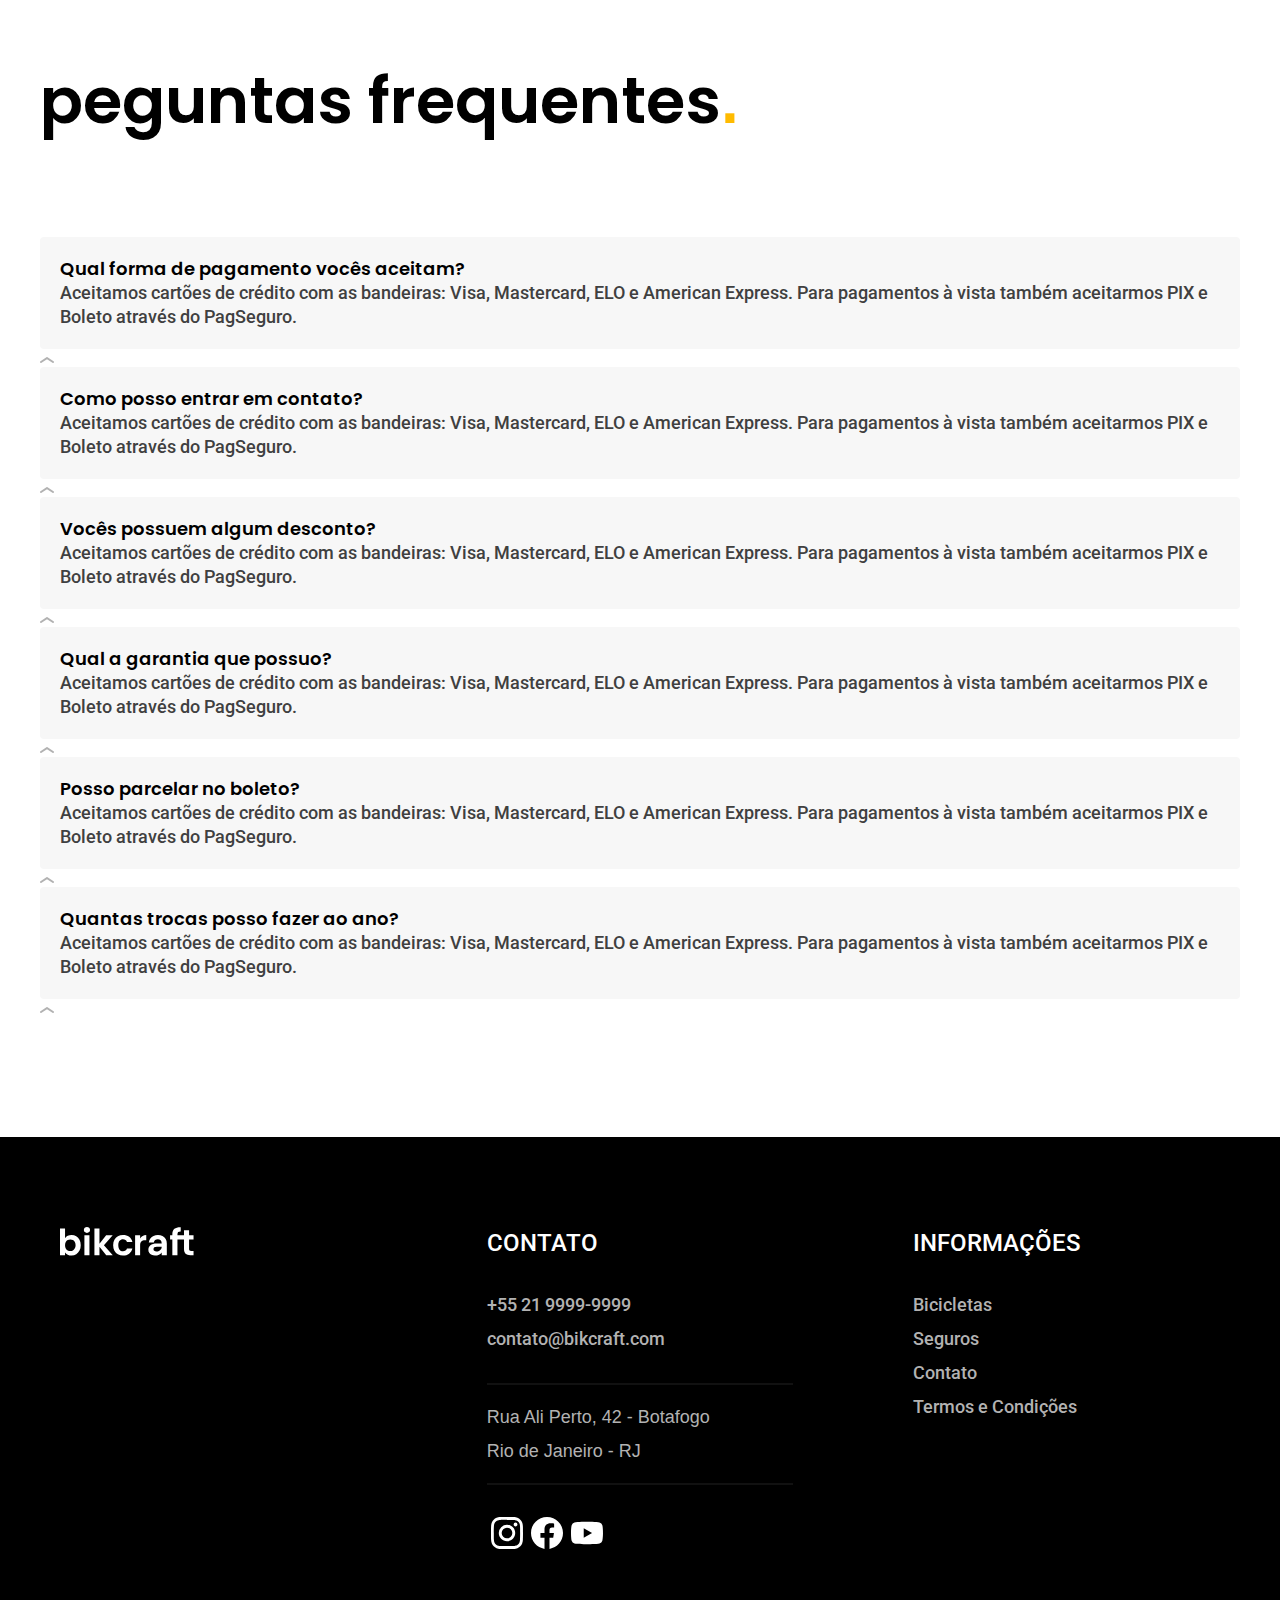
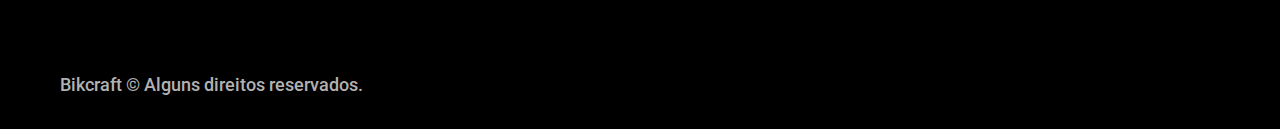
<file: seguros/seguros-page.html>
<!DOCTYPE html>
<html lang="pt-br">

<head>
  <meta charset="UTF-8">
  <meta http-equiv="X-UA-Compatible" content="IE=edge">
  <meta name="viewport" content="width=device-width, initial-scale=1.0">
  <meta name="description" content="As melhores condições para sua segurança">
  <meta name="author" content="Luís Felipe Estevam">
  <link rel="shortcut icon" href="../favicon.svg" type="image/x-icon">
  <link rel="preconnect" href="https://fonts.googleapis.com">
  <link rel="preconnect" href="https://fonts.gstatic.com" crossorigin>
  <link href="https://fonts.googleapis.com/css2?family=Poppins:wght@400;600&family=Roboto:wght@400;500&display=swap" rel="stylesheet">
  <link rel="stylesheet" href="../estilos-gerais/style.css">
  <title>Seguros / Bikcraft</title>
</head>

<body>
  <header class="header c12-b">
    <div class="header-conteiner conteiner-base">
      <a href="../index.html"><img src="../img/bikcraft.svg" alt="bicicleta nimbus"></a>
      <nav aria-label="primaria">
        <ul class="header-menu">
          <li><a href="../bicicletas/bicicletas.html" class="header-links w">Bicicletas</a></li>
          <li><a href="../seguros/seguros-page.html" class="header-links w">Seguros</a></li>
          <li><a href="../contato/contato.html" class="header-links w">Contato</a></li>
        </ul>
      </nav>
    </div>
  </header>
  <main>
    <section class="titulo-seguros c11-b" aria-label="titulo da pagina">
      <div class="conteiner-termos conteiner-base">
        <div class="titulo-page">
          <p class="c5">ESCOLHA O SEGURO</p>
          <h1 class="w font-1-xxl">você seguro<span class="ponto p1">.</span></h1>
        </div>
      </div>
    </section>
    <section class="seguros seguros-page" aria-label="seguros">
      <div class="conteiner-seguros conteiner-base">
        <div class="card c12-b">
          <h3 class="font-1-p c6">PRATA</h3>
          <span class="font-1-xl w">R$ 199<span class="font-1-xs c6">mensal</span></span>
          <ul class="lista-vantagens">
            <li class="font-2-m w"><img src="../img/icones/lista.svg" alt="">
              <p>Duas trocas por ano</p>
            </li>
            <li class="font-2-m w"><img src="../img/icones/lista.svg" alt="">
              <p>Assistência técnica</p>
            </li>
            <li class="font-2-m w"><img src="../img/icones/lista.svg" alt="">
              <p>Suporte 08h às 18h</p>
            </li>
            <li class="font-2-m w"><img src="../img/icones/lista.svg" alt="">
              <p>Cobertura estadual</p>
            </li>
          </ul>
          <a href="" class="c10-b w">INSCREVA-SE</a>
        </div>
        <div class="card c12-b">
          <h3 class="font-1-p p1">OURO</h3>
          <span class="font-1-xl w">R$ 299<span class="font-1-xs c6">mensal</span></span>
          <ul class="lista-vantagens">
            <li class="font-2-m w"><img src="../img/icones/lista.svg" alt="">
              <p>Cinco trocas por ano</p>
            </li>
            <li class="font-2-m w"><img src="../img/icones/lista.svg" alt="">
              <p>Assistência especial</p>
            </li>
            <li class="font-2-m w"><img src="../img/icones/lista.svg" alt="">
              <p>Suporte 24h</p>
            </li>
            <li class="font-2-m w"><img src="../img/icones/lista.svg" alt="">
              <p>Cobertura nacional</p>
            </li>
            <li class="font-2-m w"><img src="../img/icones/lista.svg" alt="">
              <p>Desconto em parceiros</p>
            </li>
            <li class="font-2-m w"><img src="../img/icones/lista.svg" alt="">
              <p>Acesso ao Clube Bikcraft</p>
            </li>
          </ul>
          <a href="" class="ouro c12">INSCREVA-SE</a>
        </div>
      </div>
    </section>
    <article class="vantagens-seguros-page c12-b">
      <div class="conteiner-seguros-page conteiner-base">
        <h2 class="w font-1-xxl titulo-seguro">vantagens<span class="ponto p1">.</span></h2>
        <div class="cards-seguro">
          <ul class="lista-cards">
            <li>
              <div class="card-seguro-page">
                <img src="../img/icones/eletrica.svg" alt="">
                <h3 class="w">Reparo Elétrico</h3>
                <p class="c5">Garantimos o reparo completo do seu motor em caso de falhas. Sabemos que falhas são raras, mas estamos aqui para caso ocorra.</p>
              </div>
            </li>
            <li>
              <div class="card-seguro-page">
                <img src="../img/icones/carbono.svg" alt="">
                <h3 class="w">Reparo Elétrico</h3>
                <p class="c5">Nossos quadros são feitos para durar para sempre. Mas caso algo ocorra, ficamos felizes em reparar.</p>
              </div>
            </li>
            <li>
              <div class="card-seguro-page">
                <img src="../img/icones/sustentavel.svg" alt="">
                <h3 class="w">Sustentável</h3>
                <p class="c5">Trabalhamos com a filosofia de desperdício zero. Qualquer parte defeituosa é reciclada e reutilizada em outro projeto.</p>
              </div>
            </li>
            <li>
              <div class="card-seguro-page">
                <img src="../img/icones/rastreador.svg" alt="">
                <h3 class="w">Recuperação</h3>
                <p class="c5">A sua Bikcraft ficará pronta para uso no mesmo dia, caso você traga ela para ser reparada em uma das filiais.</p>
              </div>
            </li>
            <li>
              <div class="card-seguro-page">
                <img src="../img/icones/seguro.svg" alt="">
                <h3 class="w">Segurança</h3>
                <p class="c5">A sua Bikcraft ficará pronta para uso no mesmo dia, caso você traga ela para ser reparada em uma das filiais.</p>
              </div>
            </li>
            <li>
              <div class="card-seguro-page">
                <img src="../img/icones/velocidade.svg" alt="">
                <h3 class="w">Rapidez</h3>
                <p class="c5">A sua Bikcraft ficará pronta para uso no mesmo dia, caso você traga ela para ser reparada em uma das filiais.</p>
              </div>
            </li>
          </ul>
        </div>
      </div>
    </article>
    <section class="perguntas">
      <div class="conteiner-perguntas conteiner-base">
        <h1 class="c12 font-1-xxl titulo-perguntas">peguntas frequentes<span class="ponto p1">.</span></h1>
        <ul class="cards-perguntas">
          <li>
            <div class="texto-perguntas">
              <h3 class="font-1-m-b">Qual forma de pagamento vocês aceitam?</h1>
                <p class="font-2-m c9">Aceitamos cartões de crédito com as bandeiras: Visa, Mastercard, ELO e American Express. Para pagamentos à vista também aceitarmos PIX e Boleto através do PagSeguro.</p>
            </div>
            <div class="seta-abrir">
              <img src="../img/icones/seta-abrir.svg" alt="">
            </div>
          </li>
          <li>
            <div class="texto-perguntas">
              <h3 class="font-1-m-b">Como posso entrar em contato?</h1>
                <p class="font-2-m c9">Aceitamos cartões de crédito com as bandeiras: Visa, Mastercard, ELO e American Express. Para pagamentos à vista também aceitarmos PIX e Boleto através do PagSeguro.</p>
            </div>
            <div class="seta-abrir">
              <img src="../img/icones/seta-abrir.svg" alt="">
            </div>
          </li>
          <li>
            <div class="texto-perguntas">
              <h3 class="font-1-m-b">Vocês possuem algum desconto?</h1>
                <p class="font-2-m c9">Aceitamos cartões de crédito com as bandeiras: Visa, Mastercard, ELO e American Express. Para pagamentos à vista também aceitarmos PIX e Boleto através do PagSeguro.</p>
            </div>
            <div class="seta-abrir">
              <img src="../img/icones/seta-abrir.svg" alt="">
            </div>
          </li>
          <li>
            <div class="texto-perguntas">
              <h3 class="font-1-m-b">Qual a garantia que possuo?</h1>
                <p class="font-2-m c9">Aceitamos cartões de crédito com as bandeiras: Visa, Mastercard, ELO e American Express. Para pagamentos à vista também aceitarmos PIX e Boleto através do PagSeguro.</p>
            </div>
            <div class="seta-abrir">
              <img src="../img/icones/seta-abrir.svg" alt="">
            </div>
          </li>
          <li>
            <div class="texto-perguntas">
              <h3 class="font-1-m-b">Posso parcelar no boleto?</h1>
                <p class="font-2-m c9">Aceitamos cartões de crédito com as bandeiras: Visa, Mastercard, ELO e American Express. Para pagamentos à vista também aceitarmos PIX e Boleto através do PagSeguro.</p>
            </div>
            <div class="seta-abrir">
              <img src="../img/icones/seta-abrir.svg" alt="">
            </div>
          </li>
          <li>
            <div class="texto-perguntas">
              <h3 class="font-1-m-b">Quantas trocas posso fazer ao ano?</h1>
                <p class="font-2-m c9">Aceitamos cartões de crédito com as bandeiras: Visa, Mastercard, ELO e American Express. Para pagamentos à vista também aceitarmos PIX e Boleto através do PagSeguro.</p>
            </div>
            <div class="seta-abrir">
              <img src="../img/icones/seta-abrir.svg" alt="">
            </div>
          </li>
        </ul>
      </div>
    </section>
  </main>
  <footer class="footer">
    <div class="conteiner-footer conteiner-base">
      <div class="titulo-footer">
        <a href="../index.html"><img src="../img/bikcraft.svg" alt="bicicleta nimbus"></a>
      </div>
      <div class="contatos w">
        <h3 class="font-2-l-b">CONTATO</h3>
        <address class="contato">
          <a href="tel:+55 21 9999-9999" class="c5 font-2-m">+55 21 9999-9999</a>
          <a href="mailto:contato@bikcraft.com" class="c5 font-2-m">contato@bikcraft.com</a>
        </address>
        <div class="endereco c5 font-2-m">
          <p>Rua Ali Perto, 42 - Botafogo</p>
          <p>Rio de Janeiro - RJ</p>
        </div>
        <div class="social">
          <a href="#" title="instagram"><img src="../img/redes/instagram.svg" alt=""></a>
          <a href="#" title="facebook"><img src="../img/redes/facebook.svg" alt=""></a>
          <a href="#" title="youtube"><img src="../img/redes/youtube.svg" alt=""></a>
        </div>
      </div>
      <div class="informacoes">
        <h3 class="w font-2-l-b">INFORMAÇÕES</h3>
        <ul>
          <li><a href="../bicicletas/bicicletas.html" class="c5 font-2-m">Bicicletas</a></li>
          <li><a href="../seguros/seguros-page.html" class="c5 font-2-m">Seguros</a></li>
          <li><a href="../contato/contato.html" class="c5 font-2-m">Contato</a></li>
          <li><a href="../termos/termos.html" class="c5 font-2-m">Termos e Condições</a></li>
        </ul>
      </div>
      <div class="copyrigth">
        <p class="c5 font-2-m">Bikcraft © Alguns direitos reservados.</p>
      </div>
    </div>
  </footer>
</body>

</html>
</file>
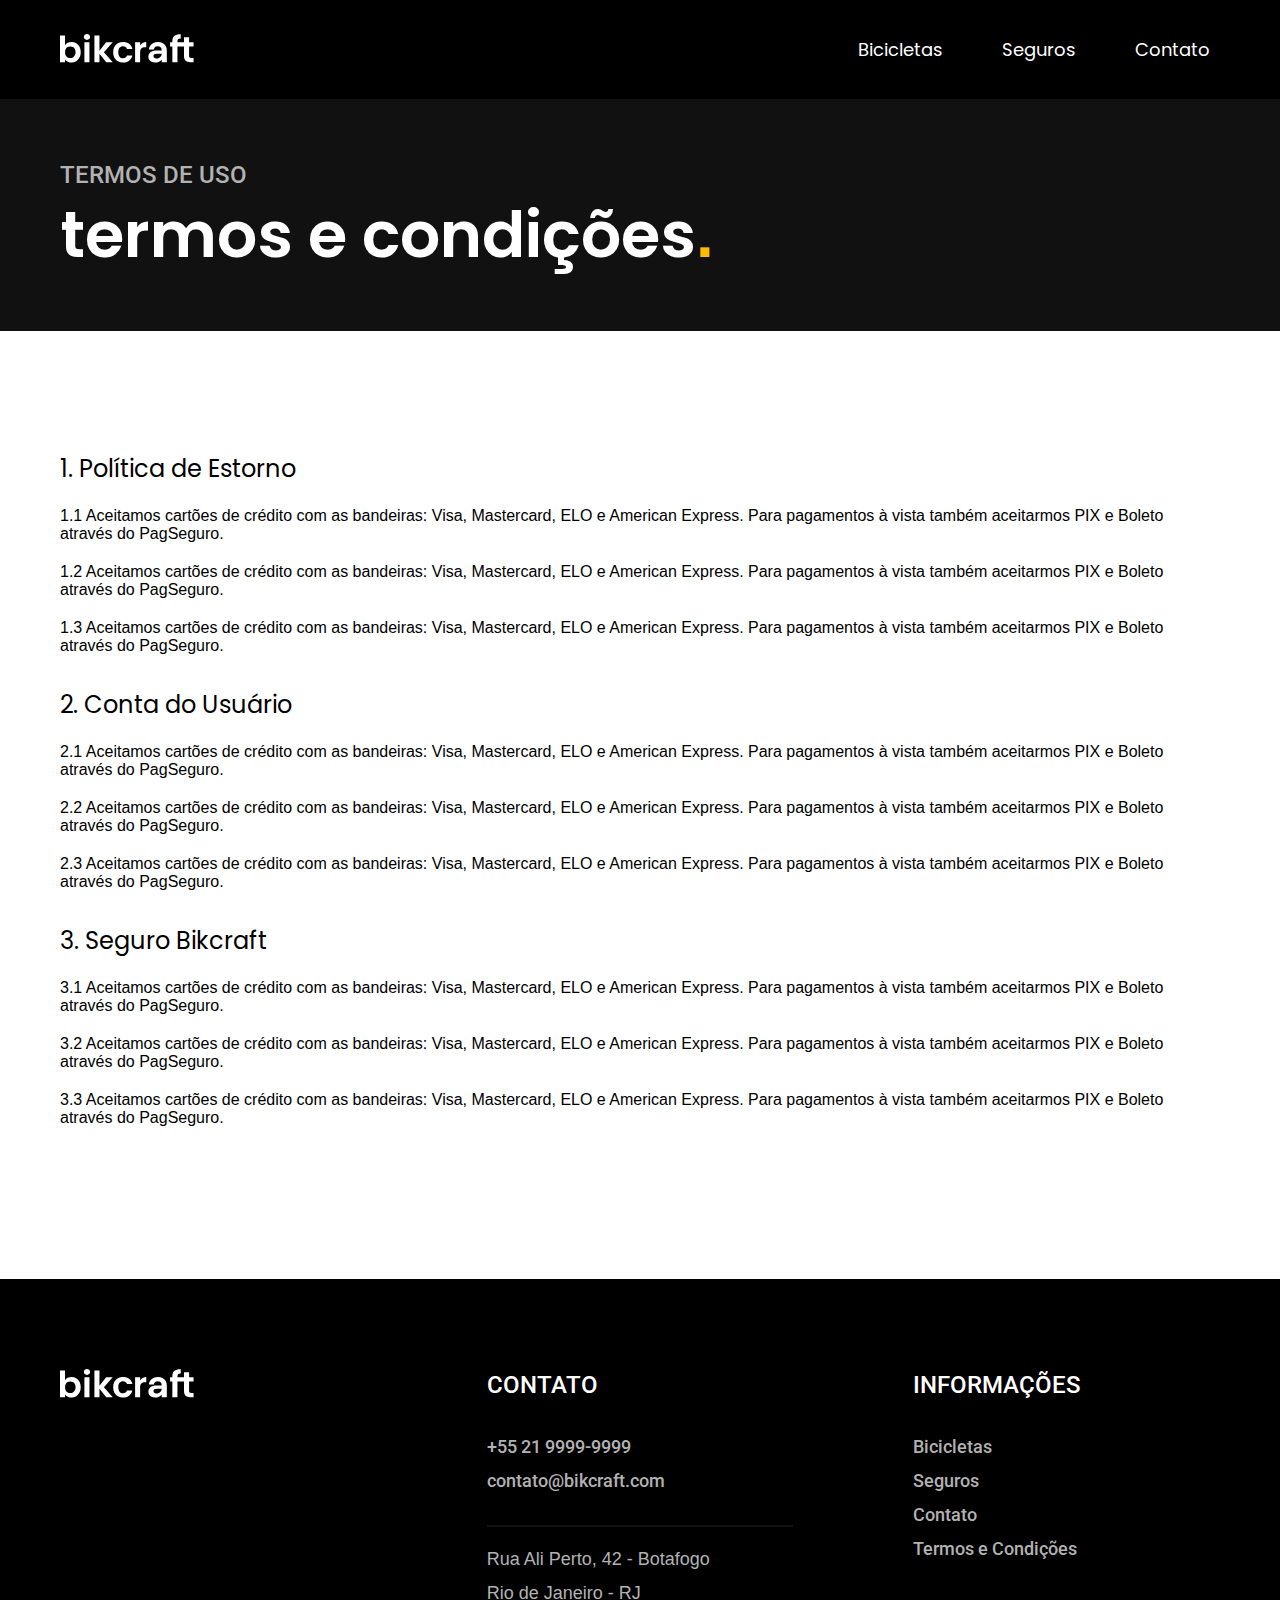
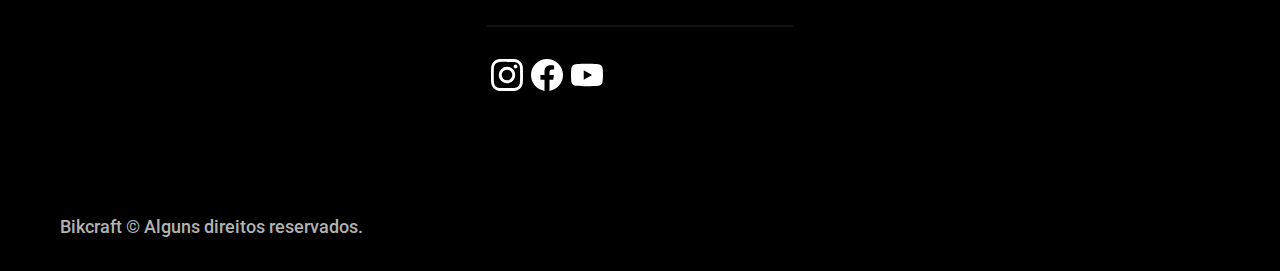
<file: termos/termos.html>
<!DOCTYPE html>
<html lang="pt-br">

<head>
  <meta charset="UTF-8">
  <meta http-equiv="X-UA-Compatible" content="IE=edge">
  <meta name="viewport" content="width=device-width, initial-scale=1.0">
  <meta name="description" content="Termos e condições da bikcraft">
  <meta name="author" content="Luís Felipe Estevam">
  <link rel="shortcut icon" href="../favicon.svg" type="image/x-icon">
  <link rel="preconnect" href="https://fonts.googleapis.com">
  <link rel="preconnect" href="https://fonts.gstatic.com" crossorigin>
  <link href="https://fonts.googleapis.com/css2?family=Poppins:wght@400;600&family=Roboto:wght@400;500&display=swap" rel="stylesheet">
  <link rel="stylesheet" href="../estilos-gerais/style.css">
  <title>Termos e Condições / Bikcraft</title>
</head>

<body>
  <header class="header c12-b">
    <div class="header-conteiner conteiner-base">
      <a href="../index.html"><img src="../img/bikcraft.svg" alt="bicicleta nimbus"></a>
      <nav aria-label="primaria">
        <ul class="header-menu">
          <li><a href="../bicicletas/bicicletas.html" class="header-links w">Bicicletas</a></li>
          <li><a href="../seguros/seguros-page.html" class="header-links w">Seguros</a></li>
          <li><a href="../contato/contato.html" class="header-links w">Contato</a></li>
        </ul>
      </nav>
    </div>
  </header>

  <main>
    <section class="titulo-termos c11-b" aria-label="termos e condições">
      <div class="conteiner-termos conteiner-base">
        <div class="titulo-page">
          <p class="c5">TERMOS DE USO</p>
          <h1 class="w font-1-xxl">termos e condições<span class="ponto p1">.</span></h1>
        </div>
      </div>
    </section>
    <section class="termos">
      <div class="conteiner-lista conteiner-base">
        <ul class="lista-termos">
          <li>
            <h2 class="font-1-l">1. Política de Estorno</h2>
          </li>
          <li>
            <p>1.1 Aceitamos cartões de crédito com as bandeiras: Visa, Mastercard, ELO e American Express. Para pagamentos à vista também aceitarmos PIX e Boleto através do PagSeguro.</p>
          </li>
          <li>
            <p>
              1.2 Aceitamos cartões de crédito com as bandeiras: Visa, Mastercard, ELO e American Express. Para pagamentos à vista também aceitarmos PIX e Boleto através do PagSeguro.</p>
          </li>
          <li>
            <p>1.3 Aceitamos cartões de crédito com as bandeiras: Visa, Mastercard, ELO e American Express. Para pagamentos à vista também aceitarmos PIX e Boleto através do PagSeguro.</p>
          </li>
        </ul>
        <ul class="lista-termos">
          <li>
            <h2 class="font-1-l">2. Conta do Usuário</h2>
          </li>
          <li>
            <p>2.1 Aceitamos cartões de crédito com as bandeiras: Visa, Mastercard, ELO e American Express. Para pagamentos à vista também aceitarmos PIX e Boleto através do PagSeguro.</p>
          </li>
          <li>
            <p>
              2.2 Aceitamos cartões de crédito com as bandeiras: Visa, Mastercard, ELO e American Express. Para pagamentos à vista também aceitarmos PIX e Boleto através do PagSeguro.</p>
          </li>
          <li>
            <p>2.3 Aceitamos cartões de crédito com as bandeiras: Visa, Mastercard, ELO e American Express. Para pagamentos à vista também aceitarmos PIX e Boleto através do PagSeguro.</p>
          </li>
        </ul>
        <ul class="lista-termos">
          <li>
            <h2 class="font-1-l">3. Seguro Bikcraft</h2>
          </li>
          <li>
            <p>3.1 Aceitamos cartões de crédito com as bandeiras: Visa, Mastercard, ELO e American Express. Para pagamentos à vista também aceitarmos PIX e Boleto através do PagSeguro.</p>
          </li>
          <li>
            <p>
              3.2 Aceitamos cartões de crédito com as bandeiras: Visa, Mastercard, ELO e American Express. Para pagamentos à vista também aceitarmos PIX e Boleto através do PagSeguro.</p>
          </li>
          <li>
            <p>3.3 Aceitamos cartões de crédito com as bandeiras: Visa, Mastercard, ELO e American Express. Para pagamentos à vista também aceitarmos PIX e Boleto através do PagSeguro.</p>
          </li>
        </ul>
      </div>
    </section>
  </main>

  <footer class="footer">
    <div class="conteiner-footer conteiner-base">
      <div class="titulo-footer">
        <a href="../index.html"><img src="../img/bikcraft.svg" alt="bicicleta nimbus"></a>
      </div>
      <div class="contatos w">
        <h3 class="font-2-l-b">CONTATO</h3>
        <address class="contato">
          <a href="tel:+55 21 9999-9999" class="c5 font-2-m">+55 21 9999-9999</a>
          <a href="mailto:contato@bikcraft.com" class="c5 font-2-m">contato@bikcraft.com</a>
        </address>
        <div class="endereco c5 font-2-m">
          <p>Rua Ali Perto, 42 - Botafogo</p>
          <p>Rio de Janeiro - RJ</p>
        </div>
        <div class="social">
          <a href="#" title="instagram"><img src="../img/redes/instagram.svg" alt=""></a>
          <a href="#" title="facebook"><img src="../img/redes/facebook.svg" alt=""></a>
          <a href="#" title="youtube"><img src="../img/redes/youtube.svg" alt=""></a>
        </div>
      </div>
      <div class="informacoes">
        <h3 class="w font-2-l-b">INFORMAÇÕES</h3>
        <ul>
          <li><a href="../bicicletas/bicicletas.html" class="c5 font-2-m">Bicicletas</a></li>
          <li><a href="../seguros/seguros-page.html" class="c5 font-2-m">Seguros</a></li>
          <li><a href="../contato/contato.html" class="c5 font-2-m">Contato</a></li>
          <li><a href="./termos.html" class="c5 font-2-m">Termos e Condições</a></li>
        </ul>
      </div>
      <div class="copyrigth">
        <p class="c5 font-2-m">Bikcraft © Alguns direitos reservados.</p>
      </div>
    </div>
  </footer>
</body>

</html>
</file>
<file: estilos-gerais/style.css>
@import url("./global.css");
@import url("../home/header.css");
@import url("../home/intro-home.css");
@import url("../home/lista-modelos.css");
@import url("../home/tecnologias.css");
@import url("../home/parceiros.css");
@import url("../home/depoimento.css");
@import url("../home/seguros.css");
@import url("../home/footer.css");
@import url("../termos/termos.css");
@import url("../bicicletas/bicicletas.css");
@import url("../seguros/seguros-page.css");
@import url("../bicicletas/bikes-style.css");
@import url("../contato/contato.css");
@import url("./formulario.css");
@import url("../orcamento/orcamento.css");
@import url("./animacao.css");
</file>
